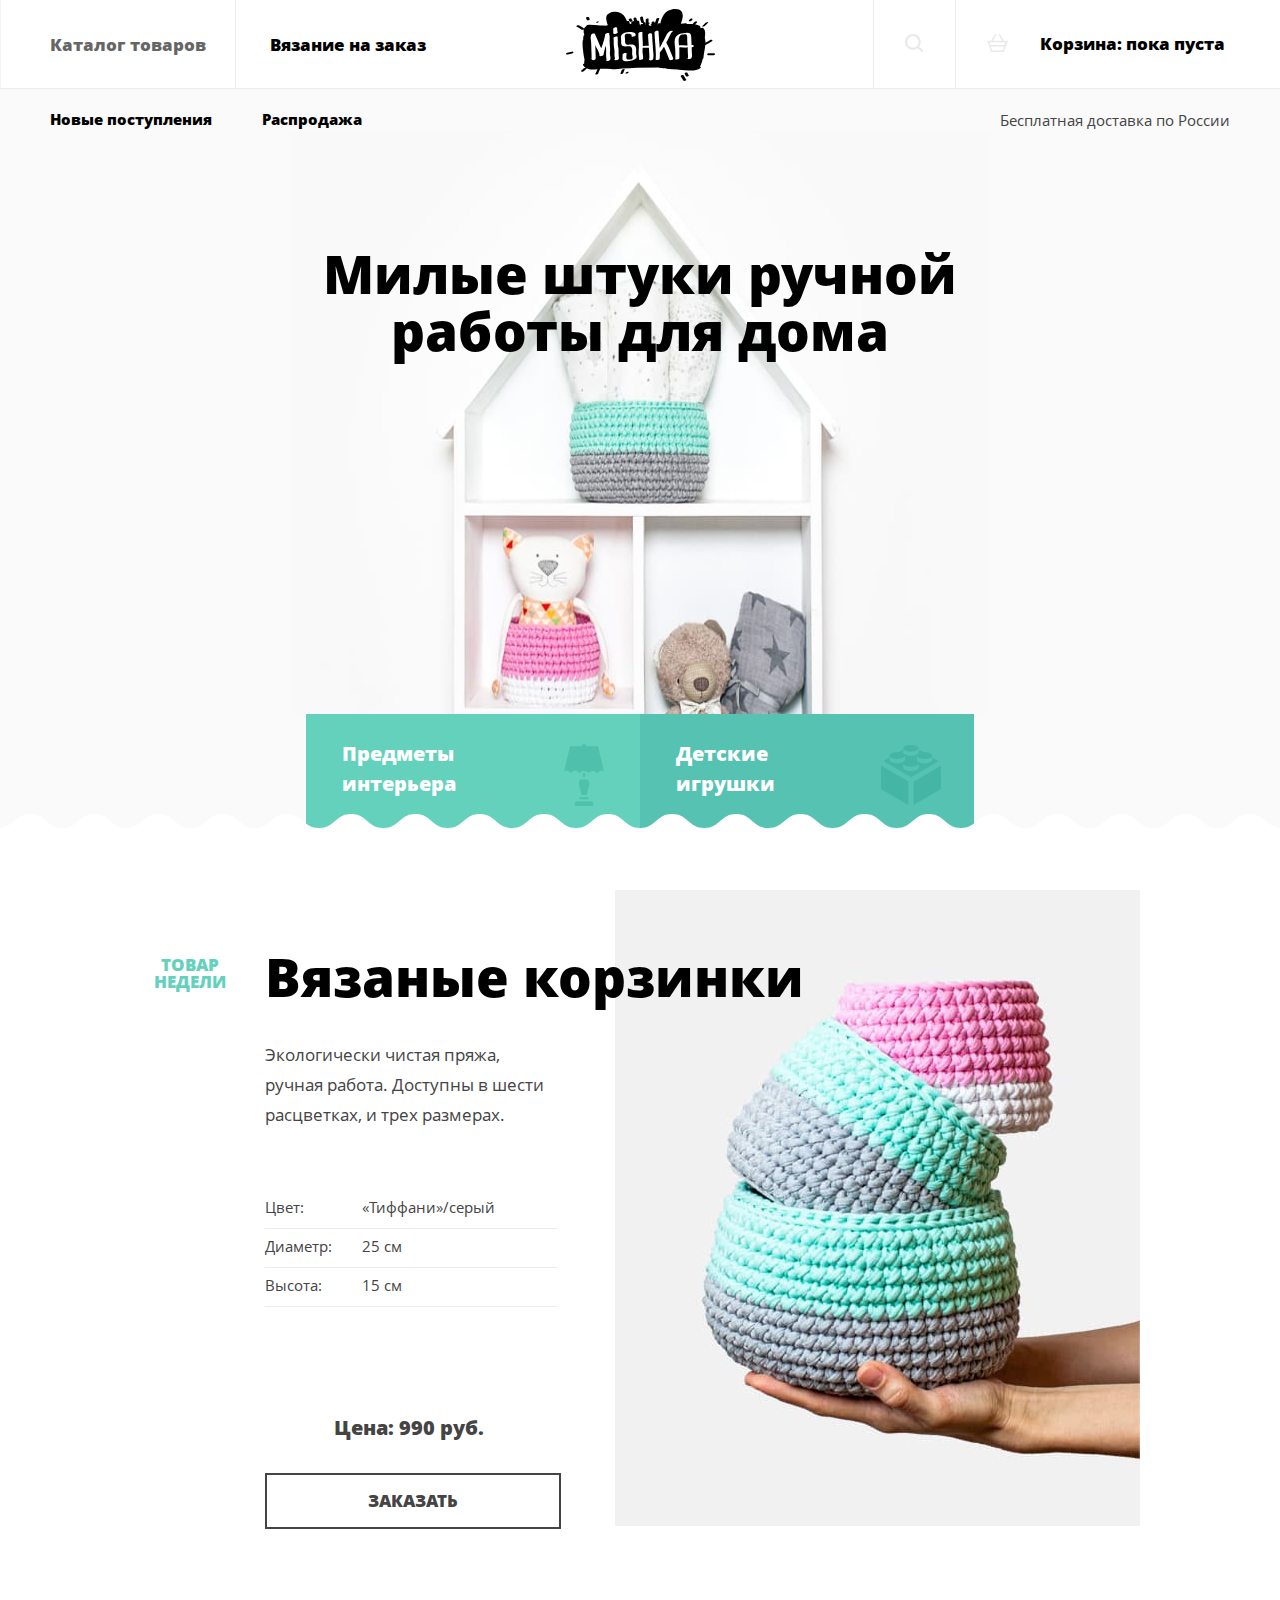
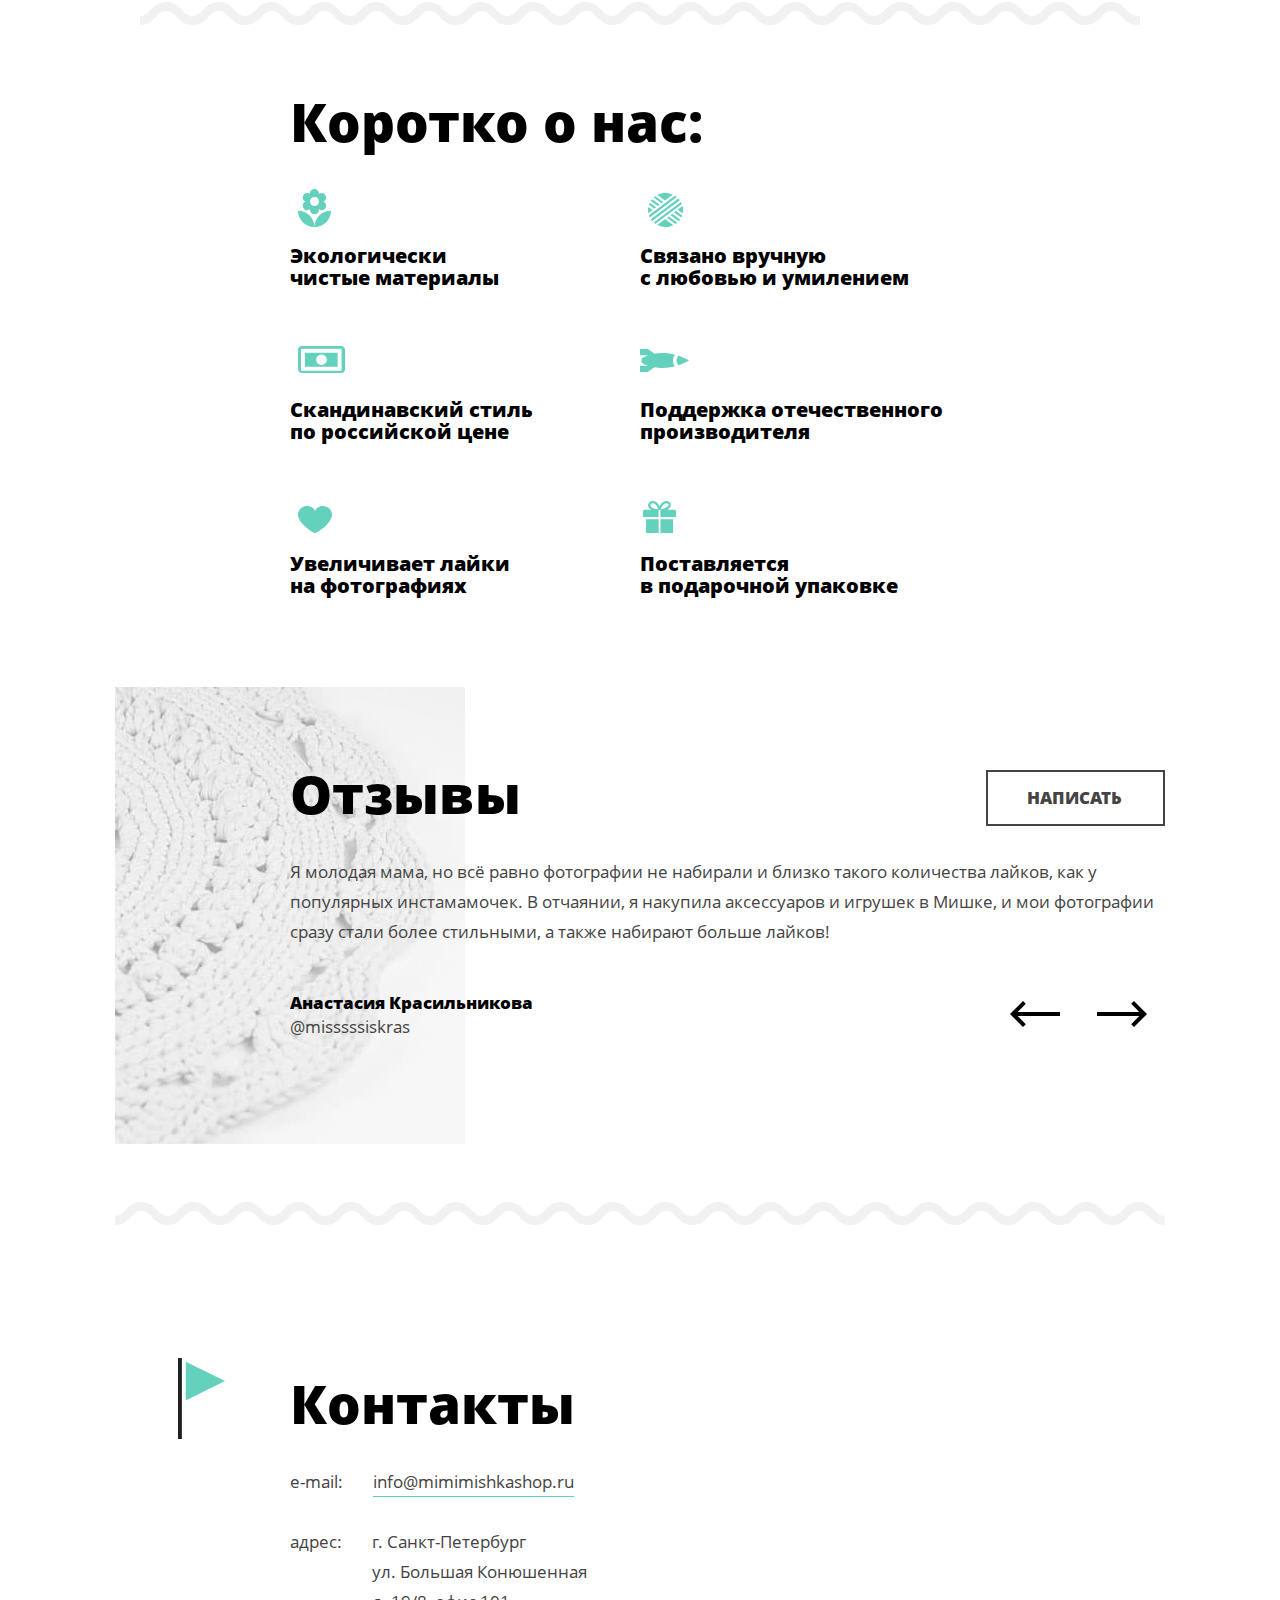
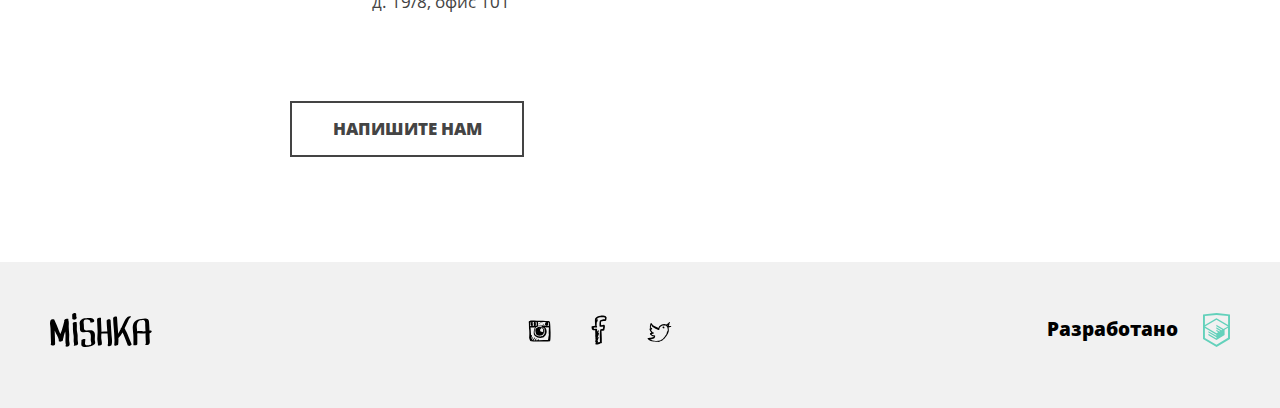
<file: index.html>
<!DOCTYPE html>
<html class="page" lang="ru">
<head>
    <meta charset="UTF-8">
    <title>Mishka</title>
    <link rel="stylesheet" href="header.css" type="text/css">
    <link rel="stylesheet" href="page.css" type="text/css">
    <link rel="stylesheet" href="footer.css" type="text/css">
    <link rel="stylesheet" href="fonts\fonts.css">
    <link rel="stylesheet" href="global.css">
</head>
<body class="page__body">
  <div class="wrapper">
    <header class="page-header">
      <div class="page-header__logo-wrapper">
        <a class="page-header__logo-item" href="index.html">
          <picture>
            <source media="(min-width: 1150px)" srcset="img\header\mishka-logo-desktop.svg">
            <source media="(min-width: 768px)" srcset="img\header\mishka-logo-tablet.svg">
            <img class="page-header__logo-icon" src="img\header\mishka-logo-mobile.svg" alt="Логотип">
          </picture>
        </a>
      </div>
      <nav class="page-header__main-nav page-header__main-nav--opened page-header__main-nav--nojs">
        <button class="main-nav__toggle" type="button"><span class="visually-hidden">Открыть меню</span></button>
        <ul class="main-nav__list">
          <li class="main-nav__list-item">
            <a class="main-nav__list-link" href="catalog.html"><span class="main-nav__list-intro">Каталог товаров</span></a>
          </li>
          <li class="main-nav__list-item">
            <a class="main-nav__list-link" href="form.html"><span class="main-nav__list-intro">Вязание на заказ</span></a>
          </li>
        </ul>
        <ul class="nav__list">
          <li class="nav__list-item">
            <a class="nav__list-link link-search" href="#">
              <div class="list-link__wrapper">
                <span class="nav__list-intro icon-search">Поиск по сайту</span>
                <svg class="nav__list-icon" width="18" height="18" fill="none" xmlns="http://www.w3.org/2000/svg" alt="Поиск"><path opacity=".2" d="m17.6932 16.0568-3.4773-3.4773C15.2386
                11.25 15.75 9.6136 15.75 7.875 15.75 3.4773 12.2727 0 7.875 0S0 3.4773 0 7.875s3.4773 7.875 7.875 7.875c1.7386 0
                3.375-.6136 4.7045-1.5341l3.4773 3.4773c.2046.2045.4091.3068.8182.3068.6136 0 1.125-.5114 1.125-1.125
                0-.2045-.1023-.5114-.3068-.8182ZM2.25 7.875c0-3.0682 2.5568-5.625 5.625-5.625S13.5 4.8068 13.5 7.875 10.9432 13.5
                7.875 13.5 2.25 10.9432 2.25 7.875Z"/></svg>
              </div>
            </a>
          </li>
          <li class="nav__list-item">
            <a class="nav__list-link" href="#">
              <div class="list-link__wrapper">
                <span class="nav__list-intro">Корзина: пока пуста</span>
                <svg class="nav__list-icon" width="21" height="18" fill="none" xmlns="http://www.w3.org/2000/svg" alt="Корзина"><path opacity=".2" d="M20.1884
                  6.8572h-3.5507L13.1884.3809c-.2029-.381-.6087-.4761-1.0145-.2857-.4058.1905-.5072.5715-.3043.9524l3.1449
                  5.8096H5.7826l3.145-5.8096c.2028-.381 0-.7619-.3044-.9524-.4058-.1904-.8116 0-1.0145.2857L4.1594 6.8572H.8116C.4058 6.8572 0
                  7.1429 0 7.619c0 .381.3043.762.8116.762h.2029l.913 2.8571c-.2029.0952-.3043.2857-.3043.5714 0 .381.3043.6667.7101.6667L4.058
                  18h12.884l1.7247-5.5238c.4058 0 .7101-.2857.7101-.6667 0-.1905-.1014-.4762-.3043-.5714l.913-2.8572h.2029c.4058 0
                  .8116-.2857.8116-.7619 0-.4761-.4058-.7618-.8116-.7618Zm-4.5652 9.619H5.0725L3.855 12.381H16.942l-1.3188
                  4.0952Zm1.6232-5.5238H3.3478l-.8116-2.6667H18.058l-.8116 2.6667Z" />
                </svg>
              </div>
            </a>
          </li>
        </ul>
        <ul class="nav-des__list">
          <li class="nav-des__list-item">
            <a class="nav-des__list-link" href="#"><span class="nav-des__list-intro">Новые поступления</span></a>
          </li>
          <li class="nav-des__list-item">
            <a class="nav-des__list-link" href="#"><span class="nav-des__list-intro">Распродажа</span></a>
          </li>
        </ul>
        <div class="page-header__intro">
          Бесплатная доставка по России
        </div>
      </nav>
    </header>
    <script>
      var navMain = document.querySelector('.page-header__main-nav');
      var navToggle = document.querySelector('.main-nav__toggle');

      navMain.classList.remove('page-header__main-nav--nojs');

      navToggle.addEventListener('click', function(){
        if (navMain.classList.contains('page-header__main-nav--closed')){
          navMain.classList.remove('page-header__main-nav--closed');
          navMain.classList.add('page-header__main-nav--opened');
        } else {
          navMain.classList.add('page-header__main-nav--closed');
          navMain.classList.remove('page-header__main-nav--opened');
        }
      });
    </script>
    <main class="page-main">
      <div class="page-main__title-wrapper">
        <h1 class="page-main__title">
          Милые штуки ручной<br> работы для дома
        </h1>
      </div>
      <div class="page-main__product-categories">
        <div class="product-categories__wrapper">
          <a class="product-categories__list-link interior-items" href="#">
            <span class="list-link__intro">Предметы интерьера</span>
            <img class="interior-items__icon" src="img/page/interior.svg" alt="предметы интерьера">
          </a>
          <a class="product-categories__list-link toys" href="#">
            <span class="list-link__intro">Детские игрушки</span>
            <img class="toys__icon" src="img/page/toys.svg" alt="Детские игрушки">
          </a>
        </div>
        <picture>
          <source media="(min-width: 1440px)" srcset="img/page/des/zigzag-desktop.svg">
          <img class="product-categories__icon-item" src="img/page/tab/zigzag.svg" alt="зигзаг">
        </picture>
      </div>
      <section class="page-main__product-card">
        <div class="product-card__wrapper">
          <h2 class="product-card__title">Вязаные корзинки</h3>
          <h3 class="product-card__category-title">Товар недели</h3>
          <p class="product-card__discription-intro">
            Экологически чистая пряжа, ручная работа. Доступны в шести расцветках, и трех размерах.
          </p>
          <dl class="product-card__discription discription">
            <div class="discription__point">
              <dt class="discription__point-name">Цвет:</dt>
              <dr class="discription__point-info">«Тиффани»/серый</dr>
            </div>
            <div class="discription__point">
              <dt class="discription__point-name">Диаметр:</dt>
              <dr class="discription__point-info">25 см</dr>
            </div>
            <div class="discription__point">
              <dt class="discription__point-name">Высота:</dt>
              <dr class="discription__point-info">15 см</dr>
            </div>
          </dl>
          <img class="product-card__picture" src="img/page/triple-set.jpg" srcset="img/page/triple-set@2x.jpg 2x" alt="Вязаные корзинки">
          <p class="product-card__price">
            Цена: 990 руб.
          </p>
          <a class="product-card__button button popup-link" href="#popup">
            <span class="button-intro"> Заказать</span>
          </a>
        </div>

        <div id="popup" class="popup">
          <div class="popup__body">
            <div class="popup__content">
              <a class="popup__close close-popup" href="##">X</a>
              <div class="popup__title">Заголовок модального окна</div>
              <div class="popup__text">Текст модального окна</div>
            </div>
          </div>
        </div>
        <script src="popup.js"></script>


      </section>
      <section class="page-main__about-us">
        <h2 class="about-us__title"> Коротко о нас: </h2>
        <ul class="about-us__discription">
          <li class="about-us__discription-item one">Экологически <br> чистые материалы</li>
          <li class="about-us__discription-item two">Скандинавский стиль <br> по российской цене</li>
          <li class="about-us__discription-item three">Увеличивает лайки <br> на фотографиях</li>
          <li class="about-us__discription-item four">Связано вручную <br> с любовью и умилением</li>
          <li class="about-us__discription-item five">Поддержка отечественного производителя</li>
          <li class="about-us__discription-item six">Поставляется <br> в подарочной упаковке</li>
        </ul>
      </section>
      <section class="page-main__reviews">
        <div class="page-main__reviews-wrapper">
          <h2 class="page-main__reviews-title"> Отзывы </h2>
          <div class="page-main__review">
            Я молодая мама, но всё равно фотографии не набирали и близко такого количества лайков, как
            у популярных инстамамочек. В отчаянии, я накупила аксессуаров и игрушек в Мишке,
            и мои фотографии сразу стали более стильными, а также набирают больше лайков!
          </div>
          <p class="page-main__review-author">
            <span class="review-author__name">Анастасия Красильникова</span>
            <br> @misssssiskras
          </p>
          <div class="reviews-slider__button">
            <button class="reviews-slider__prev" type="button"></button>
            <button class="reviews-slider__next" type="button"></button>
          </div>
          <a class="page-main__review-button button" href="#">
            <span class="button-intro"> Написать</span>
          </a>
        </div>
      </section>
      <section class="page-main__contacts contacts">
        <div class="page-main__contacts-wrapper">
          <h2 class="page-main__contacts-title"> Контакты </h2>
          <dl class="page-main__contacts-items">
            <div class="page-main__contacts-item">
              <dt class="page-main__contacts-mail contacts-item__name">e-mail:</dt>
              <dr class="contacts-mail__intro">
                <a class="contacts-mail__intro-link" href="#">info@mimimishkashop.ru</a>
              </dr>
            </div>
            <div class="page-main__contacts-item">
              <dt class="page-main__contacts-address contacts-item__name">адрес:</dt>
              <dr class="contacts-address__intro">г. Санкт-Петербург <br> ул. Большая Конюшенная <br> д. 19/8, офис 101</dr>
            </div>
          </dl>
        </div>
        <div class="contacts-map__wrapper">
          <div id="map" class="page-main__contacts-map js-map">
            <script src="https://api-maps.yandex.ru/2.1/?lang=ru_RU&amp;apikey=d3330af5-6cea-4dac-9cd5-9641ea25615a" type="text/javascript"></script>
            <script src="map.js"></script>
          </div>
          <a class="page-main__contacts-button button" href="#">
            <span class="button-intro">Напишите нам</span>
          </a>
        </div>
      </section>
    </main>
    <footer class="page-footer">
      <div class="page-footer__wrapper">
        <a class="page-footer__logo-item" href="index.html">
          <svg class="page-footer__logo" role="img" alt="логотип" width="102" height="34" fill="none" xmlns="http://www.w3.org/2000/svg">
            <path d="M19.2204 21.3813c-.1-2.6851-.5-5.2708-.5-7.9558 0-2.1879.4-4.3757-.4-6.4641 0-.199.1-.4973.1-.6962.2-.9945-3.3-.4972-3.8.4973-.3.2983-.5.5966-.4.9944 0 .0995.1.199.1.2984-.7 3.1823-1.6 6.2652-2.6 9.3481-.4 1.1933-.9 2.2873-1.3 3.4806-.6-1.0939-1.2-2.1878-1.6-3.3812-1.4-3.3812-2.6-6.8619-4.3-10.1437.2-1.4917-3.2-1.3922-3.9 0-.8 1.6907-.7 3.3813-.4 5.1713.3 1.989.4 3.9779.4 6.0663 0 3.9779.4 7.8564.4 11.8343-.4.3978-.5.895-.1 1.3923.2.1989.4.3978.6.4972 1 .6962 3.6.0995 3.6-1.2928 0-4.0774-.3-8.1547-.4-12.3315v-1.1934c.1.0995.1.2984.2.3978.6 1.5912 1.3 3.1823 2.2 4.674.9 1.4918 1.3 3.0829 1.8 4.6741-.2.1989-.3.4972-.2.6961 0 .1989.1.2984.3.3978.6.4973 1.8.2984 2.5 0 .3-.0994.6-.2983.8-.3978.3-.1989.9-.6961.7-1.1934 0-.0994-.1-.1988-.1-.2983.5-1.2928.7-2.5856 1-3.8785.3-1.3922.8-2.7845 1.3-4.0773.1.5967.1 1.1934.2 1.8895.2 2.5856 0 5.0718 0 7.558 0 .7956.1 1.5912.2 2.4862.1.2984.4 1.7901.3 1.8895-.8.4973-.6 1.0939.2 1.2928.9.1989 2.1-.0994 2.8-.6961 1.2-1.0939.6-2.7845.4-4.1768-.5-2.3867 0-4.9724-.1-7.3591ZM27.6201 22.0776c-.1-1.9889-.8-3.8784-.8-5.8674 0-2.2873.2-4.5746-.2-6.8619-.1-.6961-4.1.0995-3.9.9945.3 2.0884.2 4.1768.2 6.3647 0 1.9889.5 3.8784.7 5.8674.3 2.0884-.1 4.1768.1 6.1657.1.9945.8 2.6851.1 3.5802-.4.4972 1.5.2983 1.6.2983.8-.0995 1.8-.3978 2.3-.9945.7-.7956.2-2.3867.1-3.3812-.3-1.989-.1-4.1768-.2-6.1658ZM43.9205 18.7956c-2.1-2.7845-5.9-.7955-8.6-1.4917-1.4-.3978-1.4-2.2873-1.4-3.3812 0-1.3923-.1-2.6851-.3-4.0774-.1-1.0939 0-2.0884.7-2.884.1-.0994.9-.2983.8-.2983.4-.0994.7-.0994 1.1-.0994 1.5-.0995 4.6.1989 4 2.4862-.3.9944 3.6.3978 3.9-.5967 1.2-4.5746-7.3-3.6796-9.7-3.0829-2.2.5967-4.6 1.79-4.8 4.3757-.1 1.1934.3 2.3867.3 3.5801.1 1.3923-.2 2.7846.3 4.0774 1.1 2.9834 5.5 1.5911 7.8 1.6906 3.8.2983 2.7 5.4696 2.7 7.8564 0 1.2928 1.2 3.3812.2 4.4751-.6.6961-2 .6961-2.8.7956-.8.0994-2.2.2983-2.7-.4973-1-1.3922.1-3.779-.1-5.3701-.1-.8951-4.1-.0995-3.9.9944.3 2.5857-1.4 6.0664 2.4 6.5636 2.4.2983 5.2-.1989 7.5-.895 1.2-.3978 2.3-.8951 3.2-1.7901 1-.895.7-2.2873.4-3.4807-.5-3.0828.9-6.4641-1-8.9503ZM61.3201 18.5966c-.1-3.779-.7-7.4585-.7-11.2375 0-1.989-4-1.2929-4 .2983 0 3.5801.5 7.1602.7 10.7403v.1989c-1.9 0-3.9.1989-5.9.1989.2-4.5746-.6-9.1492-.4-13.8232 0-.5967-3.9-.0995-3.9.9945-.2 4.4751.6 8.8508.5 13.326-.1 2.0884-.2 4.2762-.3 6.3646 0 1.094.2 2.1879.3 3.2818.1.9945.5 2.2873.2 3.2818-.2.7956 3.6.2983 3.9-.6962.5-1.79-.2-3.9779-.4-5.7679-.2-1.6906 0-3.4807.1-5.1713 2-.0995 4.1-.2983 6.1 0 .1 1.3923.2 2.7845.3 4.0774.1 1.1933.2 2.2872.2 3.4806 0 .9945.1 2.4862-.2 3.4807-.8 2.0884 3.1 1.8895 3.7.3978.7-1.8895.5-4.1768.4-6.1658-.2-2.4862-.6-4.8729-.6-7.2597ZM78.22 22.9729c-.9-2.7845-2.4-5.1713-3.6-7.7569 1-1.8895 2-3.8785 2.9-5.8674.8-1.7901 1.4-3.779 3.1-5.0719.6-.3978.6-.895-.3-.9945-.9-.0994-2.1.199-2.8.6962-1.4 1.2928-2.4 2.685-3.1 4.3757-.9 2.0884-1.9 4.0773-2.9 6.0663-.1.0994-.1.2983-.2.3978-.5.2983-.8.7956-.6 1.2928-.8 1.5912-1.6 3.0829-2.5 4.5746-.3-5.4696-1-11.0387-1.2-16.5083 0-1.2928-4-.4973-3.9.9944.2 6.8619 1.2 13.6244 1.3 20.4863v.0994c-.3.2984-.2.4973.1.5967 0 1.7901-.1 3.4807-.2 5.2707-.5.6962.5 1.094 1.1 1.094h.1c.7 0 2.6-.2984 2.7-1.3923.2-2.0884.3-4.1768.2-6.2652 1.6-1.6906 2.9-3.5801 4.1-5.5691.8 1.4917 1.5 2.9834 2 4.5746.9 2.6851 2.3 5.2707 3.1 7.9558.5 1.7901 4.5.6962 3.9-.9944-1-2.7846-2.4-5.2708-3.3-8.0553ZM101.721 18.3983c-.2-.7956-1.4-.7956-2.3003-.7956v-.9945c-.1-2.6851-.2-5.3702-.4-7.9558-.2-2.4862-1.6-3.2818-4-3.1823-2.4.0994-5.2.4972-7.5 1.3922-2.6.9945-4.1 2.884-4.6 5.6686-.5 2.9834.2 6.1657.4 9.1491.2 3.4807.1 6.9614.1 10.4421 0 .5966 3.9 0 3.9-.9945v-8.2542c0-.7956-.1-1.5911-.1-2.3867 1.4-.5967 3.7 0 5.1.0994 1.1.0995 2.2-.1989 3.2-.2983 0 2.2873.1 4.5746.2 6.8619 0 1.1933.5 3.4806-.4 4.4751-.4.4973 1.5.2984 1.6.2984.8-.0995 1.8-.3978 2.3-.9945.9003-1.0939.5-3.779.4-5.0718-.1-1.8896-.1-3.7791-.1-5.6686 1.1003-.1989 2.4003-.895 2.2003-1.79Zm-14.6003-.0995c-.1-1.1933-.2-2.4862-.3-3.6795-.2-2.2873.1-5.5691 2.3-6.9614.6-.3978 1.7-.2983 2.4-.3978 1-.1989 2-.3978 2.8.199 1.2.7955.9 3.6795.9 4.8729 0 1.9889.2 3.9779.3 5.9668-.6.0995-1.1.0995-1.7.0995-2.3-.1989-4.6-.5967-6.7-.0995ZM24.2204 6.663c.5-.0995 1-.1989 1.5-.4972l.2-.199c.5-.2983 1-.7955.7-1.3922-.5-1.094-.4-2.1879-.4-3.3812
            0-.9945-1-1.1934-1.8-1.1934-.7.0994-2.2.5967-2.2 1.4917 0 .9945-.1 1.989.1 2.9835 0 .0994-.1.1988-.1.3977-.1.199
            0 .3978.1.5967V5.8674c.1.199.2.3978.4.4973.6.2983 1.1.2983 1.5.2983Z"/>
          </svg>
        </a>
        <ul class="page-footer__social-list">
          <li class="social-list__item">
            <a class="social-list__link" href="#" >
              <svg class="social-list__link-icon social__link-instagram" role="img" alt="Мы в Инстаграм" width="23" height="22" id="icon_instagram"
                fill="none" xmlns="http://www.w3.org/2000/svg"><path d="M22.599 12.5999c0-2.4-.3-4.8-.3-7.1
                0-.8-.1-1.5-.2-2.3-.1-.3-.1-.7-.2-1.1-.3-.2-.2-.6-.5-.8-.4-.2-1.2-.1-1.7-.2-.7 0-1.3-.1-1.9-.2-1.9-.1-4-.1-6-.1s-4-.1-5.7-.4h-2.2c-.1
                0-.1.1-.2.1-.6 0-1.1.2-1.6.3-.2.1-.4.2-.7.3-.1.2-.5.1-.6.4-.2.2.2.5 0 .6v.9c.2.1 0 .6.1.8v1c0 1.3.1 2.4.1 3.7.5 2.8.4 6.5.1 9.4.2.6.4
                1.1.5 1.7.3.5.3 1.1.7 1.5.5.2 1.2.2 1.9.2.4.1.7.3 1.1.3 2.8-.2 5.5-.2 8.4-.2 2.7.2 5.8.2 8.3-.2.2-.1.1-.5.2-.8-.1-.4.2-.4.2-.8.2-2.1.2-4.5.2-7Zm-13-6.2c.8-.2 1.5-.3
                2.4-.3.7.1 1.3.3 1.9.5.1.2-.2.5.2.7.1 0 .1 0 .2.1.4 0 .8.2 1.1.4.5.1.5.5 1.1.4-.1.2-.1.5-.1.8.3 1.2.5 2.8.3 4.3-.2.2-.2.4-.3.7-.3.3-.5.8-.8
                1.1-.1.2-.3.4-.5.5-.1.2-.2.5-.5.5-.3.2-.6 0-.8-.1-.4.2-.9.3-1.2.6l-2.4-.3c-.2-.1-.5-.3-.8-.3-.2-.2-.5-.4-.8-.5-.1-.1-.3-.1-.5-.2-.2
                0-.2-.2-.5-.2-.1-.4-.4-.6-.5-1.1-.2-.3-.3-.8-.5-1.2 0-1.4.1-2.7.4-3.8.3-.6.8-1.1 1.1-1.7.2 0 .4-.1.4-.3.3.1.4-.1.7-.1.2 0
                .2-.3.4-.5Zm-1.7-2.7c-.1-.3-.1-.7-.1-1.1 0-.3.3-.3.3-.5 0-.1-.1-.1-.2-.1.1-.1.7-.1.8 0 .1.5-.4.5-.5.7 0 .2.3 0 .5.1 0 .9-.1 1.5 0 2.2h-.5c0
                .2.2.2.5.2-.1.3.1.4.1.6-.2.2-.7 0-1.1.1 0-.6.3-1.4.2-2.2Zm-.7-1.6c.1 0 .1 0 .2.1.2.3 0 .7-.1.9-.2-.2 0-.7-.1-1Zm.2
                1.8c-.1-.1-.2-.2-.2-.5.2.1.2.3.2.5Zm0 1.4c-.1.1-.1 0-.1-.2.1-.1.1.1.1.2Zm-.2.2c.2 0 .1.2.2.2 0 .2-.3.2-.4.1.1-.1.2-.2.2-.3Zm-2.3-1.2c0-.1
                0-.2-.1-.2-.1-.7.1-1.4 0-2 .3-.2.8 0 1.1-.1v1.1c-.1.1-.2.1-.4.1-.1.3.3.1.4.3 0 .9-.1 1.8.2 2.4-.6-.1-.9.1-1.4.1.1-.6 0-1.4.5-1.6 0-.1-.3
                0-.3-.1Zm-.5 0c-.2 0-.2-.5-.1-.6.3 0 .2.5.1.6Zm-.2 1c.1-.3 0-.3.1-.7.2 0 .2.8-.1.7Zm.2-2.1c-.3.1-.3-.3-.2-.4.3 0 .4.3.2.4Zm0-1.1c0
                .2-.1.2-.1.3-.2 0-.1-.2-.2-.2.1-.1.2-.1.3-.1Zm-.2 3.7c.1 0 .1.3-.1.2.1 0 .1-.1.1-.2Zm-.7-3.7c0 .3-.4.3-.4 0h.4Zm-1 .1c0
                .2-.3.2-.4.4-.2-.2.1-.5.4-.4Zm-.4.7c.2-.2.5-.4.7-.6 0-.1.1-.1.1-.2h.2c.1.4-.3.3-.3.5 0 .1-.1.1-.1.2 0 .3.1.6.1 1-.3 0-.3.3-.6.2
                0-.4-.2-.6-.1-1.1Zm.1 3.3V4.6c.2-.2.4-.4.6-.5.3.5.2 1.4.5 1.9-.4.1-.8.1-1.1.2Zm18.2 11.1c-.1 1-.2 2-.4 2.8-2.9.1-6 0-8.9.2-.2 0-.3
                0-.2-.2-.3 0-.3.2-.5.2.2-.3.4-.9.2-1.3-.8 0-.8.8-1.1 1.3-.7-.1-1.1.1-1.8.1.2-.7.7-1 .9-1.7-.4-.5-1 .1-1.2.5-.2.5-.6.8-.8 1.3h-1c.2-.5.5-.9.8-1.4.2-.5.6-.7.7-1.4-.2-.3-.4 0-.7 0-.1.2-.3.3-.4.5-.2.4-.5.7-.7 1.1-.2.2-.3 0-.5.2-.4.3-.6.7-1 1-.2-.1 0-.4.2-.4 0-.2-.1-.5.1-.6.1-.4.2-.6.4-.9.1-.7.5-1.2.7-1.9-.6.1-.7.6-1 1-.2.4-.5.8-.7 1.3-.2-.1 0-.6-.1-.8.1-.6.3-1.1.4-1.7.1-.2.2-.5.2-.8.2-.2 0-.6-.1-.8-.2 0-.4.1-.5.3-.2 0-.2.5-.3.3 0-2.6-.5-4.8-.5-7.4 0-.3-.2-.4-.2-.7 1.6 0 3.1.1 4.8.2-.1.1-.2.3-.3.4-.1.1-.2.2-.4.3-.6 1.7-1 4-.6 6.2.2.6.6 1 1 1.4.9.5 1.6 1.1 2.5 1.7 1.7.4 3.8.4 5.5 0 .2-.1.5-.2.7-.4 1.4-1.2 2.8-2.5 3-4.9v-1.4c-.2-1.6-.7-2.9-1.7-3.6.3-.2 1.1 0 1.7.1h.7c.4 0 .9-.1 1.4 0 .1.2.1.5.2.8-.1 1.7-.2 3.3-.2 5.1.1.5.1 1 .2 1.4-.2.8-.3 1.7-.5 2.6Zm.4-11.2c-.6-.1-1.2-.3-1.9-.4.1-.3.8 0 1-.2.4-.2.3-.9.3-1.5 0-.3.1-.6.1-1.1-.4-1-1.8-.4-2.9-.5-.2.7-.5 1.8-.3 2.7.2.5 1 .3 1.5.5-.1.3-.7.1-1 .1-.3-.1-.7-.1-1-.2-2.3.1-4.3 0-6.5.2.1-1.2.1-2.5-.1-3.6h3.1c-.3.4-.9.5-1.3.8-.4.2-.9.5-1.1.9.2.1.5-.2.8-.4.4-.1.5-.4.8-.5.4-.4 1.1-.6 1.7-.9.4 0 .7 0 1 .1 1.3 0 2.5.1 3.8.1.6.1 1.5.1 2 .3l.3.9c-.1 1-.3 1.8-.3 2.7Zm-5.9-3.7c0-.1.1-.1 0 0Zm0 0c-.5.2-1 .3-1.4.7.5-.2 1.1-.3 1.4-.7Zm1.1.6c0-.1.1-.1 0 0Zm-1.8.9c.7-.2 1.2-.6 1.7-.9-.4 0-.6.3-1 .4-.1.2-.5.2-.7.5Zm-.7-.8c-.1 0 .1.1 0 0Zm-.6.6c0-.1.1-.1 0 0Zm-.1.1c.1-.1.1 0 0 0 0-.1 0-.1 0 0Zm-.1 0c.1 0 .1 0 0 0 0-.1 0 0 0 0Zm-.8.6c.3-.1.6-.3.8-.6-.3.2-.6.4-.8.6Zm2.3 1c.5 0 .7-.4 1.2-.5.3-.3.8-.4 1-.8-.6 0-.8.4-1.2.5-.3.4-.8.5-1 .8Zm-2.3-1c-.3 0 0 .3 0 0Zm-.6.4c.1 0 .2 0 0 0 0 0 .1-.1 0 0Zm2.9.6c-.2.1 0 .1 0 0Zm-1.2 1.8c-.2-.2-.7-.2-1-.4-.7 0-1.2.1-1.7.2-.3.2-.6.3-.9.5-.3.2-.4.4-.8.5-.2.2-.4.5-.7.6 0 .2-.2.3-.3.4-.1.1-.1.3-.2.4 0 .1 0 .3-.1.3.1 1.5.3 2.9.7 4.2.3.6 1 .8 1.4 1.3.6.3 1.3.4 2.1.5.3-.1.6-.1.9-.1 1.2-.2 2.1-.7 2.8-1.4.1-.3.3-.5.5-.7-.3-.7.3-1.1.5-1.6 0-1.3-.2-2.5-.6-3.4-.3-.6-.9-.8-1.4-1.1-.1 0-.2 0-.2-.1-.2-.1-.7-.2-1-.1Zm-3.4 4.4c-.1-.1-.1-.2-.2-.4.3-.1.2.2.2.4Zm.1.3c0-.1.1 0 0 0 0 .1 0 .2 0 0Zm.4-2.1c0-.1.1 0 0 0 0 .1.1.1 0 0Zm1.7-2.1c-.2.3 0 .6.1.8-.3 0-.6-.8-.1-.8Zm.4 3.9c-.1 0 0 0 0 0 0 .1.1 0 0 0Zm.7 2.9c0-.1.1 0 .2 0 0 .1-.2.1-.2 0Zm2.2-2.5c-.2-.1-.1.2-.4.2.1-.2.1-.3.2-.5.2 0 .3.1.2.3Zm-1.1-3.8c.2.1.4.2.6.4.1.2.2.4.4.5.1.8.2 1.5.2 2.4-.3.1-.4.3-.7.4-.8 0-1.4-.2-1.9-.5-.2-.3-.4-.5-.5-.8v-1.1c.2-.2.3-.4.5-.6.2-.1.5-.2.5-.6 0-.1-.1-.1-.1-.2.2
                0 .2.2.4.2s.3-.2.6-.1Z" />
              </svg>
            </a>
          </li>
          <li class="social-list__item">
            <a class="social-list__link" href="#">
              <svg class="social-list__link-icon social__link-facebook" role="img" alt="Мы в Фейсбуке" width="16" height="30" fill="none" xmlns="http://www.w3.org/2000/svg">
                <path d="M12.3025 5.9425c.9989 0 1.9979 0 2.6971-.3125.3996-.8333.5994-1.979.5994-3.1249-.1998 0-.0999-.3125-.1998-.4166 0-.2083-.2997-.2083-.2997-.4167-.2996-.2083-.4994-.4166-.6992-.625C13.701.8386 13.0018.7345 12.2026.526c-.7991 0-1.898-.1041-2.5972.1042-2.5972 0-3.9957 1.1458-5.2944 2.5 0 .104 0 .2082-.0999.2082-.5993 1.6666-.0998 3.7499-.1997 5.8332.0998.4166.0998 1.0416.1997 1.4582-.9989.3125-2.1976.4167-3.3963.5209-.2997.3124-.1998 1.1458-.1998 1.7707.0999.625.2997 1.1458.3996 1.6666.1997.2084.5993.4167.7991.5209.0999 0 .0999.1041.0999.1041.4995.3125 1.4984 0 2.2975.1042-.0998 2.0832.2997 4.0623 0 5.9373 0 .3125.2997.4166.1998.8333 0 1.0416-.0999 2.0832.1998 2.8124-.2997.5208-.4994 1.0416-.3996 1.8749.1 0 .1.2083.1.3125-.1.5208.5993.2083.4994.7291.1998.5208-.3996.2083-.3996.5208v.9375c.4995.3125 1.4984.2083 2.2976.2083.899-.4166 2.1976-.5208 2.797-1.2499.4995.2083.899 0 1.1987-.2083 0-.3125.2997-.3125.1998-.7292 0-.3125-.1998-.5208-.0999-.9375v-3.0207c-.1998-2.3957 0-5.104-.2997-7.4997.8991-.1042 1.898-.1042 2.5973-.4167.3995-.5208.3995-1.2499.4994-1.9791.1998-.2083.1998-.6249.1998-1.0416.1998-.2083.0999-.7291.0999-1.1458-.0999-.625-.1998-1.354-.7991-1.4583-.8991-.2083-1.9979.625-2.9968.3125 0-1.1458-.2997-2.3957 0-3.5415.7991-.2083 1.4984-.4167 2.1976-.625Zm-3.796 4.9998c.1.3125.2997.5208.3996.7292.1 0 .1998 0 .1998.1041 1.1987.1042 2.1977-.1041 3.0967-.3125 0 1.0417-.2997 1.7708-.4994 2.6041-.6993 0-1.4984.3125-1.998.2083-.2996.2084-.3995.5209-.5993.7292 0 .4166.1.5208 0 .8333-.1998.1042-.0999.625-.1998.8333v1.5624c.1.3125-.0999.3125-.0999.5209v3.6457c-.0998.3124.1.3124.1.5208v3.1249c.0998.3124-.1.8333.0998.9374-.0999.4167-.3995 0-.7991.1042-.4995.1041-.899.4166-1.4984.4166.0999-.4166.2997-.6249.2997-1.1458 0-.4166-.3996-.3124-.4995-.5208.1998-.6249.5994-1.1458.6993-1.8749.1997-.5208.6992-1.3541.2996-1.8749-.4994-.1042-.4994.3125-.7991.4166 0 .1042 0 .2083-.1.2083 0 .1042 0 .2084-.0998.2084-.1998.1041 0 .1041 0 0 0-.1042 0-.2084.0999-.2084 0-.1041 0-.2083.0999-.2083v-.3125c.3996-.6249.6992-1.2499.7991-2.0832.1998-.3125.2997-.7292.3996-1.0417.1998-.3124.2997-.9374.0999-1.2499-.4995 0-.7991.3125-.899.7291-.2997-.2083.1997-.4166.0998-.7291.1-.2083.1998-.625.2997-.8333.1998-.4167.5994-1.3541 0-1.6666-.3995 0-.5993.2083-.6992.5208-.1998.2083-.3996.4166-.4995.7291-.3996-.1041-.0999-.7291-.1998-1.1458-.0999-.5208.1-.9374 0-1.2499-.5993-.8333-1.9978-.1042-3.1966-.3125-.0999-.3125-.1998-1.0416-.0999-1.25.999-.1041 2.4974.2084 3.1966-.2083 0-.1041 0-.2083.1-.2083.0998-.7292-.2998-1.0416-.4996-1.4583.1998-.8333 0-2.0832.1-3.1249.1997-.1041.2996-.4166.4994-.625.1-1.0416.6993-1.5624.6993-2.604-.2997 0-.5994-.1042-.5994.2083-.2997-.1042-.3996.5208-.4995.2083-.0998-.5208.1998-.625.2997-1.0416.5994-.4167 1.1987-.8333 1.898-1.25 1.6982-.2083 4.5951-.4166
                6.0935.2084.0999.625-.2997.9374-.1998 1.5624h-1.4984c-1.0988.2083-1.9979.7291-2.9968
                1.0416-.1998.1042-.2997.3125-.4995.4167 0 .4166-.1997.625-.2996 1.0416-.2997 1.4583-.1 2.7082-.1 4.1665Z"/>
              </svg>
            </a>
          </li>
          <li class="social-list__item">
            <a class="social-list__link" href="#">
              <svg class="social-list__link-icon social__link-twitter" role="img" alt="Мы в Твиттер" id="icon_twitter" width="25"
                height="22" fill="none" xmlns="http://www.w3.org/2000/svg"><path d="M24.225 4.3001c-.2-.4-.9-.3-1.4-.4h-1.1c.1-.4.3-.6.5-1 .1-.4.3-.7.2-1.3l.3-.6c.1-.1.2-.5.1-.7-.1-.2-.3-.2-.6-.2-.1 0-.2.1-.2.1-.4.4-.8 1-1.3 1.4h-.1c-.1 0 0 0-.1.1s-.3.2-.4.2c-.3.2-.5.4-.9.5-.5-.2-1.2-.3-1.9-.4-1.2.1-2.3.2-3 .7-.9.3-1.5 1-2.1 1.6 0 .3-.3.4-.4.7 0 0 0 .1-.1.1 0 .2-.1.3-.1.5 0 .1.2.4 0 .5-.8-.1-1.5-.6-2.1-1-.7-.4-1.5-.6-2.1-1.1-.7-.3-1.3-.8-1.8-1.3-.2-.3-.5-.5-.7-.9-.4-.2-.2-.9-.7-.9-.3 0-.3.2-.4.4-.1.2-.4.2-.4.5 0 0 0 .1-.1.1-.2 1.1-.5 2-.5 3.3.1.4.3.7.6 1-.4.1-.7.2-.9.5-.1 1.1.4 1.6.7 2.3.1.4.4.7.6 1 0 .2.2.3.3.4 0 .1.1.1.1.2s.3.2.1.2c-.4.1-1 .1-1.3.4-.1.3-.1.8 0 1.1 0 .2.3.3.3.5.5.4 1.1.7 1.6 1.1.6.2 1.2.3 1.9.4-.1.3-.3.6-.6.7-.8.4-1.8.5-2.7.7-.6 0-1 .2-1.6.2-.3.1-.9.1-1.1.2l-.2.2c-.1.4.1.7.4.9 0 .3.2.3.4.4.1.2.3.3.4.4.5.5 1.3.8 1.9 1.1.8.2 1.6.4 2.5.5.9.1 1.9.1 2.8.2h1c.5.1 1.2.1 1.9.1.1-.1.3-.1.5-.1.5-.3 1.2-.4 1.6-.7.6-.2 1-.6 1.6-.9.9-.8 1.9-1.3 2.5-2.4.2-.2.4-.4.4-.7.3-.2.4-.5.6-.7.4-.4.7-.9 1-1.4.3-.5.6-1.1.9-1.6 0-.4.3-.5.3-.9.2-.2.2-.7.4-.9 0-.3 0-.4.1-.6 0-1.3 0-2.4-.3-3.4.6-.2 1.2-.3 1.6-.6.8.3 1.3-.1 1.1-.7Zm-3.4 4c-.2.9-.6 1.4-1 2 .1.4-.1.5-.1.9-.2.3-.3.7-.4 1-.2.3-.3.6-.5.9-.4.5-.8 1.1-1.2 1.6-.4.6-.9 1-1.3 1.5s-.9.9-1.4 1.3c-.5.2-.9.4-1.3.7-.2.1-.5.2-.7.3-.2.1-.5.1-.7.3-1.1.1-2.3.2-3.6.1-1-.1-2.1-.2-3-.4-.9-.2-1.5-.7-2.3-1 .2-.2.6-.2 1-.2 0-.2.4 0 .4-.1.3.1.3-.1.5-.1.6-.2 1.2-.3 1.7-.6.3-.1.4-.4.7-.6 0-.2.1-.3.2-.4 0-.3.2-.4.1-.8.1-.2.3-.3.3-.7-.1-.1-.1-.3-.3-.4 0-.2-.4-.1-.4-.2-.3 0-.4 0-.6-.1-.2 0-.5.1-.5-.1-.8 0-1.3-.4-1.9-.7.4-.3 1-.4 1.3-.7.5-.1 1.1-.1 1.1-.7 0-.7-.8-.7-1.3-.8-.8-.7-1.2-1.7-1.8-2.5.2-.2.6-.2.7-.4.5.1.5-.3.7-.5 0-.5-.3-.6-.6-.8-.3-.2-.5-.5-.7-.7 0-.8 0-1.7.1-2.4.1 0 .1 0 .1.1.2.4.6.8.8 1.2.5.4.9.9 1.6 1.1.5.4 1.1.6 1.6 1 .6.3 1.2.6 1.7.9.7.2 1.1.7 2 .6l.6-.3c.3-.5-.1-1.1.1-1.6.3-.7.8-1 1.3-1.5.3-.2.6-.3.8-.5.3-.1.7-.2 1-.4.4 0 .7-.1 1-.1h1.3c.2.1.5.1.7.1.2.1.4.3.7.4.8.7 1.3 1.7 1.4 3 0 .3.1.7.1 1.3Zm.3-5.6c-.1.3-.2.7-.6.8 0-.1-.1-.1-.1-.2 0-.2.2-.2.3-.3.1-.1.2-.3.4-.3.1 0 0-.1 0 0Zm-5.5 3c.2.1.3.3.5.4.1.2.3.3.6.4 0-.2.3 0 .4-.2.2 0 .2-.2.3-.3
                0-.5-.1-1-.4-1.3-.7-.5-1.7 0-1.4 1Z"/></svg>
            </a>
          </li>
        </ul>
        <div class="page-footer__copyrigh-wrapper">
          <a class="page-footer__copyright copyright" href="#">
            <span class="copyright__text">Разработано</span>
            <svg class="copyright__logo" role="img" alt="логотип"  width="27" height="34" fill="none" xmlns="http://www.w3.org/2000/svg">
              <path d="M13.6506 0h-.1004L0 1.3959v24.6276L13.5502 34 27 26.0235V1.3959L13.6506 0Zm11.4423 12.0645-11.5427-6.78v-.0998h-.1004l-.1004-.0997v.0998L1.9071 12.0645V3.0909l11.5427-1.1965L25.0929 3.091v8.9736ZM13.4498 6.7801l11.5428 6.6803-4.5168 2.5924-7.1264-4.1877v1.3959l5.922 3.4897-.9034.4986-5.0186-2.9912v1.3959l3.8142 2.2932-.803.4985-3.0112-1.7947v1.3959l1.9071 1.0968-1.8067 1.0968-11.4424-6.6804 11.4424-6.78ZM1.9071 15.0557l11.4423 6.7801v.997l-7.9293-4.6862v1.3959l8.0297 4.7859v1.0968L5.4201 20.739v1.3959l8.0297 4.7859 8.1301-4.8856v-5.1848l3.4127-1.9941v9.9707l-11.5428
              6.8797-11.5427-6.78v-9.871Z"/>
            </svg>
          </a>
        </div>
      </div>
    </footer>
  </div>
</body>
</html>
</file>
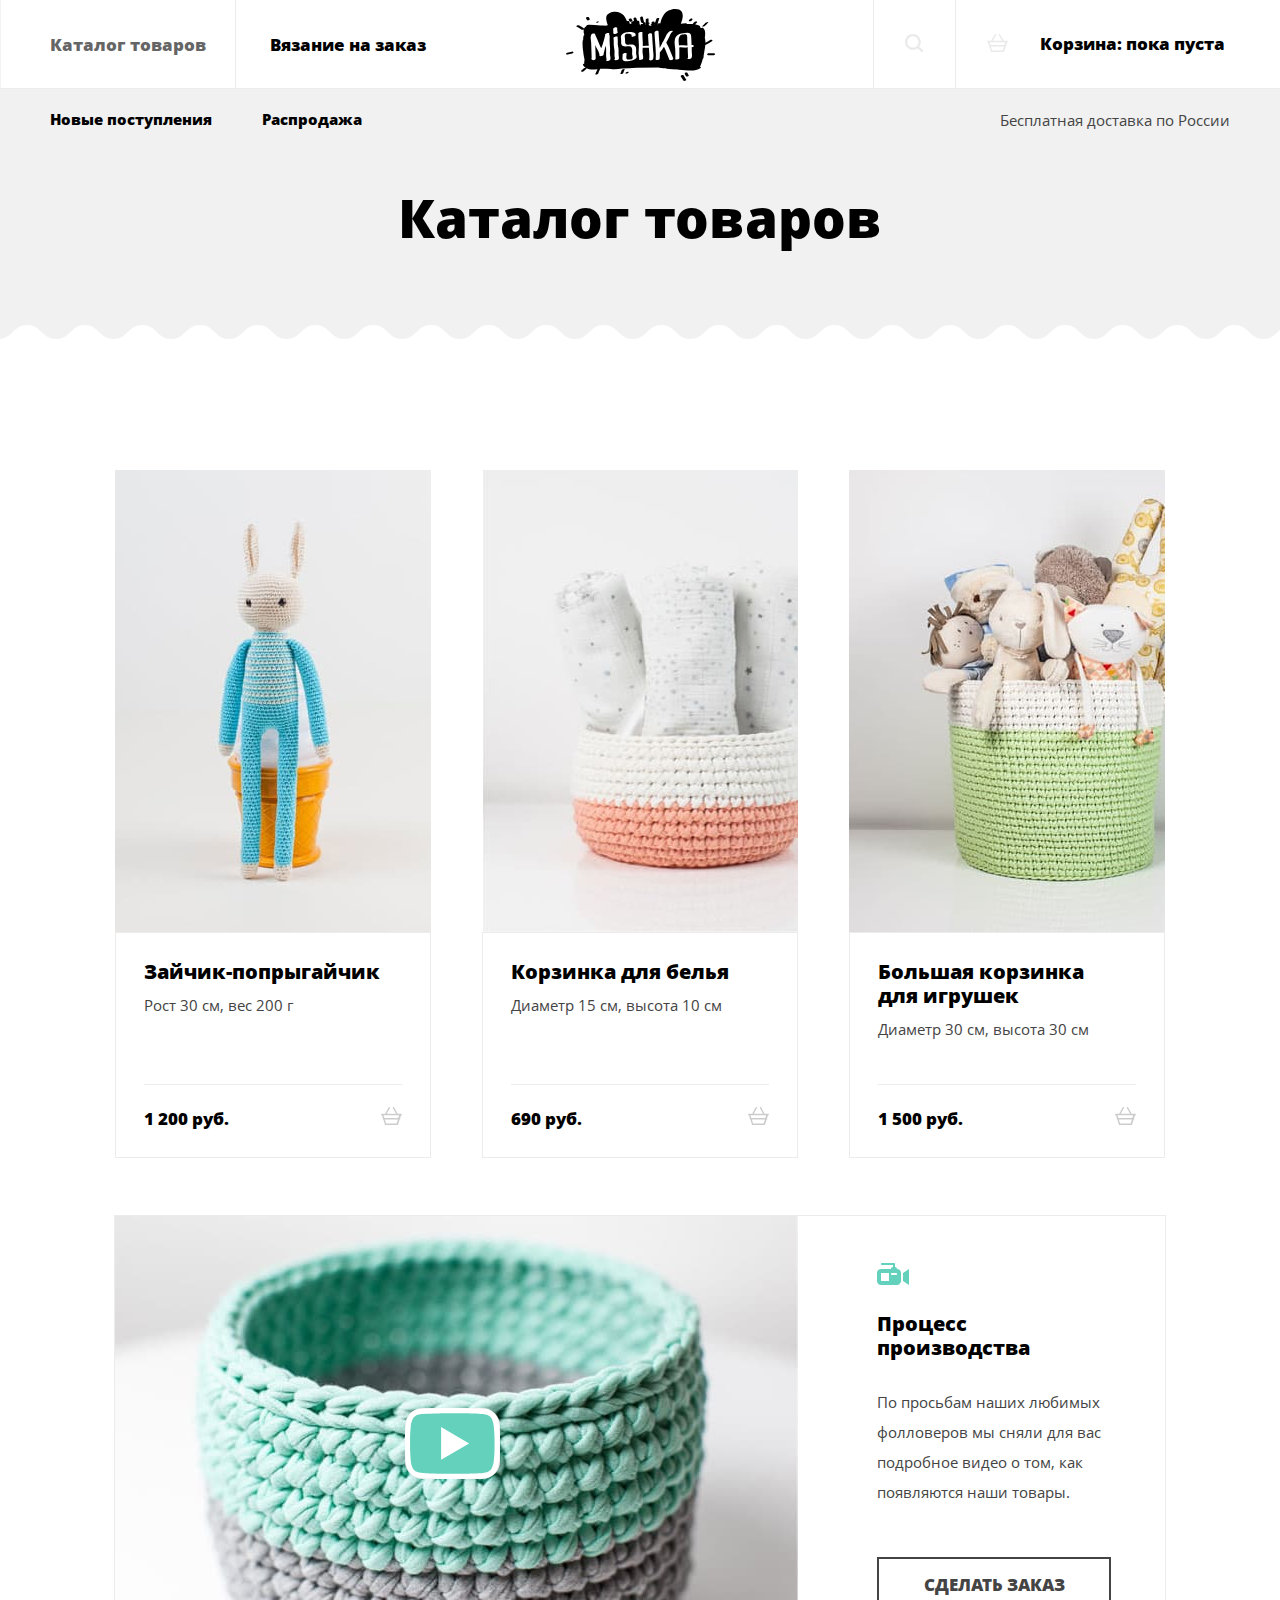
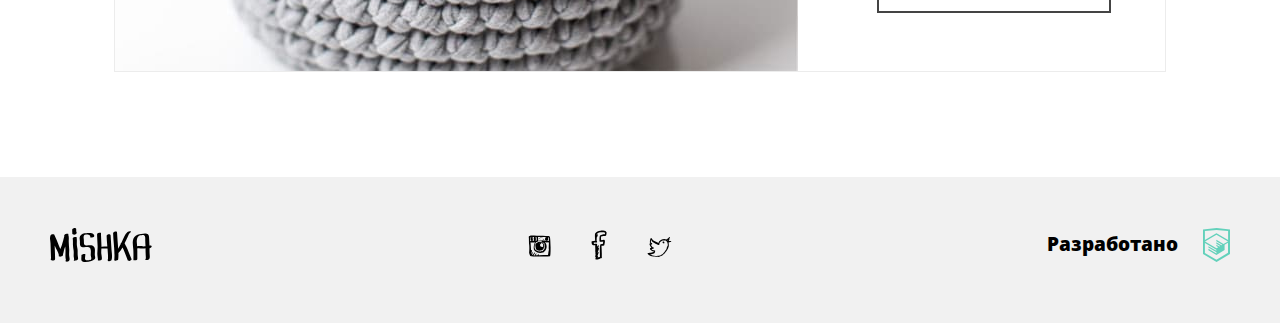
<file: catalog.html>
<!DOCTYPE html>
<html class="catalog-page" lang="ru">
<head>
    <meta charset="UTF-8">
    <title>Каталог</title>
    <link rel="stylesheet" href="header.css" type="text/css">
    <link rel="stylesheet" href="catalog-page.css" type="text/css">
    <link rel="stylesheet" href="footer.css" type="text/css">
    <link rel="stylesheet" href="fonts\fonts.css">
    <link rel="stylesheet" href="global.css">
</head>
<body class="catalog-page__body">
  <div class="wrapper">
    <header class="page-header">
      <div class="page-header__logo-wrapper">
        <a class="page-header__logo-item" href="index.html">
          <picture>
            <source media="(min-width: 1150px)" srcset="img\header\mishka-logo-desktop.svg">
            <source media="(min-width: 768px)" srcset="img\header\mishka-logo-tablet.svg">
            <img class="page-header__logo-icon" src="img\header\mishka-logo-mobile.svg" alt="Логотип">
          </picture>
        </a>
      </div>
      <nav class="page-header__main-nav page-header__main-nav--opened page-header__main-nav--nojs">
        <button class="main-nav__toggle" type="button"><span class="visually-hidden">Открыть меню</span></button>
        <ul class="main-nav__list">
          <li class="main-nav__list-item">
            <a class="main-nav__list-link" href="catalog.html"><span class="main-nav__list-intro">Каталог товаров</span></a>
          </li>
          <li class="main-nav__list-item">
            <a class="main-nav__list-link" href="form.html"><span class="main-nav__list-intro">Вязание на заказ</span></a>
          </li>
        </ul>
        <ul class="nav__list">
          <li class="nav__list-item">
            <a class="nav__list-link link-search" href="#">
              <div class="list-link__wrapper">
                <span class="nav__list-intro icon-search">Поиск по сайту</span>
                <svg class="nav__list-icon" width="18" height="18" fill="none" xmlns="http://www.w3.org/2000/svg" alt="Поиск"><path opacity=".2" d="m17.6932 16.0568-3.4773-3.4773C15.2386
                11.25 15.75 9.6136 15.75 7.875 15.75 3.4773 12.2727 0 7.875 0S0 3.4773 0 7.875s3.4773 7.875 7.875 7.875c1.7386 0
                3.375-.6136 4.7045-1.5341l3.4773 3.4773c.2046.2045.4091.3068.8182.3068.6136 0 1.125-.5114 1.125-1.125
                0-.2045-.1023-.5114-.3068-.8182ZM2.25 7.875c0-3.0682 2.5568-5.625 5.625-5.625S13.5 4.8068 13.5 7.875 10.9432 13.5
                7.875 13.5 2.25 10.9432 2.25 7.875Z"/></svg>
              </div>
            </a>
          </li>
          <li class="nav__list-item">
            <a class="nav__list-link" href="#">
              <div class="list-link__wrapper">
                <span class="nav__list-intro">Корзина: пока пуста</span>
                <svg class="nav__list-icon" width="21" height="18" fill="none" xmlns="http://www.w3.org/2000/svg" alt="Корзина"><path opacity=".2" d="M20.1884
                  6.8572h-3.5507L13.1884.3809c-.2029-.381-.6087-.4761-1.0145-.2857-.4058.1905-.5072.5715-.3043.9524l3.1449
                  5.8096H5.7826l3.145-5.8096c.2028-.381 0-.7619-.3044-.9524-.4058-.1904-.8116 0-1.0145.2857L4.1594 6.8572H.8116C.4058 6.8572 0
                  7.1429 0 7.619c0 .381.3043.762.8116.762h.2029l.913 2.8571c-.2029.0952-.3043.2857-.3043.5714 0 .381.3043.6667.7101.6667L4.058
                  18h12.884l1.7247-5.5238c.4058 0 .7101-.2857.7101-.6667 0-.1905-.1014-.4762-.3043-.5714l.913-2.8572h.2029c.4058 0
                  .8116-.2857.8116-.7619 0-.4761-.4058-.7618-.8116-.7618Zm-4.5652 9.619H5.0725L3.855 12.381H16.942l-1.3188
                  4.0952Zm1.6232-5.5238H3.3478l-.8116-2.6667H18.058l-.8116 2.6667Z" />
                </svg>
              </div>
            </a>
          </li>
        </ul>
        <ul class="nav-des__list">
          <li class="nav-des__list-item">
            <a class="nav-des__list-link" href="#"><span class="nav-des__list-intro">Новые поступления</span></a>
          </li>
          <li class="nav-des__list-item">
            <a class="nav-des__list-link" href="#"><span class="nav-des__list-intro">Распродажа</span></a>
          </li>
        </ul>
        <div class="page-header__intro">
          Бесплатная доставка по России
        </div>
      </nav>
    </header>
    <script>
      var navMain = document.querySelector('.page-header__main-nav');
      var navToggle = document.querySelector('.main-nav__toggle');

      navMain.classList.remove('page-header__main-nav--nojs');

      navToggle.addEventListener('click', function(){
        if (navMain.classList.contains('page-header__main-nav--closed')){
          navMain.classList.remove('page-header__main-nav--closed');
          navMain.classList.add('page-header__main-nav--opened');
        } else {
          navMain.classList.add('page-header__main-nav--closed');
          navMain.classList.remove('page-header__main-nav--opened');
        }
      });
    </script>
    <main class="catalog-page__main">
      <div class="main-title__wrapper">
        <h1 class="catalog-page__main-title"> Каталог товаров </h1>
      </div>
      <section class="catalog-page__cards">
        <div class="catalog-page__card card">
          <a class="card-picture__link" href="#">
            <picture>
              <source media="(min-width: 1150px)" srcset="img/catalog/des/product-1-des.jpg 1x, img/catalog/des/product-1-des@2x.jpg 2x">
              <source media="(min-width: 768px)" srcset="img/catalog/tab/product-1-tab.jpg 1x, img/catalog/tab/product-1-tab@2x.jpg 2x">
              <img class="card-picture" src="img/catalog/mob/product-1-mob.jpg" srcset="img/catalog/mob/product-1-mob@2x.jpg 2x" alt="Зайчик-попрыгайчик">
            </picture>
          </a>
          <div class="card-discription">
            <div class="card-discription__wrapper">
              <a class="card-discription__title-link">
                <h2 class="card-discription__title">Зайчик-попрыгайчик</h2>
              </a>
              <p class="card-discription__intro">Рост 30 см, вес 200 г</p>
            </div>
            <div class="card-discription__price">
              <span class="card-discription__price-intro">1 200 руб. </span>
              <a a class="popup-link" href="#popup">
                <svg class="card-discription__price-icon" width="21" height="18" fill="none" xmlns="http://www.w3.org/2000/svg" alt="Корзина"><path opacity=".2" d="M20.1884
                  6.8572h-3.5507L13.1884.3809c-.2029-.381-.6087-.4761-1.0145-.2857-.4058.1905-.5072.5715-.3043.9524l3.1449
                  5.8096H5.7826l3.145-5.8096c.2028-.381 0-.7619-.3044-.9524-.4058-.1904-.8116 0-1.0145.2857L4.1594 6.8572H.8116C.4058 6.8572 0
                  7.1429 0 7.619c0 .381.3043.762.8116.762h.2029l.913 2.8571c-.2029.0952-.3043.2857-.3043.5714 0 .381.3043.6667.7101.6667L4.058
                  18h12.884l1.7247-5.5238c.4058 0 .7101-.2857.7101-.6667 0-.1905-.1014-.4762-.3043-.5714l.913-2.8572h.2029c.4058 0
                  .8116-.2857.8116-.7619 0-.4761-.4058-.7618-.8116-.7618Zm-4.5652 9.619H5.0725L3.855 12.381H16.942l-1.3188
                  4.0952Zm1.6232-5.5238H3.3478l-.8116-2.6667H18.058l-.8116 2.6667Z" />
                </svg>
              </a>
            </div>
          </div>
        </div>
        <div class="catalog-page__card card">
          <a class="card-picture__link" href="#">
            <picture>
              <source media="(min-width: 1150px)" srcset="img/catalog/des/product-2-des.jpg 1x, img/catalog/des/product-2-des@2x.jpg 2x">
              <source media="(min-width: 768px)" srcset="img/catalog/tab/product-2-tab.jpg 1x, img/catalog/tab/product-2-tab@2x.jpg 2x">
              <img class="card-picture" src="img/catalog/mob/product-2-mob.jpg" srcset="img/catalog/mob/product-2-mob@2x.jpg 2x" alt="Корзинка для белья">
            </picture>
          </a>
          <div class="card-discription">
            <div class="card-discription__wrapper">
              <a class="card-discription__title-link">
                <h2 class="card-discription__title">Корзинка для белья</h2>
              </a>
              <p class="card-discription__intro">Диаметр 15 см, высота 10 см</p>
            </div>
            <div class="card-discription__price">
              <span class="card-discription__price-intro">690 руб.</span>
              <a a class="popup-link" href="#popup">
                <svg class="card-discription__price-icon" width="21" height="18" fill="none" xmlns="http://www.w3.org/2000/svg" alt="Корзина"><path opacity=".2" d="M20.1884
                  6.8572h-3.5507L13.1884.3809c-.2029-.381-.6087-.4761-1.0145-.2857-.4058.1905-.5072.5715-.3043.9524l3.1449
                  5.8096H5.7826l3.145-5.8096c.2028-.381 0-.7619-.3044-.9524-.4058-.1904-.8116 0-1.0145.2857L4.1594 6.8572H.8116C.4058 6.8572 0
                  7.1429 0 7.619c0 .381.3043.762.8116.762h.2029l.913 2.8571c-.2029.0952-.3043.2857-.3043.5714 0 .381.3043.6667.7101.6667L4.058
                  18h12.884l1.7247-5.5238c.4058 0 .7101-.2857.7101-.6667 0-.1905-.1014-.4762-.3043-.5714l.913-2.8572h.2029c.4058 0
                  .8116-.2857.8116-.7619 0-.4761-.4058-.7618-.8116-.7618Zm-4.5652 9.619H5.0725L3.855 12.381H16.942l-1.3188
                  4.0952Zm1.6232-5.5238H3.3478l-.8116-2.6667H18.058l-.8116 2.6667Z" />
                </svg>
              </a>
            </div>
          </div>
        </div>
        <div class="catalog-page__card card">
          <a class="card-picture__link" href="#">
            <picture>
              <source media="(min-width: 1150px)" srcset="img/catalog/des/product-3-des.jpg 1x, img/catalog/des/product-3-des@2x.jpg 2x">
              <source media="(min-width: 768px)" srcset="img/catalog/tab/product-3-tab.jpg 1x, img/catalog/tab/product-3-tab@2x.jpg 2x">
              <img class="card-picture" src="img/catalog/mob/product-3-mob.jpg" srcset="img/catalog/mob/product-3-mob@2x.jpg 2x" alt="Большая корзинка для игрушек">
            </picture>
          </a>
          <div class="card-discription">
            <div class="card-discription__wrapper">
              <a class="card-discription__title-link">
                <h2 class="card-discription__title">Большая корзинка <br> для игрушек</h2>
              </a>
              <p class="card-discription__intro">Диаметр 30 см, высота 30 см</p>
            </div>
            <div class="card-discription__price">
              <span class="card-discription__price-intro">1 500 руб.</span>
              <a a class="popup-link" href="#popup">
                <svg class="card-discription__price-icon" width="21" height="18" fill="none" xmlns="http://www.w3.org/2000/svg" alt="Корзина"><path opacity=".2" d="M20.1884
                  6.8572h-3.5507L13.1884.3809c-.2029-.381-.6087-.4761-1.0145-.2857-.4058.1905-.5072.5715-.3043.9524l3.1449
                  5.8096H5.7826l3.145-5.8096c.2028-.381 0-.7619-.3044-.9524-.4058-.1904-.8116 0-1.0145.2857L4.1594 6.8572H.8116C.4058 6.8572 0
                  7.1429 0 7.619c0 .381.3043.762.8116.762h.2029l.913 2.8571c-.2029.0952-.3043.2857-.3043.5714 0 .381.3043.6667.7101.6667L4.058
                  18h12.884l1.7247-5.5238c.4058 0 .7101-.2857.7101-.6667 0-.1905-.1014-.4762-.3043-.5714l.913-2.8572h.2029c.4058 0
                  .8116-.2857.8116-.7619 0-.4761-.4058-.7618-.8116-.7618Zm-4.5652 9.619H5.0725L3.855 12.381H16.942l-1.3188
                  4.0952Zm1.6232-5.5238H3.3478l-.8116-2.6667H18.058l-.8116 2.6667Z" />
                </svg>
              </a>
            </div>
          </div>
        </div>

        <div id="popup" class="popup">
          <div class="popup__body">
            <div class="popup__content">
              <a class="popup__close close-popup" href="#page-main__product-card">X</a>
              <div class="popup__title">Заголовок модального окна</div>
              <div class="popup__text">Текст модального окна</div>
            </div>
          </div>
        </div>
        <script src="popup.js"></script>

      </section>
      <div class="catalog-page__production">
        <h2 class="catalog-page__production-title">Процесс производства</h2>
        <div class="catalog-page__production-video">
          <picture>
            <source media="(min-width: 1150px)" srcset="img/catalog/des/video-desktop.jpg 1x, img/catalog/des/video-desktop@2x.jpg 2x">
            <source media="(min-width: 768px)" srcset="img/catalog/tab/video-tablet.jpg 1x, img/catalog/tab/video-tablet@2x.jpg 2x">
            <img class="catalog-page__production-picture" src="img/catalog/mob/video-mobile.jpg" srcset="img/catalog/mob/video-mobile@2x.jpg 2x" alt="Видео">
          </picture>
          <button class="production-video__button" type="button">
            <img class="production-video__button-icon" src="img/catalog/play.svg" alt="play">
          </button>
        </div>
        <p class="catalog-page__production-intro">
          По просьбам наших любимых фолловеров мы сняли для вас подробное видео о том, как появляются наши товары.
        </p>
        <a class="catalog-page__production-button button" href="#">
          <span class="button-intro">Сделать заказ</span>
        </a>
      </div>
    </main>
    <footer class="page-footer">
      <div class="page-footer__wrapper">
        <a class="page-footer__logo-item" href="index.html">
          <svg class="page-footer__logo" role="img" alt="логотип" width="102" height="34" fill="none" xmlns="http://www.w3.org/2000/svg">
            <path d="M19.2204 21.3813c-.1-2.6851-.5-5.2708-.5-7.9558 0-2.1879.4-4.3757-.4-6.4641 0-.199.1-.4973.1-.6962.2-.9945-3.3-.4972-3.8.4973-.3.2983-.5.5966-.4.9944 0 .0995.1.199.1.2984-.7 3.1823-1.6 6.2652-2.6 9.3481-.4 1.1933-.9 2.2873-1.3 3.4806-.6-1.0939-1.2-2.1878-1.6-3.3812-1.4-3.3812-2.6-6.8619-4.3-10.1437.2-1.4917-3.2-1.3922-3.9 0-.8 1.6907-.7 3.3813-.4 5.1713.3 1.989.4 3.9779.4 6.0663 0 3.9779.4 7.8564.4 11.8343-.4.3978-.5.895-.1 1.3923.2.1989.4.3978.6.4972 1 .6962 3.6.0995 3.6-1.2928 0-4.0774-.3-8.1547-.4-12.3315v-1.1934c.1.0995.1.2984.2.3978.6 1.5912 1.3 3.1823 2.2 4.674.9 1.4918 1.3 3.0829 1.8 4.6741-.2.1989-.3.4972-.2.6961 0 .1989.1.2984.3.3978.6.4973 1.8.2984 2.5 0 .3-.0994.6-.2983.8-.3978.3-.1989.9-.6961.7-1.1934 0-.0994-.1-.1988-.1-.2983.5-1.2928.7-2.5856 1-3.8785.3-1.3922.8-2.7845 1.3-4.0773.1.5967.1 1.1934.2 1.8895.2 2.5856 0 5.0718 0 7.558 0 .7956.1 1.5912.2 2.4862.1.2984.4 1.7901.3 1.8895-.8.4973-.6 1.0939.2 1.2928.9.1989 2.1-.0994 2.8-.6961 1.2-1.0939.6-2.7845.4-4.1768-.5-2.3867 0-4.9724-.1-7.3591ZM27.6201 22.0776c-.1-1.9889-.8-3.8784-.8-5.8674 0-2.2873.2-4.5746-.2-6.8619-.1-.6961-4.1.0995-3.9.9945.3 2.0884.2 4.1768.2 6.3647 0 1.9889.5 3.8784.7 5.8674.3 2.0884-.1 4.1768.1 6.1657.1.9945.8 2.6851.1 3.5802-.4.4972 1.5.2983 1.6.2983.8-.0995 1.8-.3978 2.3-.9945.7-.7956.2-2.3867.1-3.3812-.3-1.989-.1-4.1768-.2-6.1658ZM43.9205 18.7956c-2.1-2.7845-5.9-.7955-8.6-1.4917-1.4-.3978-1.4-2.2873-1.4-3.3812 0-1.3923-.1-2.6851-.3-4.0774-.1-1.0939 0-2.0884.7-2.884.1-.0994.9-.2983.8-.2983.4-.0994.7-.0994 1.1-.0994 1.5-.0995 4.6.1989 4 2.4862-.3.9944 3.6.3978 3.9-.5967 1.2-4.5746-7.3-3.6796-9.7-3.0829-2.2.5967-4.6 1.79-4.8 4.3757-.1 1.1934.3 2.3867.3 3.5801.1 1.3923-.2 2.7846.3 4.0774 1.1 2.9834 5.5 1.5911 7.8 1.6906 3.8.2983 2.7 5.4696 2.7 7.8564 0 1.2928 1.2 3.3812.2 4.4751-.6.6961-2 .6961-2.8.7956-.8.0994-2.2.2983-2.7-.4973-1-1.3922.1-3.779-.1-5.3701-.1-.8951-4.1-.0995-3.9.9944.3 2.5857-1.4 6.0664 2.4 6.5636 2.4.2983 5.2-.1989 7.5-.895 1.2-.3978 2.3-.8951 3.2-1.7901 1-.895.7-2.2873.4-3.4807-.5-3.0828.9-6.4641-1-8.9503ZM61.3201 18.5966c-.1-3.779-.7-7.4585-.7-11.2375 0-1.989-4-1.2929-4 .2983 0 3.5801.5 7.1602.7 10.7403v.1989c-1.9 0-3.9.1989-5.9.1989.2-4.5746-.6-9.1492-.4-13.8232 0-.5967-3.9-.0995-3.9.9945-.2 4.4751.6 8.8508.5 13.326-.1 2.0884-.2 4.2762-.3 6.3646 0 1.094.2 2.1879.3 3.2818.1.9945.5 2.2873.2 3.2818-.2.7956 3.6.2983 3.9-.6962.5-1.79-.2-3.9779-.4-5.7679-.2-1.6906 0-3.4807.1-5.1713 2-.0995 4.1-.2983 6.1 0 .1 1.3923.2 2.7845.3 4.0774.1 1.1933.2 2.2872.2 3.4806 0 .9945.1 2.4862-.2 3.4807-.8 2.0884 3.1 1.8895 3.7.3978.7-1.8895.5-4.1768.4-6.1658-.2-2.4862-.6-4.8729-.6-7.2597ZM78.22 22.9729c-.9-2.7845-2.4-5.1713-3.6-7.7569 1-1.8895 2-3.8785 2.9-5.8674.8-1.7901 1.4-3.779 3.1-5.0719.6-.3978.6-.895-.3-.9945-.9-.0994-2.1.199-2.8.6962-1.4 1.2928-2.4 2.685-3.1 4.3757-.9 2.0884-1.9 4.0773-2.9 6.0663-.1.0994-.1.2983-.2.3978-.5.2983-.8.7956-.6 1.2928-.8 1.5912-1.6 3.0829-2.5 4.5746-.3-5.4696-1-11.0387-1.2-16.5083 0-1.2928-4-.4973-3.9.9944.2 6.8619 1.2 13.6244 1.3 20.4863v.0994c-.3.2984-.2.4973.1.5967 0 1.7901-.1 3.4807-.2 5.2707-.5.6962.5 1.094 1.1 1.094h.1c.7 0 2.6-.2984 2.7-1.3923.2-2.0884.3-4.1768.2-6.2652 1.6-1.6906 2.9-3.5801 4.1-5.5691.8 1.4917 1.5 2.9834 2 4.5746.9 2.6851 2.3 5.2707 3.1 7.9558.5 1.7901 4.5.6962 3.9-.9944-1-2.7846-2.4-5.2708-3.3-8.0553ZM101.721 18.3983c-.2-.7956-1.4-.7956-2.3003-.7956v-.9945c-.1-2.6851-.2-5.3702-.4-7.9558-.2-2.4862-1.6-3.2818-4-3.1823-2.4.0994-5.2.4972-7.5 1.3922-2.6.9945-4.1 2.884-4.6 5.6686-.5 2.9834.2 6.1657.4 9.1491.2 3.4807.1 6.9614.1 10.4421 0 .5966 3.9 0 3.9-.9945v-8.2542c0-.7956-.1-1.5911-.1-2.3867 1.4-.5967 3.7 0 5.1.0994 1.1.0995 2.2-.1989 3.2-.2983 0 2.2873.1 4.5746.2 6.8619 0 1.1933.5 3.4806-.4 4.4751-.4.4973 1.5.2984 1.6.2984.8-.0995 1.8-.3978 2.3-.9945.9003-1.0939.5-3.779.4-5.0718-.1-1.8896-.1-3.7791-.1-5.6686 1.1003-.1989 2.4003-.895 2.2003-1.79Zm-14.6003-.0995c-.1-1.1933-.2-2.4862-.3-3.6795-.2-2.2873.1-5.5691 2.3-6.9614.6-.3978 1.7-.2983 2.4-.3978 1-.1989 2-.3978 2.8.199 1.2.7955.9 3.6795.9 4.8729 0 1.9889.2 3.9779.3 5.9668-.6.0995-1.1.0995-1.7.0995-2.3-.1989-4.6-.5967-6.7-.0995ZM24.2204 6.663c.5-.0995 1-.1989 1.5-.4972l.2-.199c.5-.2983 1-.7955.7-1.3922-.5-1.094-.4-2.1879-.4-3.3812
            0-.9945-1-1.1934-1.8-1.1934-.7.0994-2.2.5967-2.2 1.4917 0 .9945-.1 1.989.1 2.9835 0 .0994-.1.1988-.1.3977-.1.199
            0 .3978.1.5967V5.8674c.1.199.2.3978.4.4973.6.2983 1.1.2983 1.5.2983Z"/>
          </svg>
        </a>
        <ul class="page-footer__social-list">
          <li class="social-list__item">
            <a class="social-list__link" href="#" >
              <svg class="social-list__link-icon social__link-instagram" role="img" alt="Мы в Инстаграм" width="23" height="22" id="icon_instagram"
                fill="none" xmlns="http://www.w3.org/2000/svg"><path d="M22.599 12.5999c0-2.4-.3-4.8-.3-7.1
                0-.8-.1-1.5-.2-2.3-.1-.3-.1-.7-.2-1.1-.3-.2-.2-.6-.5-.8-.4-.2-1.2-.1-1.7-.2-.7 0-1.3-.1-1.9-.2-1.9-.1-4-.1-6-.1s-4-.1-5.7-.4h-2.2c-.1
                0-.1.1-.2.1-.6 0-1.1.2-1.6.3-.2.1-.4.2-.7.3-.1.2-.5.1-.6.4-.2.2.2.5 0 .6v.9c.2.1 0 .6.1.8v1c0 1.3.1 2.4.1 3.7.5 2.8.4 6.5.1 9.4.2.6.4
                1.1.5 1.7.3.5.3 1.1.7 1.5.5.2 1.2.2 1.9.2.4.1.7.3 1.1.3 2.8-.2 5.5-.2 8.4-.2 2.7.2 5.8.2 8.3-.2.2-.1.1-.5.2-.8-.1-.4.2-.4.2-.8.2-2.1.2-4.5.2-7Zm-13-6.2c.8-.2 1.5-.3
                2.4-.3.7.1 1.3.3 1.9.5.1.2-.2.5.2.7.1 0 .1 0 .2.1.4 0 .8.2 1.1.4.5.1.5.5 1.1.4-.1.2-.1.5-.1.8.3 1.2.5 2.8.3 4.3-.2.2-.2.4-.3.7-.3.3-.5.8-.8
                1.1-.1.2-.3.4-.5.5-.1.2-.2.5-.5.5-.3.2-.6 0-.8-.1-.4.2-.9.3-1.2.6l-2.4-.3c-.2-.1-.5-.3-.8-.3-.2-.2-.5-.4-.8-.5-.1-.1-.3-.1-.5-.2-.2
                0-.2-.2-.5-.2-.1-.4-.4-.6-.5-1.1-.2-.3-.3-.8-.5-1.2 0-1.4.1-2.7.4-3.8.3-.6.8-1.1 1.1-1.7.2 0 .4-.1.4-.3.3.1.4-.1.7-.1.2 0
                .2-.3.4-.5Zm-1.7-2.7c-.1-.3-.1-.7-.1-1.1 0-.3.3-.3.3-.5 0-.1-.1-.1-.2-.1.1-.1.7-.1.8 0 .1.5-.4.5-.5.7 0 .2.3 0 .5.1 0 .9-.1 1.5 0 2.2h-.5c0
                .2.2.2.5.2-.1.3.1.4.1.6-.2.2-.7 0-1.1.1 0-.6.3-1.4.2-2.2Zm-.7-1.6c.1 0 .1 0 .2.1.2.3 0 .7-.1.9-.2-.2 0-.7-.1-1Zm.2
                1.8c-.1-.1-.2-.2-.2-.5.2.1.2.3.2.5Zm0 1.4c-.1.1-.1 0-.1-.2.1-.1.1.1.1.2Zm-.2.2c.2 0 .1.2.2.2 0 .2-.3.2-.4.1.1-.1.2-.2.2-.3Zm-2.3-1.2c0-.1
                0-.2-.1-.2-.1-.7.1-1.4 0-2 .3-.2.8 0 1.1-.1v1.1c-.1.1-.2.1-.4.1-.1.3.3.1.4.3 0 .9-.1 1.8.2 2.4-.6-.1-.9.1-1.4.1.1-.6 0-1.4.5-1.6 0-.1-.3
                0-.3-.1Zm-.5 0c-.2 0-.2-.5-.1-.6.3 0 .2.5.1.6Zm-.2 1c.1-.3 0-.3.1-.7.2 0 .2.8-.1.7Zm.2-2.1c-.3.1-.3-.3-.2-.4.3 0 .4.3.2.4Zm0-1.1c0
                .2-.1.2-.1.3-.2 0-.1-.2-.2-.2.1-.1.2-.1.3-.1Zm-.2 3.7c.1 0 .1.3-.1.2.1 0 .1-.1.1-.2Zm-.7-3.7c0 .3-.4.3-.4 0h.4Zm-1 .1c0
                .2-.3.2-.4.4-.2-.2.1-.5.4-.4Zm-.4.7c.2-.2.5-.4.7-.6 0-.1.1-.1.1-.2h.2c.1.4-.3.3-.3.5 0 .1-.1.1-.1.2 0 .3.1.6.1 1-.3 0-.3.3-.6.2
                0-.4-.2-.6-.1-1.1Zm.1 3.3V4.6c.2-.2.4-.4.6-.5.3.5.2 1.4.5 1.9-.4.1-.8.1-1.1.2Zm18.2 11.1c-.1 1-.2 2-.4 2.8-2.9.1-6 0-8.9.2-.2 0-.3
                0-.2-.2-.3 0-.3.2-.5.2.2-.3.4-.9.2-1.3-.8 0-.8.8-1.1 1.3-.7-.1-1.1.1-1.8.1.2-.7.7-1 .9-1.7-.4-.5-1 .1-1.2.5-.2.5-.6.8-.8 1.3h-1c.2-.5.5-.9.8-1.4.2-.5.6-.7.7-1.4-.2-.3-.4 0-.7 0-.1.2-.3.3-.4.5-.2.4-.5.7-.7 1.1-.2.2-.3 0-.5.2-.4.3-.6.7-1 1-.2-.1 0-.4.2-.4 0-.2-.1-.5.1-.6.1-.4.2-.6.4-.9.1-.7.5-1.2.7-1.9-.6.1-.7.6-1 1-.2.4-.5.8-.7 1.3-.2-.1 0-.6-.1-.8.1-.6.3-1.1.4-1.7.1-.2.2-.5.2-.8.2-.2 0-.6-.1-.8-.2 0-.4.1-.5.3-.2 0-.2.5-.3.3 0-2.6-.5-4.8-.5-7.4 0-.3-.2-.4-.2-.7 1.6 0 3.1.1 4.8.2-.1.1-.2.3-.3.4-.1.1-.2.2-.4.3-.6 1.7-1 4-.6 6.2.2.6.6 1 1 1.4.9.5 1.6 1.1 2.5 1.7 1.7.4 3.8.4 5.5 0 .2-.1.5-.2.7-.4 1.4-1.2 2.8-2.5 3-4.9v-1.4c-.2-1.6-.7-2.9-1.7-3.6.3-.2 1.1 0 1.7.1h.7c.4 0 .9-.1 1.4 0 .1.2.1.5.2.8-.1 1.7-.2 3.3-.2 5.1.1.5.1 1 .2 1.4-.2.8-.3 1.7-.5 2.6Zm.4-11.2c-.6-.1-1.2-.3-1.9-.4.1-.3.8 0 1-.2.4-.2.3-.9.3-1.5 0-.3.1-.6.1-1.1-.4-1-1.8-.4-2.9-.5-.2.7-.5 1.8-.3 2.7.2.5 1 .3 1.5.5-.1.3-.7.1-1 .1-.3-.1-.7-.1-1-.2-2.3.1-4.3 0-6.5.2.1-1.2.1-2.5-.1-3.6h3.1c-.3.4-.9.5-1.3.8-.4.2-.9.5-1.1.9.2.1.5-.2.8-.4.4-.1.5-.4.8-.5.4-.4 1.1-.6 1.7-.9.4 0 .7 0 1 .1 1.3 0 2.5.1 3.8.1.6.1 1.5.1 2 .3l.3.9c-.1 1-.3 1.8-.3 2.7Zm-5.9-3.7c0-.1.1-.1 0 0Zm0 0c-.5.2-1 .3-1.4.7.5-.2 1.1-.3 1.4-.7Zm1.1.6c0-.1.1-.1 0 0Zm-1.8.9c.7-.2 1.2-.6 1.7-.9-.4 0-.6.3-1 .4-.1.2-.5.2-.7.5Zm-.7-.8c-.1 0 .1.1 0 0Zm-.6.6c0-.1.1-.1 0 0Zm-.1.1c.1-.1.1 0 0 0 0-.1 0-.1 0 0Zm-.1 0c.1 0 .1 0 0 0 0-.1 0 0 0 0Zm-.8.6c.3-.1.6-.3.8-.6-.3.2-.6.4-.8.6Zm2.3 1c.5 0 .7-.4 1.2-.5.3-.3.8-.4 1-.8-.6 0-.8.4-1.2.5-.3.4-.8.5-1 .8Zm-2.3-1c-.3 0 0 .3 0 0Zm-.6.4c.1 0 .2 0 0 0 0 0 .1-.1 0 0Zm2.9.6c-.2.1 0 .1 0 0Zm-1.2 1.8c-.2-.2-.7-.2-1-.4-.7 0-1.2.1-1.7.2-.3.2-.6.3-.9.5-.3.2-.4.4-.8.5-.2.2-.4.5-.7.6 0 .2-.2.3-.3.4-.1.1-.1.3-.2.4 0 .1 0 .3-.1.3.1 1.5.3 2.9.7 4.2.3.6 1 .8 1.4 1.3.6.3 1.3.4 2.1.5.3-.1.6-.1.9-.1 1.2-.2 2.1-.7 2.8-1.4.1-.3.3-.5.5-.7-.3-.7.3-1.1.5-1.6 0-1.3-.2-2.5-.6-3.4-.3-.6-.9-.8-1.4-1.1-.1 0-.2 0-.2-.1-.2-.1-.7-.2-1-.1Zm-3.4 4.4c-.1-.1-.1-.2-.2-.4.3-.1.2.2.2.4Zm.1.3c0-.1.1 0 0 0 0 .1 0 .2 0 0Zm.4-2.1c0-.1.1 0 0 0 0 .1.1.1 0 0Zm1.7-2.1c-.2.3 0 .6.1.8-.3 0-.6-.8-.1-.8Zm.4 3.9c-.1 0 0 0 0 0 0 .1.1 0 0 0Zm.7 2.9c0-.1.1 0 .2 0 0 .1-.2.1-.2 0Zm2.2-2.5c-.2-.1-.1.2-.4.2.1-.2.1-.3.2-.5.2 0 .3.1.2.3Zm-1.1-3.8c.2.1.4.2.6.4.1.2.2.4.4.5.1.8.2 1.5.2 2.4-.3.1-.4.3-.7.4-.8 0-1.4-.2-1.9-.5-.2-.3-.4-.5-.5-.8v-1.1c.2-.2.3-.4.5-.6.2-.1.5-.2.5-.6 0-.1-.1-.1-.1-.2.2
                0 .2.2.4.2s.3-.2.6-.1Z" />
              </svg>
            </a>
          </li>
          <li class="social-list__item">
            <a class="social-list__link" href="#">
              <svg class="social-list__link-icon social__link-facebook" role="img" alt="Мы в Фейсбуке" width="16" height="30" fill="none" xmlns="http://www.w3.org/2000/svg">
                <path d="M12.3025 5.9425c.9989 0 1.9979 0 2.6971-.3125.3996-.8333.5994-1.979.5994-3.1249-.1998 0-.0999-.3125-.1998-.4166 0-.2083-.2997-.2083-.2997-.4167-.2996-.2083-.4994-.4166-.6992-.625C13.701.8386 13.0018.7345 12.2026.526c-.7991 0-1.898-.1041-2.5972.1042-2.5972 0-3.9957 1.1458-5.2944 2.5 0 .104 0 .2082-.0999.2082-.5993 1.6666-.0998 3.7499-.1997 5.8332.0998.4166.0998 1.0416.1997 1.4582-.9989.3125-2.1976.4167-3.3963.5209-.2997.3124-.1998 1.1458-.1998 1.7707.0999.625.2997 1.1458.3996 1.6666.1997.2084.5993.4167.7991.5209.0999 0 .0999.1041.0999.1041.4995.3125 1.4984 0 2.2975.1042-.0998 2.0832.2997 4.0623 0 5.9373 0 .3125.2997.4166.1998.8333 0 1.0416-.0999 2.0832.1998 2.8124-.2997.5208-.4994 1.0416-.3996 1.8749.1 0 .1.2083.1.3125-.1.5208.5993.2083.4994.7291.1998.5208-.3996.2083-.3996.5208v.9375c.4995.3125 1.4984.2083 2.2976.2083.899-.4166 2.1976-.5208 2.797-1.2499.4995.2083.899 0 1.1987-.2083 0-.3125.2997-.3125.1998-.7292 0-.3125-.1998-.5208-.0999-.9375v-3.0207c-.1998-2.3957 0-5.104-.2997-7.4997.8991-.1042 1.898-.1042 2.5973-.4167.3995-.5208.3995-1.2499.4994-1.9791.1998-.2083.1998-.6249.1998-1.0416.1998-.2083.0999-.7291.0999-1.1458-.0999-.625-.1998-1.354-.7991-1.4583-.8991-.2083-1.9979.625-2.9968.3125 0-1.1458-.2997-2.3957 0-3.5415.7991-.2083 1.4984-.4167 2.1976-.625Zm-3.796 4.9998c.1.3125.2997.5208.3996.7292.1 0 .1998 0 .1998.1041 1.1987.1042 2.1977-.1041 3.0967-.3125 0 1.0417-.2997 1.7708-.4994 2.6041-.6993 0-1.4984.3125-1.998.2083-.2996.2084-.3995.5209-.5993.7292 0 .4166.1.5208 0 .8333-.1998.1042-.0999.625-.1998.8333v1.5624c.1.3125-.0999.3125-.0999.5209v3.6457c-.0998.3124.1.3124.1.5208v3.1249c.0998.3124-.1.8333.0998.9374-.0999.4167-.3995 0-.7991.1042-.4995.1041-.899.4166-1.4984.4166.0999-.4166.2997-.6249.2997-1.1458 0-.4166-.3996-.3124-.4995-.5208.1998-.6249.5994-1.1458.6993-1.8749.1997-.5208.6992-1.3541.2996-1.8749-.4994-.1042-.4994.3125-.7991.4166 0 .1042 0 .2083-.1.2083 0 .1042 0 .2084-.0998.2084-.1998.1041 0 .1041 0 0 0-.1042 0-.2084.0999-.2084 0-.1041 0-.2083.0999-.2083v-.3125c.3996-.6249.6992-1.2499.7991-2.0832.1998-.3125.2997-.7292.3996-1.0417.1998-.3124.2997-.9374.0999-1.2499-.4995 0-.7991.3125-.899.7291-.2997-.2083.1997-.4166.0998-.7291.1-.2083.1998-.625.2997-.8333.1998-.4167.5994-1.3541 0-1.6666-.3995 0-.5993.2083-.6992.5208-.1998.2083-.3996.4166-.4995.7291-.3996-.1041-.0999-.7291-.1998-1.1458-.0999-.5208.1-.9374 0-1.2499-.5993-.8333-1.9978-.1042-3.1966-.3125-.0999-.3125-.1998-1.0416-.0999-1.25.999-.1041 2.4974.2084 3.1966-.2083 0-.1041 0-.2083.1-.2083.0998-.7292-.2998-1.0416-.4996-1.4583.1998-.8333 0-2.0832.1-3.1249.1997-.1041.2996-.4166.4994-.625.1-1.0416.6993-1.5624.6993-2.604-.2997 0-.5994-.1042-.5994.2083-.2997-.1042-.3996.5208-.4995.2083-.0998-.5208.1998-.625.2997-1.0416.5994-.4167 1.1987-.8333 1.898-1.25 1.6982-.2083 4.5951-.4166
                6.0935.2084.0999.625-.2997.9374-.1998 1.5624h-1.4984c-1.0988.2083-1.9979.7291-2.9968
                1.0416-.1998.1042-.2997.3125-.4995.4167 0 .4166-.1997.625-.2996 1.0416-.2997 1.4583-.1 2.7082-.1 4.1665Z"/>
              </svg>
            </a>
          </li>
          <li class="social-list__item">
            <a class="social-list__link" href="#">
              <svg class="social-list__link-icon social__link-twitter" role="img" alt="Мы в Твиттер" id="icon_twitter" width="25"
                height="22" fill="none" xmlns="http://www.w3.org/2000/svg"><path d="M24.225 4.3001c-.2-.4-.9-.3-1.4-.4h-1.1c.1-.4.3-.6.5-1 .1-.4.3-.7.2-1.3l.3-.6c.1-.1.2-.5.1-.7-.1-.2-.3-.2-.6-.2-.1 0-.2.1-.2.1-.4.4-.8 1-1.3 1.4h-.1c-.1 0 0 0-.1.1s-.3.2-.4.2c-.3.2-.5.4-.9.5-.5-.2-1.2-.3-1.9-.4-1.2.1-2.3.2-3 .7-.9.3-1.5 1-2.1 1.6 0 .3-.3.4-.4.7 0 0 0 .1-.1.1 0 .2-.1.3-.1.5 0 .1.2.4 0 .5-.8-.1-1.5-.6-2.1-1-.7-.4-1.5-.6-2.1-1.1-.7-.3-1.3-.8-1.8-1.3-.2-.3-.5-.5-.7-.9-.4-.2-.2-.9-.7-.9-.3 0-.3.2-.4.4-.1.2-.4.2-.4.5 0 0 0 .1-.1.1-.2 1.1-.5 2-.5 3.3.1.4.3.7.6 1-.4.1-.7.2-.9.5-.1 1.1.4 1.6.7 2.3.1.4.4.7.6 1 0 .2.2.3.3.4 0 .1.1.1.1.2s.3.2.1.2c-.4.1-1 .1-1.3.4-.1.3-.1.8 0 1.1 0 .2.3.3.3.5.5.4 1.1.7 1.6 1.1.6.2 1.2.3 1.9.4-.1.3-.3.6-.6.7-.8.4-1.8.5-2.7.7-.6 0-1 .2-1.6.2-.3.1-.9.1-1.1.2l-.2.2c-.1.4.1.7.4.9 0 .3.2.3.4.4.1.2.3.3.4.4.5.5 1.3.8 1.9 1.1.8.2 1.6.4 2.5.5.9.1 1.9.1 2.8.2h1c.5.1 1.2.1 1.9.1.1-.1.3-.1.5-.1.5-.3 1.2-.4 1.6-.7.6-.2 1-.6 1.6-.9.9-.8 1.9-1.3 2.5-2.4.2-.2.4-.4.4-.7.3-.2.4-.5.6-.7.4-.4.7-.9 1-1.4.3-.5.6-1.1.9-1.6 0-.4.3-.5.3-.9.2-.2.2-.7.4-.9 0-.3 0-.4.1-.6 0-1.3 0-2.4-.3-3.4.6-.2 1.2-.3 1.6-.6.8.3 1.3-.1 1.1-.7Zm-3.4 4c-.2.9-.6 1.4-1 2 .1.4-.1.5-.1.9-.2.3-.3.7-.4 1-.2.3-.3.6-.5.9-.4.5-.8 1.1-1.2 1.6-.4.6-.9 1-1.3 1.5s-.9.9-1.4 1.3c-.5.2-.9.4-1.3.7-.2.1-.5.2-.7.3-.2.1-.5.1-.7.3-1.1.1-2.3.2-3.6.1-1-.1-2.1-.2-3-.4-.9-.2-1.5-.7-2.3-1 .2-.2.6-.2 1-.2 0-.2.4 0 .4-.1.3.1.3-.1.5-.1.6-.2 1.2-.3 1.7-.6.3-.1.4-.4.7-.6 0-.2.1-.3.2-.4 0-.3.2-.4.1-.8.1-.2.3-.3.3-.7-.1-.1-.1-.3-.3-.4 0-.2-.4-.1-.4-.2-.3 0-.4 0-.6-.1-.2 0-.5.1-.5-.1-.8 0-1.3-.4-1.9-.7.4-.3 1-.4 1.3-.7.5-.1 1.1-.1 1.1-.7 0-.7-.8-.7-1.3-.8-.8-.7-1.2-1.7-1.8-2.5.2-.2.6-.2.7-.4.5.1.5-.3.7-.5 0-.5-.3-.6-.6-.8-.3-.2-.5-.5-.7-.7 0-.8 0-1.7.1-2.4.1 0 .1 0 .1.1.2.4.6.8.8 1.2.5.4.9.9 1.6 1.1.5.4 1.1.6 1.6 1 .6.3 1.2.6 1.7.9.7.2 1.1.7 2 .6l.6-.3c.3-.5-.1-1.1.1-1.6.3-.7.8-1 1.3-1.5.3-.2.6-.3.8-.5.3-.1.7-.2 1-.4.4 0 .7-.1 1-.1h1.3c.2.1.5.1.7.1.2.1.4.3.7.4.8.7 1.3 1.7 1.4 3 0 .3.1.7.1 1.3Zm.3-5.6c-.1.3-.2.7-.6.8 0-.1-.1-.1-.1-.2 0-.2.2-.2.3-.3.1-.1.2-.3.4-.3.1 0 0-.1 0 0Zm-5.5 3c.2.1.3.3.5.4.1.2.3.3.6.4 0-.2.3 0 .4-.2.2 0 .2-.2.3-.3
                0-.5-.1-1-.4-1.3-.7-.5-1.7 0-1.4 1Z"/></svg>
            </a>
          </li>
        </ul>
        <div class="page-footer__copyrigh-wrapper">
          <a class="page-footer__copyright copyright" href="#">
            <span class="copyright__text">Разработано</span>
            <svg class="copyright__logo" role="img" alt="логотип"  width="27" height="34" fill="none" xmlns="http://www.w3.org/2000/svg">
              <path d="M13.6506 0h-.1004L0 1.3959v24.6276L13.5502 34 27 26.0235V1.3959L13.6506 0Zm11.4423 12.0645-11.5427-6.78v-.0998h-.1004l-.1004-.0997v.0998L1.9071 12.0645V3.0909l11.5427-1.1965L25.0929 3.091v8.9736ZM13.4498 6.7801l11.5428 6.6803-4.5168 2.5924-7.1264-4.1877v1.3959l5.922 3.4897-.9034.4986-5.0186-2.9912v1.3959l3.8142 2.2932-.803.4985-3.0112-1.7947v1.3959l1.9071 1.0968-1.8067 1.0968-11.4424-6.6804 11.4424-6.78ZM1.9071 15.0557l11.4423 6.7801v.997l-7.9293-4.6862v1.3959l8.0297 4.7859v1.0968L5.4201 20.739v1.3959l8.0297 4.7859 8.1301-4.8856v-5.1848l3.4127-1.9941v9.9707l-11.5428
              6.8797-11.5427-6.78v-9.871Z"/>
            </svg>
          </a>
        </div>
      </div>
    </footer>
  </div>
</body>
</html>
</file>
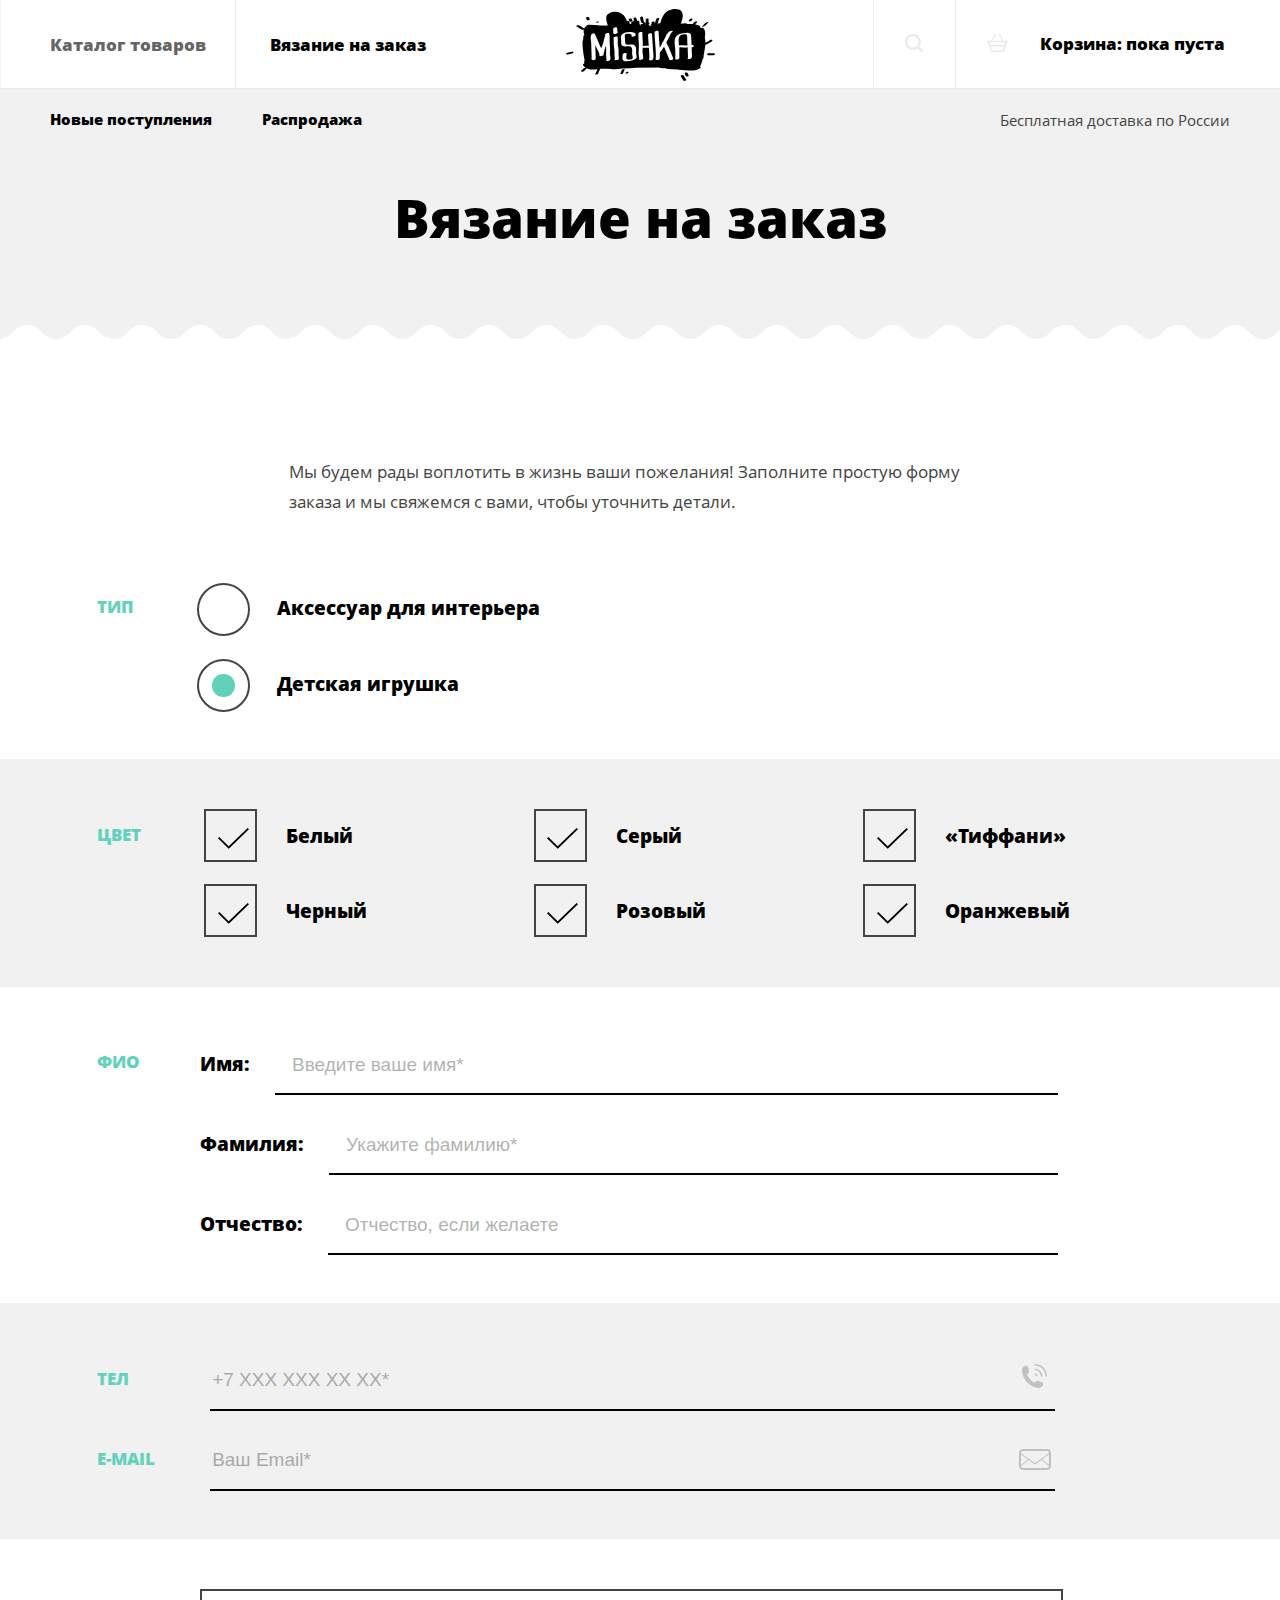
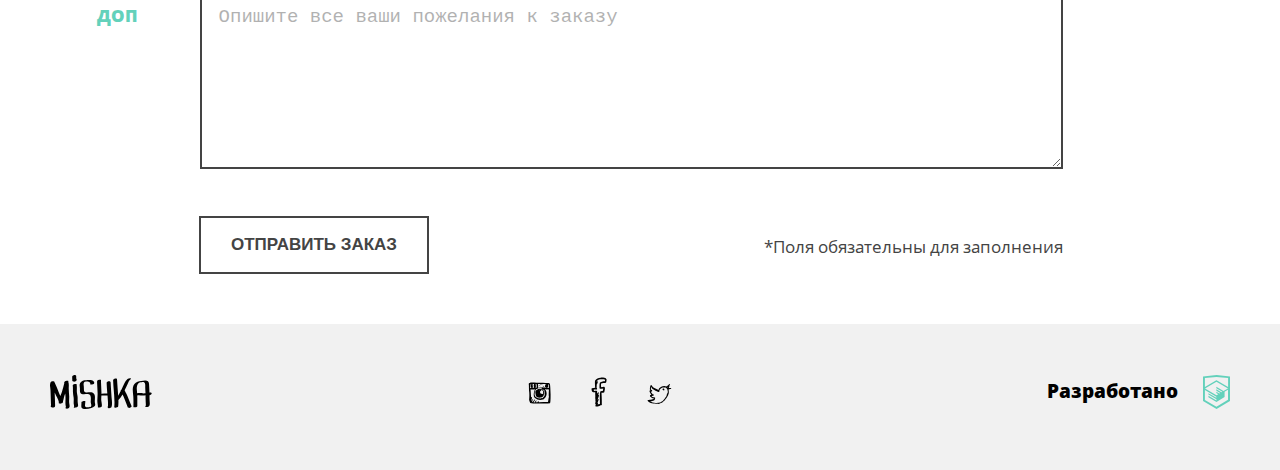
<file: form.html>
<!DOCTYPE html>
<html class="form-page" lang="ru">
<head>
    <meta charset="UTF-8">
    <title>Форма</title>
    <link rel="stylesheet" href="header.css" type="text/css">
    <link rel="stylesheet" href="form-page.css" type="text/css">
    <link rel="stylesheet" href="footer.css" type="text/css">
    <link rel="stylesheet" href="fonts\fonts.css">
    <link rel="stylesheet" href="global.css">
</head>
<body class="form-page__body">
  <header class="page-header">
    <div class="page-header__logo-wrapper">
      <a class="page-header__logo-item" href="index.html">
        <picture>
          <source media="(min-width: 1150px)" srcset="img\header\mishka-logo-desktop.svg">
          <source media="(min-width: 768px)" srcset="img\header\mishka-logo-tablet.svg">
          <img class="page-header__logo-icon" src="img\header\mishka-logo-mobile.svg" alt="Логотип">
        </picture>
       </a>
    </div>
    <nav class="page-header__main-nav page-header__main-nav--opened page-header__main-nav--nojs">
      <button class="main-nav__toggle" type="button"><span class="visually-hidden">Открыть меню</span></button>
      <ul class="main-nav__list">
        <li class="main-nav__list-item">
          <a class="main-nav__list-link" href="catalog.html"><span class="main-nav__list-intro">Каталог товаров</span></a>
        </li>
        <li class="main-nav__list-item">
          <a class="main-nav__list-link" href="form.html"><span class="main-nav__list-intro">Вязание на заказ</span></a>
        </li>
      </ul>
      <ul class="nav__list">
        <li class="nav__list-item">
          <a class="nav__list-link link-search" href="#">
            <div class="list-link__wrapper">
              <span class="nav__list-intro icon-search">Поиск по сайту</span>
              <svg class="nav__list-icon" width="18" height="18" fill="none" xmlns="http://www.w3.org/2000/svg" alt="Поиск"><path opacity=".2" d="m17.6932 16.0568-3.4773-3.4773C15.2386
              11.25 15.75 9.6136 15.75 7.875 15.75 3.4773 12.2727 0 7.875 0S0 3.4773 0 7.875s3.4773 7.875 7.875 7.875c1.7386 0
              3.375-.6136 4.7045-1.5341l3.4773 3.4773c.2046.2045.4091.3068.8182.3068.6136 0 1.125-.5114 1.125-1.125
              0-.2045-.1023-.5114-.3068-.8182ZM2.25 7.875c0-3.0682 2.5568-5.625 5.625-5.625S13.5 4.8068 13.5 7.875 10.9432 13.5
              7.875 13.5 2.25 10.9432 2.25 7.875Z"/></svg>
            </div>
          </a>
        </li>
        <li class="nav__list-item">
          <a class="nav__list-link" href="#">
            <div class="list-link__wrapper">
              <span class="nav__list-intro">Корзина: пока пуста</span>
              <svg class="nav__list-icon" width="21" height="18" fill="none" xmlns="http://www.w3.org/2000/svg" alt="Корзина"><path opacity=".2" d="M20.1884
                6.8572h-3.5507L13.1884.3809c-.2029-.381-.6087-.4761-1.0145-.2857-.4058.1905-.5072.5715-.3043.9524l3.1449
                5.8096H5.7826l3.145-5.8096c.2028-.381 0-.7619-.3044-.9524-.4058-.1904-.8116 0-1.0145.2857L4.1594 6.8572H.8116C.4058 6.8572 0
                7.1429 0 7.619c0 .381.3043.762.8116.762h.2029l.913 2.8571c-.2029.0952-.3043.2857-.3043.5714 0 .381.3043.6667.7101.6667L4.058
                18h12.884l1.7247-5.5238c.4058 0 .7101-.2857.7101-.6667 0-.1905-.1014-.4762-.3043-.5714l.913-2.8572h.2029c.4058 0
                .8116-.2857.8116-.7619 0-.4761-.4058-.7618-.8116-.7618Zm-4.5652 9.619H5.0725L3.855 12.381H16.942l-1.3188
                4.0952Zm1.6232-5.5238H3.3478l-.8116-2.6667H18.058l-.8116 2.6667Z" />
              </svg>
            </div>
          </a>
        </li>
      </ul>
      <ul class="nav-des__list">
        <li class="nav-des__list-item">
          <a class="nav-des__list-link" href="#"><span class="nav-des__list-intro">Новые поступления</span></a>
        </li>
        <li class="nav-des__list-item">
          <a class="nav-des__list-link" href="#"><span class="nav-des__list-intro">Распродажа</span></a>
        </li>
      </ul>
      <div class="page-header__intro">
        Бесплатная доставка по России
      </div>
    </nav>
  </header>
  <script>
    var navMain = document.querySelector('.page-header__main-nav');
    var navToggle = document.querySelector('.main-nav__toggle');

    navMain.classList.remove('page-header__main-nav--nojs');

    navToggle.addEventListener('click', function(){
      if (navMain.classList.contains('page-header__main-nav--closed')){
        navMain.classList.remove('page-header__main-nav--closed');
        navMain.classList.add('page-header__main-nav--opened');
      } else {
        navMain.classList.add('page-header__main-nav--closed');
        navMain.classList.remove('page-header__main-nav--opened');
      }
    });
  </script>
  <main class="form-page__main">
    <form class="form-page__form" action="#" method="post">
      <div class="main-title__wrapper">
        <h1 class="form-page__main-title"> Вязание на заказ </h1>
      </div>
      <div class="form-page__main-intro">
        Мы будем рады воплотить в жизнь ваши пожелания! Заполните простую форму заказа и мы свяжемся с вами, чтобы уточнить детали.
      </div>
      <div class="form-page__type">
        <div class="form-page__type-wrapper">
          <h2 class="form-page__type-title"> Тип </h2>
          <ul class="form-page__type-list">
            <li class="form-page__type-item">
              <label class="type-item__control" for="accessory">
                <input class="visually-hidden type-item__control-input" type="radio" name="type" value="accessory" id="accessory" checked>
                <span class="control-mark"></span>
                <span class="type-item__label">Аксессуар для интерьера</span>
              </label>
            </li>
            <li class="form-page__type-item">
              <label class="type-item__control" for="toy">
                <input class="visually-hidden type-item__control-input" type="radio" name="type" value="toy" id="toy" checked>
                <span class="control-mark"></span>
                <span class="type-item__label">Детская игрушка</span>
              </label>
            </li>
          </ul>
        </div>
      </div>
      <div class="form-page__color">
        <div class="form-page__color-wrapper">
          <h2 class="form-page__color-title"> Цвет </h2>
            <ul class="form-page__color-list">
              <li class="form-page__color-item">
                <label class="color-item__control" for="white">
                  <input class="visually-hidden color-item__control-inpyt" type="checkbox" name="white" id="white" checked>
                  <span class="color-item__control-mark"></span>
                  <span class="color-item__control-label">Белый</span>
                </label>
              </li>
              <li class="form-page__color-item">
                <label class="color-item__control" for="grey">
                  <input class="visually-hidden color-item__control-inpyt" type="checkbox" name="grey" id="grey" checked>
                  <span class="color-item__control-mark"></span>
                  <span class="color-item__control-label">Серый</span>
                </label>
              </li>
              <li class="form-page__color-item">
                <label class="color-item__control" for="tiffany">
                  <input class="visually-hidden color-item__control-inpyt" type="checkbox" name="tiffany" id="tiffany" checked>
                  <span class="color-item__control-mark"></span>
                  <span class="color-item__control-label">«Тиффани»</span>
                </label>
              </li>
              <li class="form-page__color-item">
                <label class="color-item__control" for="black">
                  <input class="visually-hidden color-item__control-inpyt" type="checkbox" name="black" id="black" checked>
                  <span class="color-item__control-mark"></span>
                  <span class="color-item__control-label">Черный</span>
                </label>
              </li>
              <li class="form-page__color-item">
                <label class="color-item__control" for="pink">
                  <input class="visually-hidden color-item__control-inpyt" type="checkbox" name="pink" id="pink" checked>
                  <span class="color-item__control-mark"></span>
                  <span class="color-item__control-label">Розовый</span>
                </label>
              </li>
              <li class="form-page__color-item">
                <label class="color-item__control" for="orange">
                  <input class="visually-hidden color-item__control-inpyt" type="checkbox" name="orange" id="orange" checked>
                  <span class="color-item__control-mark"></span>
                  <span class="color-item__control-label">Оранжевый</span>
                </label>
              </li>
            </ul>
        </div>
      </div>
      <div class="form-page__personal-data">
        <div class="personal-data__wrapper">
          <h2 class="personal-data__title"> ФИО </h2>
          <div class="personal-data__items">
            <p class="personal-data__item">
              <label class="personal-data__item-title" for="name">Имя:</label>
              <input class="personal-data__item-intro" id="name" type="text" name="name" placeholder="Введите ваше имя*" required aria-required/>
            </p>
            <p class="personal-data__item">
              <label class="personal-data__item-title" for="surname">Фамилия:</label>
              <input class="personal-data__item-intro" id="surname" type="text" name="surname" placeholder="Укажите фамилию*" required aria-required/>
            </p>
            <p class="personal-data__item">
              <label class="personal-data__item-title" for="patronymic">Отчество:</label>
              <input class="personal-data__item-intro" id="patronymic" type="text" name="patronymic" placeholder="Отчество, если желаете">
            </p>
          </div>
        </div>
      </div>
      <div class="form-page__data-contacts data-contacts">
        <div class="data-contacts__wrapper">
          <p class="data-contacts__item">
            <label class="data-contacts__item-title number" for="number">Тел</label>
            <input class="data-contacts__item-intro" id="number" type="tel" inputmode="tel" pattern="[0-9]{7,11}" name="number" placeholder="+7 ХХХ ХХХ ХХ ХХ*" required aria-required/>
            <svg class="data-contacts__item-icon icon-phone" role="img" alt="phone иконка" width="25" height="24" fill="none" xmlns="http://www.w3.org/2000/svg">
              <g opacity=".2"><path d="M17.4395 24h-1.1089c-4.9395-.5926-8.5685-2.8642-11.1895-5.7283C2.5201 15.4075.4032 11.7532 0
                6.7162V5.3335c.1008-.8889.504-1.4815 1.1089-2.074.6048-.6914 1.6129-1.4815 2.5201-1.5803.7057 0 1.8146.4938 2.2178 1.0864.4032.4938.6048 1.5802.8064
                2.3704.2016.8888.6049 1.9752.504 2.7654-.2015 1.1852-1.8145 1.679-2.2177 2.5679 1.613 3.6542 4.133 6.4197 7.5605 8.1974.8065-.4938 1.6129-1.8765
                2.8226-1.8765.4032 0 1.008.1975 1.4113.2963.504.0987.9072.2963 1.3105.4938.7056.2963 2.0161.5926 2.4193 1.1852s.7057 1.5802.6048 2.1728c-.3024
                1.2839-2.4193 2.6666-3.629 3.0617ZM12.6008 1.4815c5.9476 0 10.8871 4.7407 10.8871 10.6666H25C25 5.4321 19.4556 0 12.6008 0v1.4815Z"/>
                <path d="M12.6008 9.185v1.5803c.8065 0 1.4113.5926 1.4113 1.3827h1.6129c0-1.5802-1.3105-2.963-3.0242-2.963ZM12.6008 6.1236c3.3266 0 6.1492 2.6666 6.1492
                6.0246h1.6129c0-4.1481-3.4274-7.5061-7.6613-7.5061v1.4815h-.1008Z"/></g>
            </svg>
          </p>
          <p class="data-contacts__item">
            <label class="data-contacts__item-title email" for="email">E-mail</label>
            <input class="data-contacts__item-intro" id="email" type="email" inputmode="email" name="email" placeholder="Ваш Email*" required aria-required/>
            <svg class="data-contacts__item-icon emai-icon" role="img" alt="email иконка" width="32" height="21" fill="none" xmlns="http://www.w3.org/2000/svg">
              <path opacity=".2" d="M28 0H4C1.8 0 0 1.8 0 4v13c0 2.2 1.8 4 4 4h24c2.2 0 4-1.8 4-4V4c0-2.2-1.8-4-4-4ZM2 5.3l7 5.3-7 5.3V5.3ZM30 17c0 1.1-.9 2-2 2H4c-1.1
              0-2-.9-2-2l7.8-5.9 4.4 3.3c.5.4 1.2.6 1.8.6.6 0 1.3-.2 1.8-.6l4.4-3.3L30 17Zm0-1.2-7-5.3 7-5.3v10.6Zm-12.8-2.2c-.4.3-.8.4-1.2.4-.4
              0-.9-.1-1.2-.4l-4.1-3.1-.8-.6L2 4c0-1.1.9-2 2-2h24c1.1 0 2 .9 2 2l-12.8 9.6Z"/>
            </svg>
          </p>
        </div>
      </div>
      <div class="form-page__additionally">
        <div class="form-page__additionally-wrapper">
          <h2 class="form-page__additionally-title">Доп</h2>
          <textarea class="form-page__additionally-comment" name="comment"  placeholder="Опишите все ваши пожелания к заказу"></textarea>
          <small class="form-page__additionally-intro">
            *Поля обязательны для заполнения
          </small>
          <button class="form-page__button" type="submit">
          <span class="form-page__button-intro">ОТПРАВИТЬ ЗАКАЗ</span>
          </button>
        </div>
      </div>
    </form>
  </main>
  <footer class="page-footer">
    <div class="page-footer__wrapper">
      <a class="page-footer__logo-item" href="index.html">
        <svg class="page-footer__logo" role="img" alt="логотип" width="102" height="34" fill="none" xmlns="http://www.w3.org/2000/svg">
          <path d="M19.2204 21.3813c-.1-2.6851-.5-5.2708-.5-7.9558 0-2.1879.4-4.3757-.4-6.4641 0-.199.1-.4973.1-.6962.2-.9945-3.3-.4972-3.8.4973-.3.2983-.5.5966-.4.9944 0 .0995.1.199.1.2984-.7 3.1823-1.6 6.2652-2.6 9.3481-.4 1.1933-.9 2.2873-1.3 3.4806-.6-1.0939-1.2-2.1878-1.6-3.3812-1.4-3.3812-2.6-6.8619-4.3-10.1437.2-1.4917-3.2-1.3922-3.9 0-.8 1.6907-.7 3.3813-.4 5.1713.3 1.989.4 3.9779.4 6.0663 0 3.9779.4 7.8564.4 11.8343-.4.3978-.5.895-.1 1.3923.2.1989.4.3978.6.4972 1 .6962 3.6.0995 3.6-1.2928 0-4.0774-.3-8.1547-.4-12.3315v-1.1934c.1.0995.1.2984.2.3978.6 1.5912 1.3 3.1823 2.2 4.674.9 1.4918 1.3 3.0829 1.8 4.6741-.2.1989-.3.4972-.2.6961 0 .1989.1.2984.3.3978.6.4973 1.8.2984 2.5 0 .3-.0994.6-.2983.8-.3978.3-.1989.9-.6961.7-1.1934 0-.0994-.1-.1988-.1-.2983.5-1.2928.7-2.5856 1-3.8785.3-1.3922.8-2.7845 1.3-4.0773.1.5967.1 1.1934.2 1.8895.2 2.5856 0 5.0718 0 7.558 0 .7956.1 1.5912.2 2.4862.1.2984.4 1.7901.3 1.8895-.8.4973-.6 1.0939.2 1.2928.9.1989 2.1-.0994 2.8-.6961 1.2-1.0939.6-2.7845.4-4.1768-.5-2.3867 0-4.9724-.1-7.3591ZM27.6201 22.0776c-.1-1.9889-.8-3.8784-.8-5.8674 0-2.2873.2-4.5746-.2-6.8619-.1-.6961-4.1.0995-3.9.9945.3 2.0884.2 4.1768.2 6.3647 0 1.9889.5 3.8784.7 5.8674.3 2.0884-.1 4.1768.1 6.1657.1.9945.8 2.6851.1 3.5802-.4.4972 1.5.2983 1.6.2983.8-.0995 1.8-.3978 2.3-.9945.7-.7956.2-2.3867.1-3.3812-.3-1.989-.1-4.1768-.2-6.1658ZM43.9205 18.7956c-2.1-2.7845-5.9-.7955-8.6-1.4917-1.4-.3978-1.4-2.2873-1.4-3.3812 0-1.3923-.1-2.6851-.3-4.0774-.1-1.0939 0-2.0884.7-2.884.1-.0994.9-.2983.8-.2983.4-.0994.7-.0994 1.1-.0994 1.5-.0995 4.6.1989 4 2.4862-.3.9944 3.6.3978 3.9-.5967 1.2-4.5746-7.3-3.6796-9.7-3.0829-2.2.5967-4.6 1.79-4.8 4.3757-.1 1.1934.3 2.3867.3 3.5801.1 1.3923-.2 2.7846.3 4.0774 1.1 2.9834 5.5 1.5911 7.8 1.6906 3.8.2983 2.7 5.4696 2.7 7.8564 0 1.2928 1.2 3.3812.2 4.4751-.6.6961-2 .6961-2.8.7956-.8.0994-2.2.2983-2.7-.4973-1-1.3922.1-3.779-.1-5.3701-.1-.8951-4.1-.0995-3.9.9944.3 2.5857-1.4 6.0664 2.4 6.5636 2.4.2983 5.2-.1989 7.5-.895 1.2-.3978 2.3-.8951 3.2-1.7901 1-.895.7-2.2873.4-3.4807-.5-3.0828.9-6.4641-1-8.9503ZM61.3201 18.5966c-.1-3.779-.7-7.4585-.7-11.2375 0-1.989-4-1.2929-4 .2983 0 3.5801.5 7.1602.7 10.7403v.1989c-1.9 0-3.9.1989-5.9.1989.2-4.5746-.6-9.1492-.4-13.8232 0-.5967-3.9-.0995-3.9.9945-.2 4.4751.6 8.8508.5 13.326-.1 2.0884-.2 4.2762-.3 6.3646 0 1.094.2 2.1879.3 3.2818.1.9945.5 2.2873.2 3.2818-.2.7956 3.6.2983 3.9-.6962.5-1.79-.2-3.9779-.4-5.7679-.2-1.6906 0-3.4807.1-5.1713 2-.0995 4.1-.2983 6.1 0 .1 1.3923.2 2.7845.3 4.0774.1 1.1933.2 2.2872.2 3.4806 0 .9945.1 2.4862-.2 3.4807-.8 2.0884 3.1 1.8895 3.7.3978.7-1.8895.5-4.1768.4-6.1658-.2-2.4862-.6-4.8729-.6-7.2597ZM78.22 22.9729c-.9-2.7845-2.4-5.1713-3.6-7.7569 1-1.8895 2-3.8785 2.9-5.8674.8-1.7901 1.4-3.779 3.1-5.0719.6-.3978.6-.895-.3-.9945-.9-.0994-2.1.199-2.8.6962-1.4 1.2928-2.4 2.685-3.1 4.3757-.9 2.0884-1.9 4.0773-2.9 6.0663-.1.0994-.1.2983-.2.3978-.5.2983-.8.7956-.6 1.2928-.8 1.5912-1.6 3.0829-2.5 4.5746-.3-5.4696-1-11.0387-1.2-16.5083 0-1.2928-4-.4973-3.9.9944.2 6.8619 1.2 13.6244 1.3 20.4863v.0994c-.3.2984-.2.4973.1.5967 0 1.7901-.1 3.4807-.2 5.2707-.5.6962.5 1.094 1.1 1.094h.1c.7 0 2.6-.2984 2.7-1.3923.2-2.0884.3-4.1768.2-6.2652 1.6-1.6906 2.9-3.5801 4.1-5.5691.8 1.4917 1.5 2.9834 2 4.5746.9 2.6851 2.3 5.2707 3.1 7.9558.5 1.7901 4.5.6962 3.9-.9944-1-2.7846-2.4-5.2708-3.3-8.0553ZM101.721 18.3983c-.2-.7956-1.4-.7956-2.3003-.7956v-.9945c-.1-2.6851-.2-5.3702-.4-7.9558-.2-2.4862-1.6-3.2818-4-3.1823-2.4.0994-5.2.4972-7.5 1.3922-2.6.9945-4.1 2.884-4.6 5.6686-.5 2.9834.2 6.1657.4 9.1491.2 3.4807.1 6.9614.1 10.4421 0 .5966 3.9 0 3.9-.9945v-8.2542c0-.7956-.1-1.5911-.1-2.3867 1.4-.5967 3.7 0 5.1.0994 1.1.0995 2.2-.1989 3.2-.2983 0 2.2873.1 4.5746.2 6.8619 0 1.1933.5 3.4806-.4 4.4751-.4.4973 1.5.2984 1.6.2984.8-.0995 1.8-.3978 2.3-.9945.9003-1.0939.5-3.779.4-5.0718-.1-1.8896-.1-3.7791-.1-5.6686 1.1003-.1989 2.4003-.895 2.2003-1.79Zm-14.6003-.0995c-.1-1.1933-.2-2.4862-.3-3.6795-.2-2.2873.1-5.5691 2.3-6.9614.6-.3978 1.7-.2983 2.4-.3978 1-.1989 2-.3978 2.8.199 1.2.7955.9 3.6795.9 4.8729 0 1.9889.2 3.9779.3 5.9668-.6.0995-1.1.0995-1.7.0995-2.3-.1989-4.6-.5967-6.7-.0995ZM24.2204 6.663c.5-.0995 1-.1989 1.5-.4972l.2-.199c.5-.2983 1-.7955.7-1.3922-.5-1.094-.4-2.1879-.4-3.3812
          0-.9945-1-1.1934-1.8-1.1934-.7.0994-2.2.5967-2.2 1.4917 0 .9945-.1 1.989.1 2.9835 0 .0994-.1.1988-.1.3977-.1.199
          0 .3978.1.5967V5.8674c.1.199.2.3978.4.4973.6.2983 1.1.2983 1.5.2983Z"/>
        </svg>
      </a>
      <ul class="page-footer__social-list">
        <li class="social-list__item">
          <a class="social-list__link" href="#" >
            <svg class="social-list__link-icon social__link-instagram" role="img" alt="Мы в Инстаграм" width="23" height="22" id="icon_instagram"
              fill="none" xmlns="http://www.w3.org/2000/svg"><path d="M22.599 12.5999c0-2.4-.3-4.8-.3-7.1
              0-.8-.1-1.5-.2-2.3-.1-.3-.1-.7-.2-1.1-.3-.2-.2-.6-.5-.8-.4-.2-1.2-.1-1.7-.2-.7 0-1.3-.1-1.9-.2-1.9-.1-4-.1-6-.1s-4-.1-5.7-.4h-2.2c-.1
              0-.1.1-.2.1-.6 0-1.1.2-1.6.3-.2.1-.4.2-.7.3-.1.2-.5.1-.6.4-.2.2.2.5 0 .6v.9c.2.1 0 .6.1.8v1c0 1.3.1 2.4.1 3.7.5 2.8.4 6.5.1 9.4.2.6.4
              1.1.5 1.7.3.5.3 1.1.7 1.5.5.2 1.2.2 1.9.2.4.1.7.3 1.1.3 2.8-.2 5.5-.2 8.4-.2 2.7.2 5.8.2 8.3-.2.2-.1.1-.5.2-.8-.1-.4.2-.4.2-.8.2-2.1.2-4.5.2-7Zm-13-6.2c.8-.2 1.5-.3
              2.4-.3.7.1 1.3.3 1.9.5.1.2-.2.5.2.7.1 0 .1 0 .2.1.4 0 .8.2 1.1.4.5.1.5.5 1.1.4-.1.2-.1.5-.1.8.3 1.2.5 2.8.3 4.3-.2.2-.2.4-.3.7-.3.3-.5.8-.8
              1.1-.1.2-.3.4-.5.5-.1.2-.2.5-.5.5-.3.2-.6 0-.8-.1-.4.2-.9.3-1.2.6l-2.4-.3c-.2-.1-.5-.3-.8-.3-.2-.2-.5-.4-.8-.5-.1-.1-.3-.1-.5-.2-.2
              0-.2-.2-.5-.2-.1-.4-.4-.6-.5-1.1-.2-.3-.3-.8-.5-1.2 0-1.4.1-2.7.4-3.8.3-.6.8-1.1 1.1-1.7.2 0 .4-.1.4-.3.3.1.4-.1.7-.1.2 0
              .2-.3.4-.5Zm-1.7-2.7c-.1-.3-.1-.7-.1-1.1 0-.3.3-.3.3-.5 0-.1-.1-.1-.2-.1.1-.1.7-.1.8 0 .1.5-.4.5-.5.7 0 .2.3 0 .5.1 0 .9-.1 1.5 0 2.2h-.5c0
              .2.2.2.5.2-.1.3.1.4.1.6-.2.2-.7 0-1.1.1 0-.6.3-1.4.2-2.2Zm-.7-1.6c.1 0 .1 0 .2.1.2.3 0 .7-.1.9-.2-.2 0-.7-.1-1Zm.2
              1.8c-.1-.1-.2-.2-.2-.5.2.1.2.3.2.5Zm0 1.4c-.1.1-.1 0-.1-.2.1-.1.1.1.1.2Zm-.2.2c.2 0 .1.2.2.2 0 .2-.3.2-.4.1.1-.1.2-.2.2-.3Zm-2.3-1.2c0-.1
              0-.2-.1-.2-.1-.7.1-1.4 0-2 .3-.2.8 0 1.1-.1v1.1c-.1.1-.2.1-.4.1-.1.3.3.1.4.3 0 .9-.1 1.8.2 2.4-.6-.1-.9.1-1.4.1.1-.6 0-1.4.5-1.6 0-.1-.3
              0-.3-.1Zm-.5 0c-.2 0-.2-.5-.1-.6.3 0 .2.5.1.6Zm-.2 1c.1-.3 0-.3.1-.7.2 0 .2.8-.1.7Zm.2-2.1c-.3.1-.3-.3-.2-.4.3 0 .4.3.2.4Zm0-1.1c0
              .2-.1.2-.1.3-.2 0-.1-.2-.2-.2.1-.1.2-.1.3-.1Zm-.2 3.7c.1 0 .1.3-.1.2.1 0 .1-.1.1-.2Zm-.7-3.7c0 .3-.4.3-.4 0h.4Zm-1 .1c0
              .2-.3.2-.4.4-.2-.2.1-.5.4-.4Zm-.4.7c.2-.2.5-.4.7-.6 0-.1.1-.1.1-.2h.2c.1.4-.3.3-.3.5 0 .1-.1.1-.1.2 0 .3.1.6.1 1-.3 0-.3.3-.6.2
              0-.4-.2-.6-.1-1.1Zm.1 3.3V4.6c.2-.2.4-.4.6-.5.3.5.2 1.4.5 1.9-.4.1-.8.1-1.1.2Zm18.2 11.1c-.1 1-.2 2-.4 2.8-2.9.1-6 0-8.9.2-.2 0-.3
              0-.2-.2-.3 0-.3.2-.5.2.2-.3.4-.9.2-1.3-.8 0-.8.8-1.1 1.3-.7-.1-1.1.1-1.8.1.2-.7.7-1 .9-1.7-.4-.5-1 .1-1.2.5-.2.5-.6.8-.8 1.3h-1c.2-.5.5-.9.8-1.4.2-.5.6-.7.7-1.4-.2-.3-.4 0-.7 0-.1.2-.3.3-.4.5-.2.4-.5.7-.7 1.1-.2.2-.3 0-.5.2-.4.3-.6.7-1 1-.2-.1 0-.4.2-.4 0-.2-.1-.5.1-.6.1-.4.2-.6.4-.9.1-.7.5-1.2.7-1.9-.6.1-.7.6-1 1-.2.4-.5.8-.7 1.3-.2-.1 0-.6-.1-.8.1-.6.3-1.1.4-1.7.1-.2.2-.5.2-.8.2-.2 0-.6-.1-.8-.2 0-.4.1-.5.3-.2 0-.2.5-.3.3 0-2.6-.5-4.8-.5-7.4 0-.3-.2-.4-.2-.7 1.6 0 3.1.1 4.8.2-.1.1-.2.3-.3.4-.1.1-.2.2-.4.3-.6 1.7-1 4-.6 6.2.2.6.6 1 1 1.4.9.5 1.6 1.1 2.5 1.7 1.7.4 3.8.4 5.5 0 .2-.1.5-.2.7-.4 1.4-1.2 2.8-2.5 3-4.9v-1.4c-.2-1.6-.7-2.9-1.7-3.6.3-.2 1.1 0 1.7.1h.7c.4 0 .9-.1 1.4 0 .1.2.1.5.2.8-.1 1.7-.2 3.3-.2 5.1.1.5.1 1 .2 1.4-.2.8-.3 1.7-.5 2.6Zm.4-11.2c-.6-.1-1.2-.3-1.9-.4.1-.3.8 0 1-.2.4-.2.3-.9.3-1.5 0-.3.1-.6.1-1.1-.4-1-1.8-.4-2.9-.5-.2.7-.5 1.8-.3 2.7.2.5 1 .3 1.5.5-.1.3-.7.1-1 .1-.3-.1-.7-.1-1-.2-2.3.1-4.3 0-6.5.2.1-1.2.1-2.5-.1-3.6h3.1c-.3.4-.9.5-1.3.8-.4.2-.9.5-1.1.9.2.1.5-.2.8-.4.4-.1.5-.4.8-.5.4-.4 1.1-.6 1.7-.9.4 0 .7 0 1 .1 1.3 0 2.5.1 3.8.1.6.1 1.5.1 2 .3l.3.9c-.1 1-.3 1.8-.3 2.7Zm-5.9-3.7c0-.1.1-.1 0 0Zm0 0c-.5.2-1 .3-1.4.7.5-.2 1.1-.3 1.4-.7Zm1.1.6c0-.1.1-.1 0 0Zm-1.8.9c.7-.2 1.2-.6 1.7-.9-.4 0-.6.3-1 .4-.1.2-.5.2-.7.5Zm-.7-.8c-.1 0 .1.1 0 0Zm-.6.6c0-.1.1-.1 0 0Zm-.1.1c.1-.1.1 0 0 0 0-.1 0-.1 0 0Zm-.1 0c.1 0 .1 0 0 0 0-.1 0 0 0 0Zm-.8.6c.3-.1.6-.3.8-.6-.3.2-.6.4-.8.6Zm2.3 1c.5 0 .7-.4 1.2-.5.3-.3.8-.4 1-.8-.6 0-.8.4-1.2.5-.3.4-.8.5-1 .8Zm-2.3-1c-.3 0 0 .3 0 0Zm-.6.4c.1 0 .2 0 0 0 0 0 .1-.1 0 0Zm2.9.6c-.2.1 0 .1 0 0Zm-1.2 1.8c-.2-.2-.7-.2-1-.4-.7 0-1.2.1-1.7.2-.3.2-.6.3-.9.5-.3.2-.4.4-.8.5-.2.2-.4.5-.7.6 0 .2-.2.3-.3.4-.1.1-.1.3-.2.4 0 .1 0 .3-.1.3.1 1.5.3 2.9.7 4.2.3.6 1 .8 1.4 1.3.6.3 1.3.4 2.1.5.3-.1.6-.1.9-.1 1.2-.2 2.1-.7 2.8-1.4.1-.3.3-.5.5-.7-.3-.7.3-1.1.5-1.6 0-1.3-.2-2.5-.6-3.4-.3-.6-.9-.8-1.4-1.1-.1 0-.2 0-.2-.1-.2-.1-.7-.2-1-.1Zm-3.4 4.4c-.1-.1-.1-.2-.2-.4.3-.1.2.2.2.4Zm.1.3c0-.1.1 0 0 0 0 .1 0 .2 0 0Zm.4-2.1c0-.1.1 0 0 0 0 .1.1.1 0 0Zm1.7-2.1c-.2.3 0 .6.1.8-.3 0-.6-.8-.1-.8Zm.4 3.9c-.1 0 0 0 0 0 0 .1.1 0 0 0Zm.7 2.9c0-.1.1 0 .2 0 0 .1-.2.1-.2 0Zm2.2-2.5c-.2-.1-.1.2-.4.2.1-.2.1-.3.2-.5.2 0 .3.1.2.3Zm-1.1-3.8c.2.1.4.2.6.4.1.2.2.4.4.5.1.8.2 1.5.2 2.4-.3.1-.4.3-.7.4-.8 0-1.4-.2-1.9-.5-.2-.3-.4-.5-.5-.8v-1.1c.2-.2.3-.4.5-.6.2-.1.5-.2.5-.6 0-.1-.1-.1-.1-.2.2
              0 .2.2.4.2s.3-.2.6-.1Z" />
            </svg>
          </a>
        </li>
        <li class="social-list__item">
          <a class="social-list__link" href="#">
            <svg class="social-list__link-icon social__link-facebook" role="img" alt="Мы в Фейсбуке" width="16" height="30" fill="none" xmlns="http://www.w3.org/2000/svg">
              <path d="M12.3025 5.9425c.9989 0 1.9979 0 2.6971-.3125.3996-.8333.5994-1.979.5994-3.1249-.1998 0-.0999-.3125-.1998-.4166 0-.2083-.2997-.2083-.2997-.4167-.2996-.2083-.4994-.4166-.6992-.625C13.701.8386 13.0018.7345 12.2026.526c-.7991 0-1.898-.1041-2.5972.1042-2.5972 0-3.9957 1.1458-5.2944 2.5 0 .104 0 .2082-.0999.2082-.5993 1.6666-.0998 3.7499-.1997 5.8332.0998.4166.0998 1.0416.1997 1.4582-.9989.3125-2.1976.4167-3.3963.5209-.2997.3124-.1998 1.1458-.1998 1.7707.0999.625.2997 1.1458.3996 1.6666.1997.2084.5993.4167.7991.5209.0999 0 .0999.1041.0999.1041.4995.3125 1.4984 0 2.2975.1042-.0998 2.0832.2997 4.0623 0 5.9373 0 .3125.2997.4166.1998.8333 0 1.0416-.0999 2.0832.1998 2.8124-.2997.5208-.4994 1.0416-.3996 1.8749.1 0 .1.2083.1.3125-.1.5208.5993.2083.4994.7291.1998.5208-.3996.2083-.3996.5208v.9375c.4995.3125 1.4984.2083 2.2976.2083.899-.4166 2.1976-.5208 2.797-1.2499.4995.2083.899 0 1.1987-.2083 0-.3125.2997-.3125.1998-.7292 0-.3125-.1998-.5208-.0999-.9375v-3.0207c-.1998-2.3957 0-5.104-.2997-7.4997.8991-.1042 1.898-.1042 2.5973-.4167.3995-.5208.3995-1.2499.4994-1.9791.1998-.2083.1998-.6249.1998-1.0416.1998-.2083.0999-.7291.0999-1.1458-.0999-.625-.1998-1.354-.7991-1.4583-.8991-.2083-1.9979.625-2.9968.3125 0-1.1458-.2997-2.3957 0-3.5415.7991-.2083 1.4984-.4167 2.1976-.625Zm-3.796 4.9998c.1.3125.2997.5208.3996.7292.1 0 .1998 0 .1998.1041 1.1987.1042 2.1977-.1041 3.0967-.3125 0 1.0417-.2997 1.7708-.4994 2.6041-.6993 0-1.4984.3125-1.998.2083-.2996.2084-.3995.5209-.5993.7292 0 .4166.1.5208 0 .8333-.1998.1042-.0999.625-.1998.8333v1.5624c.1.3125-.0999.3125-.0999.5209v3.6457c-.0998.3124.1.3124.1.5208v3.1249c.0998.3124-.1.8333.0998.9374-.0999.4167-.3995 0-.7991.1042-.4995.1041-.899.4166-1.4984.4166.0999-.4166.2997-.6249.2997-1.1458 0-.4166-.3996-.3124-.4995-.5208.1998-.6249.5994-1.1458.6993-1.8749.1997-.5208.6992-1.3541.2996-1.8749-.4994-.1042-.4994.3125-.7991.4166 0 .1042 0 .2083-.1.2083 0 .1042 0 .2084-.0998.2084-.1998.1041 0 .1041 0 0 0-.1042 0-.2084.0999-.2084 0-.1041 0-.2083.0999-.2083v-.3125c.3996-.6249.6992-1.2499.7991-2.0832.1998-.3125.2997-.7292.3996-1.0417.1998-.3124.2997-.9374.0999-1.2499-.4995 0-.7991.3125-.899.7291-.2997-.2083.1997-.4166.0998-.7291.1-.2083.1998-.625.2997-.8333.1998-.4167.5994-1.3541 0-1.6666-.3995 0-.5993.2083-.6992.5208-.1998.2083-.3996.4166-.4995.7291-.3996-.1041-.0999-.7291-.1998-1.1458-.0999-.5208.1-.9374 0-1.2499-.5993-.8333-1.9978-.1042-3.1966-.3125-.0999-.3125-.1998-1.0416-.0999-1.25.999-.1041 2.4974.2084 3.1966-.2083 0-.1041 0-.2083.1-.2083.0998-.7292-.2998-1.0416-.4996-1.4583.1998-.8333 0-2.0832.1-3.1249.1997-.1041.2996-.4166.4994-.625.1-1.0416.6993-1.5624.6993-2.604-.2997 0-.5994-.1042-.5994.2083-.2997-.1042-.3996.5208-.4995.2083-.0998-.5208.1998-.625.2997-1.0416.5994-.4167 1.1987-.8333 1.898-1.25 1.6982-.2083 4.5951-.4166
              6.0935.2084.0999.625-.2997.9374-.1998 1.5624h-1.4984c-1.0988.2083-1.9979.7291-2.9968
              1.0416-.1998.1042-.2997.3125-.4995.4167 0 .4166-.1997.625-.2996 1.0416-.2997 1.4583-.1 2.7082-.1 4.1665Z"/>
            </svg>
          </a>
        </li>
        <li class="social-list__item">
          <a class="social-list__link" href="#">
            <svg class="social-list__link-icon social__link-twitter" role="img" alt="Мы в Твиттер" id="icon_twitter" width="25"
              height="22" fill="none" xmlns="http://www.w3.org/2000/svg"><path d="M24.225 4.3001c-.2-.4-.9-.3-1.4-.4h-1.1c.1-.4.3-.6.5-1 .1-.4.3-.7.2-1.3l.3-.6c.1-.1.2-.5.1-.7-.1-.2-.3-.2-.6-.2-.1 0-.2.1-.2.1-.4.4-.8 1-1.3 1.4h-.1c-.1 0 0 0-.1.1s-.3.2-.4.2c-.3.2-.5.4-.9.5-.5-.2-1.2-.3-1.9-.4-1.2.1-2.3.2-3 .7-.9.3-1.5 1-2.1 1.6 0 .3-.3.4-.4.7 0 0 0 .1-.1.1 0 .2-.1.3-.1.5 0 .1.2.4 0 .5-.8-.1-1.5-.6-2.1-1-.7-.4-1.5-.6-2.1-1.1-.7-.3-1.3-.8-1.8-1.3-.2-.3-.5-.5-.7-.9-.4-.2-.2-.9-.7-.9-.3 0-.3.2-.4.4-.1.2-.4.2-.4.5 0 0 0 .1-.1.1-.2 1.1-.5 2-.5 3.3.1.4.3.7.6 1-.4.1-.7.2-.9.5-.1 1.1.4 1.6.7 2.3.1.4.4.7.6 1 0 .2.2.3.3.4 0 .1.1.1.1.2s.3.2.1.2c-.4.1-1 .1-1.3.4-.1.3-.1.8 0 1.1 0 .2.3.3.3.5.5.4 1.1.7 1.6 1.1.6.2 1.2.3 1.9.4-.1.3-.3.6-.6.7-.8.4-1.8.5-2.7.7-.6 0-1 .2-1.6.2-.3.1-.9.1-1.1.2l-.2.2c-.1.4.1.7.4.9 0 .3.2.3.4.4.1.2.3.3.4.4.5.5 1.3.8 1.9 1.1.8.2 1.6.4 2.5.5.9.1 1.9.1 2.8.2h1c.5.1 1.2.1 1.9.1.1-.1.3-.1.5-.1.5-.3 1.2-.4 1.6-.7.6-.2 1-.6 1.6-.9.9-.8 1.9-1.3 2.5-2.4.2-.2.4-.4.4-.7.3-.2.4-.5.6-.7.4-.4.7-.9 1-1.4.3-.5.6-1.1.9-1.6 0-.4.3-.5.3-.9.2-.2.2-.7.4-.9 0-.3 0-.4.1-.6 0-1.3 0-2.4-.3-3.4.6-.2 1.2-.3 1.6-.6.8.3 1.3-.1 1.1-.7Zm-3.4 4c-.2.9-.6 1.4-1 2 .1.4-.1.5-.1.9-.2.3-.3.7-.4 1-.2.3-.3.6-.5.9-.4.5-.8 1.1-1.2 1.6-.4.6-.9 1-1.3 1.5s-.9.9-1.4 1.3c-.5.2-.9.4-1.3.7-.2.1-.5.2-.7.3-.2.1-.5.1-.7.3-1.1.1-2.3.2-3.6.1-1-.1-2.1-.2-3-.4-.9-.2-1.5-.7-2.3-1 .2-.2.6-.2 1-.2 0-.2.4 0 .4-.1.3.1.3-.1.5-.1.6-.2 1.2-.3 1.7-.6.3-.1.4-.4.7-.6 0-.2.1-.3.2-.4 0-.3.2-.4.1-.8.1-.2.3-.3.3-.7-.1-.1-.1-.3-.3-.4 0-.2-.4-.1-.4-.2-.3 0-.4 0-.6-.1-.2 0-.5.1-.5-.1-.8 0-1.3-.4-1.9-.7.4-.3 1-.4 1.3-.7.5-.1 1.1-.1 1.1-.7 0-.7-.8-.7-1.3-.8-.8-.7-1.2-1.7-1.8-2.5.2-.2.6-.2.7-.4.5.1.5-.3.7-.5 0-.5-.3-.6-.6-.8-.3-.2-.5-.5-.7-.7 0-.8 0-1.7.1-2.4.1 0 .1 0 .1.1.2.4.6.8.8 1.2.5.4.9.9 1.6 1.1.5.4 1.1.6 1.6 1 .6.3 1.2.6 1.7.9.7.2 1.1.7 2 .6l.6-.3c.3-.5-.1-1.1.1-1.6.3-.7.8-1 1.3-1.5.3-.2.6-.3.8-.5.3-.1.7-.2 1-.4.4 0 .7-.1 1-.1h1.3c.2.1.5.1.7.1.2.1.4.3.7.4.8.7 1.3 1.7 1.4 3 0 .3.1.7.1 1.3Zm.3-5.6c-.1.3-.2.7-.6.8 0-.1-.1-.1-.1-.2 0-.2.2-.2.3-.3.1-.1.2-.3.4-.3.1 0 0-.1 0 0Zm-5.5 3c.2.1.3.3.5.4.1.2.3.3.6.4 0-.2.3 0 .4-.2.2 0 .2-.2.3-.3
              0-.5-.1-1-.4-1.3-.7-.5-1.7 0-1.4 1Z"/></svg>
          </a>
        </li>
      </ul>
      <div class="page-footer__copyrigh-wrapper">
        <a class="page-footer__copyright copyright" href="#">
          <span class="copyright__text">Разработано</span>
          <svg class="copyright__logo" role="img" alt="логотип"  width="27" height="34" fill="none" xmlns="http://www.w3.org/2000/svg">
            <path d="M13.6506 0h-.1004L0 1.3959v24.6276L13.5502 34 27 26.0235V1.3959L13.6506 0Zm11.4423 12.0645-11.5427-6.78v-.0998h-.1004l-.1004-.0997v.0998L1.9071 12.0645V3.0909l11.5427-1.1965L25.0929 3.091v8.9736ZM13.4498 6.7801l11.5428 6.6803-4.5168 2.5924-7.1264-4.1877v1.3959l5.922 3.4897-.9034.4986-5.0186-2.9912v1.3959l3.8142 2.2932-.803.4985-3.0112-1.7947v1.3959l1.9071 1.0968-1.8067 1.0968-11.4424-6.6804 11.4424-6.78ZM1.9071 15.0557l11.4423 6.7801v.997l-7.9293-4.6862v1.3959l8.0297 4.7859v1.0968L5.4201 20.739v1.3959l8.0297 4.7859 8.1301-4.8856v-5.1848l3.4127-1.9941v9.9707l-11.5428
            6.8797-11.5427-6.78v-9.871Z"/>
          </svg>
        </a>
      </div>
    </div>
  </footer>
</body>
</html>
</file>
<file: header.css>
.page-header{
  position: relative;
}

.page-header__logo-item{
  position: relative;
  display: block;
  height: 35px;
  width: 86px;
  margin:22px auto ;
}

.page-header__logo-item:hover{
  opacity: 60%;
}

.page-header__logo-item:active{
  opacity: 30%;
}

.page-header__logo-wrapper{
  position: relative;
}

.page-header__logo-wrapper::after{
  content: "";
  position: absolute;
  left: 0px;
  bottom: -22px;
  width: 100%;
  height: 1px;
  background-color: #ECECEC;
}

.main-nav__list {
  list-style: none;
  margin: 0;
  padding: 0;
}

.main-nav__list-item{
  position: relative;
}

.main-nav__list-intro{
  display: block;
  padding-top: 28.5px;
  padding-bottom: 26.5px;
}

.main-nav__list-item:hover{
  opacity: 60%;
}

.main-nav__list-item:active{
  opacity: 30%;
}

.main-nav__list-item::after{
  content: "";
  position: absolute;
  left: 0px;
  bottom: 0px;
  width: 100%;
  height: 1px;
  background-color: #ECECEC;
}

.main-nav__list-link{
  display: block;
  text-decoration: none;
  font-size: 17px;
  line-height: 24px;
  color: #000000;
  font-weight: 700;
  width: 190px;
  margin: 0 auto;
}

.nav__list-item{
  position: relative;
  padding: 0;
}

.nav__list-item::after{
  content: "";
  position: absolute;
  left: 0px;
  bottom: 0px;
  width: 100%;
  height: 1px;
  background-color: #ECECEC;
}

.nav__list{
  list-style: none;
  margin: 0;
  padding: 0;
}

.nav__list-link{
  display: block;
  text-decoration: none;
  font-size: 17px;
  line-height: 24px;
  color: #000000;
  font-weight: 700;
  width: 100%;
  padding-top: 28.5px;
  padding-bottom: 26.5px;
}

.nav__list-link:hover .nav__list-intro{
  opacity: 60%;
}

.nav__list-link:active .nav__list-intro{
  opacity: 30%;
}

.nav__list-intro{
  display: block;
  width: 190px;
  margin: 0 auto;
}

.list-link__wrapper{
  width: 190px;
  margin: 0 auto;
  position: relative;
}

.nav__list-icon{
  position: absolute;
  top: 2px;
  left:-40px;
  fill: #000;
  opacity: 40%;
}

.nav__list-link:hover svg{
  fill:  #63D1BB;
  opacity: 100%;
}

.nav__list-link:active svg{
  fill:  #63D1BB;
  opacity: 30%;
}

.main-nav__toggle{
  position: absolute;
  right: 31px;
  top: 7px;
  width: 21px;
  height: 20px;
  border: none;
  background-color:  #fff;
  cursor: pointer;
}

.page-header__main-nav--closed .main-nav__toggle::before{
  content: " ";
  position: absolute;
  top: 0px;
  right: 0px;
  width: 21px;
  height: 2px;
  background-color: #000000;
  box-shadow: 0 7px 0 0 #000000, 0 14px 0 0 #000000;
}

.page-header__main-nav--closed .main-nav__list{
  display: none;
}

.page-header__main-nav--closed .nav__list{
  display: none;
}

.page-header__main-nav--opened .main-nav__toggle::before,
.page-header__main-nav--opened .main-nav__toggle::after{
  content: " ";
  position: absolute;
  right: -2px;
  top: 8px;
  width: 25px;
  height: 2px;
  background-color: #000000;
}

.page-header__main-nav--opened .main-nav__toggle::before{
  transform: rotate(45deg);
}

.page-header__main-nav--opened .main-nav__toggle::after{
  transform: rotate(-45deg);
}

.page-header__main-nav--nojs .main-nav__toggle{
  display: none;
}

.page-header__main-nav--nojs .page-header__main-nav{
  position: static;
  min-height: 0;
}

.page-header__main-nav--nojs .main-nav__list-item{
  display: block;
}

.page-header__intro{
  display: none;
}

.nav-des__list{
  display: none;
}


@media (min-width: 768px){

  .page-header__main-nav--closed .main-nav__list{
    display: block;
  }

  .page-header__main-nav--closed .nav__list{
    display: block;
  }

  .page-header__main-nav{
    position: relative;
  }

  .main-nav__toggle{
    display: none;
  }

  .page-header__logo-item{
    height: 46px;
    width: 113px;
    margin-top: 22px;
    margin-bottom: 20px;
    margin-left: 50px;
  }

  .main-nav__list,
  .page-header__main-nav--closed .main-nav__list{
    display: flex;
    background-color: #FAFAFA;
  }

  .catalog-page .main-nav__list,
  .page-header__main-nav--closed .catalog-page .main-nav__list{
    background-color: #F1F1F1;
  }

  .form-page .main-nav__list,
  .page-header__main-nav--closed .form-page .main-nav__list{
    background-color: #F1F1F1;
  }

  .main-nav__list-item::after{
    display: none;
  }

  .nav__list-item::after{
    display: none;
  }

  .main-nav__list-intro{
    display: block;
    padding-top: 21px;
    padding-bottom: 0px;
  }

  .main-nav__list-item:first-child .main-nav__list-link{
    padding-left: 50px;
  }

  .main-nav__list-link{
    font-size: 15px;
    width: 167px;
    margin: 0 auto;
  }

  .icon-search{
    display: none;
  }

  .nav__list,
  .page-header__main-nav--closed .nav__list{
    position: absolute;
    top: -88px;
    right: 0px;
    display: flex;
  }

  .nav__list-link{
    padding-top: 32px;
    padding-bottom: 31.5px;
  }

  .list-link__wrapper{
    padding-right: 50px;
    padding-left: 85px;
  }

  .nav__list-icon{
    position: absolute;
    top: 2px;
    left: 32px;
    fill: #000;
    opacity: 40%;
  }

  .nav__list-item::before{
    content: "";
    position: absolute;
    left: 0px;
    top: 0px;
    width: 1px;
    height: 100%;
    background-color: #ECECEC;
  }

  .link-search{
    width: 82px;
    height: 24px;
    padding: 0 auto;
  }

  .page-header__intro{
    position: absolute;
    top: 0;
    right: 0;
    display: block;
    font-size: 15px;
    line-height: 24px;
    color: #444444;
    padding-top: 19.5px;
    padding-right: 50px;
  }

  .page-header__logo-wrapper::after{
    z-index: 1;
  }
}


@media (min-width: 1150px){

  .page-header__logo-item{
    height: 72px;
    width: 149px;
    margin: 0 auto;
    margin-top: 9px;
    margin-bottom: 7px;
  }

  .main-nav__list,
  .page-header__main-nav--closed .main-nav__list{
    display: flex;
    background-color: #fff;
    position: absolute;
    top: -88px;
    left: 0;
  }

  .catalog-page .main-nav__list,
  .page-header__main-nav--closed .catalog-page .main-nav__list{
    background-color: #fff;
  }

  .form-page .main-nav__list,
  .page-header__main-nav--closed .form-page .main-nav__list{
    background-color: #fff;
  }

  .main-nav__list-intro{
    padding-top: 32.5px;
    padding-bottom: 31.5px;
  }

  .main-nav__list-link{
    font-size: 17px;
    width: 180px;
    padding-left: 35px;
    padding-right: 5px;
  }

  .page-header__logo-wrapper::after{
    bottom: -8px;
  }

  .main-nav__list-item{
    position: relative;
  }

  .main-nav__list-item::before{
    content: "";
    position: absolute;
    left: 0px;
    top: 0px;
    width: 1px;
    height: 100%;
    background-color: #ECECEC;
  }

  .nav-des__list{
    display: block;
    display: flex;
    background-color: #FAFAFA;
    list-style: none;
    margin: 0;
    padding: 0;
  }

  .catalog-page .nav-des__list{
    background-color: #F1F1F1;
  }

  .form-page .nav-des__list{
    background-color: #F1F1F1;
  }

  .nav-des__list-item:first-child .nav-des__list-link{
    padding-left: 50px;
  }

  .nav-des__list-item:hover{
    opacity: 60%;
  }

  .nav-des__list-item:active{
    opacity: 30%;
  }

  .nav-des__list-link{
    display: block;
    text-decoration: none;
    padding-top: 19px;
    padding-left: 45px;
    padding-right: 5px;
  }

  .nav-des__list-intro{
    font-size: 15px;
    line-height: 24px;
    color: #000000;
    font-weight: 700;
  }
}
</file>
<file: page.css>
.page{
  font-family: 'Open Sans';
  font-weight: 400;
}

.page__body{
  margin: 0;
}

.page-main__title{
  font-size: 27px;
  line-height: 30px;
  margin: 0 auto;
  max-width: 300px;
  text-align: center;
  padding-top: 73px;
  padding-bottom: 120px;
  background: url(../img/page/mob/hero-mobile.jpg) top center/ 124% 124% no-repeat;
}

@media (min-resolution: 2dppx){
  .page-main__title{
    background: url(../img/page/mob/hero-mobile@2x.jpg) top center/ 124% 124% no-repeat;
  }
}

.page-main__title-wrapper{
  background-color: #FAFAFA;
}

.product-categories__wrapper{
  display: flex;
  flex-direction: column;
  position: relative;
}

.product-categories__icon-item{
display: none;
}

.product-categories__list-link{
  display: block;
  text-decoration: none;
  font-size: 19px;
  line-height: 24px;
  font-weight: 700;
  padding-top: 24px;
  padding-bottom: 31px;
  color: #FFFFFF;
  position: relative;
}

.product-categories__list-link:nth-child(2n+1){
  background-color: #63D1BB;
}

.product-categories__list-link:nth-child(2n+1):hover{
  background-color: #59D5BC;
}

.product-categories__list-link:nth-child(2n){
  background-color: #56C3B2;
}

.product-categories__list-link:nth-child(2n):hover{
  background-color: #46C1AE;
}

.product-categories__list-link:hover .list-link__intro{
  margin-bottom: 5px;
}

.list-link__intro{
  display: block;
  max-width: 130px;
  min-height: 48px;
  padding-left: 30px;
}

.interior-items__icon{
  position: absolute;
  top: 23px;
  right: 36px;
  width: 40px;
  height: 62px;
  opacity: 50%;
}

.toys__icon{
  position: absolute;
  top: 21px;
  right: 27px;
  width: 60px;
  height: 60px;
  opacity: 50%;
}

.product-categories__list-link:hover .interior-items__icon,
.product-categories__list-link:hover .toys__icon{
  opacity: 70%;
}

.product-categories__list-link:active .interior-items__icon,
.product-categories__list-link:active .toys__icon{
  opacity: 30%;
}

/* товар недели *//*  *//*  *//*  */

.page-main__product-card{
  background: url(../img/page/mob/zigzag-line.svg) bottom left/ 320px 6px repeat-x;
}

.product-card__wrapper{
  width: 260px;
  margin: 0 auto;
  padding-bottom: 42px;
  padding-top: 31px;
}

.product-card__title{
  margin-top: 0;
  margin-bottom: 3.5px;
  width: 260px;
  Font-size: 25px;
  Line-height: 30px;
}

.product-card__category-title{
  margin-top: 0;
  margin-bottom: 17.5px;
  width: 163px;
  color: #63D1BB;
  text-transform: uppercase;
  Font-size: 17px;
  Line-height: 20px;
}

.product-card__discription-intro{
  margin-top: 0;
  margin-bottom: 21px;
  width: 265px;
  color: #444444;
  Font-size: 15px;
  Line-height: 24px;
}

.product-card__discription{
  margin-top: 0;
  margin-bottom: 28px;
  color: #444444;
}

.discription__point{
  display: flex;
  padding-top: 7px;
  padding-bottom: 12px;
  position: relative;
}

.discription__point::after{
  content: "";
  position: absolute;
  left: 0;
  bottom: 0;
  width: 100%;
  height: 1px;
  background-color: #ECECEC;
}

.discription__point-name{
  width: 97px;
  Font-size: 15px;
  Line-height: 20px;
}

.discription__point-info{
  Font-size: 15px;
  Line-height: 20px;
}

.product-card__picture{
  height: 315px;
  width: 260px;
  margin: 0 auto;
  padding: 0;
}

.product-card__price{
  Font-size: 17px;
  Line-height: 24px;
  font-weight: 700;
  width: 154px;
  margin: 0 auto;
  margin-top: 25px;
  margin-bottom: 24.5px;
  color: #444444;
}

.product-card__button{
  text-decoration: none;
  display: block;
  padding: 16px 70px;
  border: 2px solid #444444;
}

.button-intro{
  display: block;
  Font-size: 18px;
  Line-height: 20px;
  font-weight: 700;
  text-align: center;
  width: 120px;
  color: #444444;
  text-transform: uppercase;
}

.product-card__button:hover{
  background-color: #444444;
}

.product-card__button:hover .button-intro{
  color: #FFFFFF;
}

.product-card__button:active .button-intro{
  opacity: 30%;
}

/*  popup */

.wrapper{
  overflow: hidden;
  min-height: 100%;
}

.popup{
  position: fixed;
  width: 100%;
  height: 100%;
  background-color: rgba(0, 0, 0, 0.8);
  top: 0;
  left: 0;
  z-index: 100;
  opacity: 0;
  visibility: hidden;
  overflow-y: auto;
  overflow-x: hidden;
  transition: all 0.2s ease 0s;
}

.popup.open{
  opacity: 1;
  visibility: visible;
}

.popup__area{
  position: absolute;
  width: 100%;
  height: 100%;
  top: 0;
  left: 0;
}

.popup__body{
  min-height: 100%;
  display: flex;
  align-items: center;
  justify-content: center;
  padding: 30px 10px;

}

.popup__content{
  background-color: #FFFFFF;
  color: #000;
  max-width: 800px;
  padding: 30px;
  position: relative;
}

.popup__close{
  position: absolute;
  top: 10px;
  right: 10px;
  font-size: 20px;
  color: #000;
  text-decoration: none;
}

.popup__title{
  font-size: 40px;
  margin: 0px 0px 1em 0px;
}

.popup__text{
  Font-size: 17px;
  Line-height: 18px;
}

.body.lock{
  overflow: hidden;
}


/*  */

/* коротко о нас *//*  *//*  *//*  *//*  *//*  *//*  *//*  *//*  *//*  *//*  *//*  *//*  *//*  */

.page-main__about-us{
  width: 260px;
  margin: 0 auto;
  padding-top: 31px;
  padding-bottom: 38px;
}

.about-us__title{
  margin: 0;
  Font-size: 25px;
  Line-height: 30px;
}

.about-us__discription{
  list-style: none;
  margin: 0;
  padding: 0;
}

.about-us__discription-item{
  Font-size: 17px;
  Line-height: 20px;
  font-weight: 700;
  padding-top: 83px;
}

.one{
  background: url(../img/page/icon-1.svg) top 27px left 8px/ 33px 38px no-repeat;
}

.two{
  background: url(../img/page/icon-2.svg) top 30px left 0px/ 47px 27px no-repeat;
}

.three{
  background: url(../img/page/icon-3.svg) top 35px left 7px/ 34px 27px no-repeat;
}

.four{
  background: url(../img/page/icon-4.svg) top 32px left 3px/ 35px 34px no-repeat;
}

.five{
  background: url(../img/page/icon-5.svg) top 33px left -6px/ 55px 23px no-repeat;
}

.six{
  background: url(../img/page/icon-6.svg) top 32px left 3px/ 33px 32px no-repeat;
}

/* Отзывы *//*  *//*  *//*  *//*  *//*  *//*  *//*  *//*  *//*  *//*  *//*  *//*  *//*  */

.page-main__reviews{
  background: url(../img/page/mob/zigzag-line.svg) bottom left/ 320px 6px repeat-x;
}

.page-main__reviews-wrapper{
  width: 260px;
  margin: 0 auto;
  padding-top: 20px;
  padding-bottom: 51px;
}

.page-main__reviews-title{
  margin: 0;
  margin-bottom: 14px;
  Font-size: 25px;
  Line-height: 30px;
}

.page-main__review{
  margin-bottom: 33px;
  Font-size: 15px;
  Line-height: 30px;
  color: #444444;
}

.page-main__review-author{
  margin: 0;
  margin-bottom: 30px;
  Font-size: 17px;
  Line-height: 24px;
  color: #444444;
}

.review-author__name{
  color: #000;
  font-weight: 700;
}

.reviews-slider__button{
  display: flex;
  width: 260px;
  margin: 0 auto;
  margin-bottom: 38px;
}

.reviews-slider__prev,
.reviews-slider__next{
  width: 130px;
  height: 52px;
  border: 1px solid #ECECEC;
  padding: 0;
  margin: 0;
  background-color: #FFFFFF;
  cursor: pointer;
}

.reviews-slider__prev{
  background: url(../img/page/slider-prev.svg) top 13px left 38px/ 50px 26px no-repeat;
}

.reviews-slider__next{
  background: url(../img/page/slider-next.svg) top 13px left 37px/ 50px 26px no-repeat;
}

.reviews-slider__prev:hover,
.reviews-slider__next:hover{
  opacity: 60%;
}

.reviews-slider__prev:active,
.reviews-slider__next:active{
  opacity: 30%;
}

.page-main__review-button{
  text-decoration: none;
  display: block;
  padding: 16px 65px;
  border: 2px solid #444444;
}

.page-main__review-button:hover{
  background-color: #444444;
}

.page-main__review-button:hover .button-intro{
  color: #FFFFFF;
}

.page-main__review-button:active .button-intro{
  opacity: 30%;
}

/* контакты *//*  *//*  *//*  *//*  *//*  *//*  *//*  *//*  *//*  *//*  *//*  *//*  */

.page-main__contacts{
  padding-bottom: 39px;
}

.page-main__contacts-wrapper{
  width: 260px;
  padding-top: 38px;
  margin: 0 auto;
}

.page-main__contacts-title{
  margin: 0;
  margin-bottom: 28px;
  Font-size: 18px;
  Line-height: 30px;
}

.page-main__contacts-items{
  margin: 0;
  margin-bottom: 62px;
}

.page-main__contacts-item{
  display: flex;
  justify-content: space-between;
  color: #444444;
  Font-size: 14px;
  Line-height: 30px;
  margin-top: 30px;
}

.page-main__contacts-item:first-child{
  margin-top: 0;
}

.contacts-address__intro{
  display: block;
  width: 183px;
}

.contacts-mail__intro-link{
  display: block;
  text-decoration: none;
  width: 183px;
  color: inherit;
  line-height: inherit;
  font-size: inherit;
  cursor: pointer;
  position: relative;
}

.contacts-mail__intro-link::after{
  content: "";
  position: absolute;
  left: 0;
  bottom: 0;
  width: 100%;
  height: 1px;
  background-color: #62D1BA;
}

.contacts-mail__intro-link:hover{
  color: #46C1AE;
}

.contacts-mail__intro-link:hover::after{
  background-color: #46C1AE;
}
.contacts-mail__intro-link:active::after{
  opacity: 10%;
}

.page-main__contacts-map{
  width: 100%;
  height: 454px;
  margin-bottom: 42px;
}

.page-main__contacts-button{
  display: block;
  text-decoration: none;
  padding: 16px 37px;
  width: 186px;
  border: 2px solid #444444;
  margin: 0 auto;
}

.page-main__contacts-button .button-intro{
  width: 186px;
}

.page-main__contacts-button:hover{
  background-color: #444444;
}

.page-main__contacts-button:hover .button-intro{
  color: #FFFFFF;
}

.page-main__contacts-button:active .button-intro{
  opacity: 30%;
}


@media (min-width: 768px){

  .page-main__title{
    font-size: 43px;
    line-height: 50px;
    max-width: 668px;
    padding-top: 110px;
    padding-bottom: 372px;
    background: url(../img/page/tab/hero-desktop.jpg) top -55px center/ 132% 132% no-repeat;
  }

  @media (min-resolution: 2dppx){
    .page-main__title{
      background: url(../img/page/tab/hero-desktop@2x.jpg) top -55px center/ 132% 132% no-repeat;
    }
  }

  .product-categories__wrapper{
    display: grid;
    grid-template-columns: 334px 334px;
    grid-template-rows: 119px;
    align-items: end;
    text-align: bottom;
    width: 668px;
    margin: 0 auto;
    background-color: #FAFAFA;
    position: relative;
  }

  .page-main__product-categories{
    background-color: #FAFAFA;
    position: relative;
  }

  .product-categories__icon-item{
    display: block;
    position: absolute;
    bottom: -9px;
    left: 0;
    width: 100%;
    height: 24px;
  }

  .product-categories__list-link{
    font-size: 20px;
    line-height: 30px;
    padding-top: 25px;
    padding-bottom: 34px;
    height: 60px;
  }

  .product-categories__list-link:hover{
    margin-bottom: 5px;
  }

  .list-link__intro{
    display: block;
    max-width: 131px;
    padding-left: 36px;
  }

  .interior-items__icon{
    top: 30px;
  }

  .toys__icon{
    top: 31px;
    right: 33px;
  }

  /* товар недели *//*  *//*  *//*  *//*  *//*  *//*  *//*  *//*  *//*  *//*  *//*  *//*  *//*  *//*  */

  .page-main__product-card{
    background: url(../img/page/mob/zigzag-line.svg) bottom left/ 772px 17px repeat-x;
  }

  .product-card__wrapper{
    width: 668px;
    padding-bottom: 69px;
    position: relative;
    padding-top: 39.5px;
  }

  .product-card__title{
    margin-bottom: 37.5px;
    width: 450px;
    Font-size: 43px;
    Line-height: 50px;
  }

  .product-card__category-title{
    margin-bottom: 0;
    width: 100px;
    Line-height: 17px;
    position: absolute;
    text-align: center;
    top: 39.5px;
    right: 0px;
  }

  .product-card__discription-intro{
    margin-bottom: 48px;
    width: 292px;
    Font-size: 17px;
    Line-height: 30px;
  }

  .product-card__discription{
    margin-bottom: 57px;
    width: 292px;
  }

  .product-card__picture{
    height: 410px;
    width: 334px;
    position: absolute;
    top: 100px;
    right: 0px;
  }

  .product-card__price{
    Font-size: 20px;
    width: 174px;
    margin-left: 57px;
    margin-top: 0;
    margin-bottom: 33px;
    text-align: center;
  }

  .product-card__button{
    padding: 16px 86px;
    border: 2px solid #444444;
    width: 120px;
  }

  .button-intro{
    Font-size: 17px;
  }

  /* коротко о нас*//*  *//*  *//*  *//*  *//*  *//*  *//*  *//*  *//*  *//*  *//*  *//*  *//*  */

  .page-main__about-us{
    width: 668px;
    padding-top: 55.5px;
    padding-bottom: 83px;
  }

  .about-us__title{
    Font-size: 43px;
    Line-height: 50px;
  }

  .about-us__discription{
    display: grid;
    grid-template-columns: repeat(2, 50%);
    row-gap: 12px;
  }

  .about-us__discription-item{
    Font-size: 20px;
    Line-height: 22px;
    padding-top: 97.5px;
  }

  .one{
    background: url(../img/page/icon-1.svg) top 41.5px left 8px/ 33px 38px no-repeat;
    grid-column: 1;
  }

  .two{
    background: url(../img/page/icon-2.svg) top 45px left 8px/ 47px 27px no-repeat;
    grid-column: 1;
  }

  .three{
    background: url(../img/page/icon-3.svg) top 51px left 8px/ 34px 27px no-repeat;
    grid-column: 1;
  }

  .four{
    background: url(../img/page/icon-4.svg) top 45.5px left 8px/ 35px 34px no-repeat;
    grid-column: 2;
    grid-row: 1;
  }

  .five{
    background: url(../img/page/icon-5.svg) top 47px left -6px/ 55px 23px no-repeat;
    grid-column: 2;
    grid-row: 2;
  }

  .six{
    background: url(../img/page/icon-6.svg) top 46px left 3px/ 33px 32px no-repeat;
    grid-column: 2;
  }

  /* отзывы *//*  *//*  *//*  *//*  *//*  *//*  *//*  *//*  *//*  *//*  */

  .page-main__reviews{
    background: url(../img/page/review.jpg) top left/ 350px 457px no-repeat,
                 url(../img/page/mob/zigzag-line.svg) bottom left/ 772px 17px repeat-x;
  }

  .page-main__reviews-wrapper{
    width: 668px;
    padding-top: 82.5px;
    padding-bottom: 132px;
    position: relative;
  }

  .page-main__reviews-title{
    margin-bottom: 38.5px;
    Font-size: 43px;
    Line-height: 50px;
  }

  .page-main__review{
    margin-bottom: 61px;
    Font-size: 17px;
  }

  .page-main__review-author{
    margin-bottom: 0px;
    Font-size: 18px;
  }

  .reviews-slider__button{
    position: absolute;
    right: 0;
    top: 357.5px;
    width: 174px;
    margin-bottom: 0px;
  }

  .reviews-slider__prev,
  .reviews-slider__next{
    width: 87px;
    height: 36px;
    border: none;
  }

  .reviews-slider__prev{
    background: url(../img/page/slider-prev.svg) top 5px left 18.5px/ 50px 26px no-repeat;
  }

  .reviews-slider__next{
    background: url(../img/page/slider-next.svg) top 5px left 18.5px/ 50px 26px no-repeat;
  }

  .page-main__review-button{
    width: 123px;
    padding: 16px 26px;
    border: 2px solid #444444;
    position: absolute;
    top: 82.5px;
    right: 0;
  }

  /* контакты *//*  *//*  *//*  *//*  *//*  *//*  *//*  *//*  *//*  *//*  *//*  *//*  *//*  *//*  *//*  *//*  *//*  *//*  *//*  */

  .page-main__contacts{
    padding-bottom: 57px;
  }

  .page-main__contacts-wrapper{
    width: 668px;
    padding-top: 68px;
    background: url(../img/page/flag.svg) top 46px right 0px/ 47px 81px no-repeat;
  }

  .page-main__contacts-title{
    margin-bottom: 49px;
    Font-size: 43px;
    Line-height: 50px;
  }

  .page-main__contacts-items{
    margin-bottom: 49px;
    display: grid;
    grid-template-columns: repeat(2, calc(50% - 12.5px));
    column-gap: 25px;
  }

  .page-main__contacts-item{
    justify-content: left;
    width: 321.5px;
    Font-size: 17px;
    margin-top: 0px;
  }

  .contacts-mail__intro-link{
    width: 100%;
  }

  .contacts-item__name{
    padding-right: 30px;
  }

  .contacts-address__intro{
    width: 257px;
  }

  .page-main__contacts-map{
    height: 457px;
    margin-bottom: 55px;
  }

  .page-main__contacts-button{
    padding: 16px 26px;
    width: 178px;
  }

  .page-main__contacts-button .button-intro{
    width: 178px;
  }
}

@media (min-width: 1150px){

  .page-main__title{
    font-size: 53px;
    line-height: 57px;
    max-width: 700px;
    padding-top: 114px;
    padding-bottom: 355px;
    background: url(../img/page/des/hero-desktop.jpg) top -55px center/ 130% 130% no-repeat;
  }

  @media (min-resolution: 2dppx){
    .page-main__title{
      background: url(../img/page/des/hero-desktop@2x.jpg) top -55px center/ 130% 130% no-repeat;
    }
  }

  .product-categories__icon-item{
    height: 34px;
    bottom: -15px;
  }
  /*  товар недели *//*  *//*  *//*  *//*  *//*  *//*  *//*  *//*  *//*  *//*  *//*  *//*  *//*  *//*  */

  .page-main__product-card{
    background: none;
  }

  .product-card__wrapper{
    width: 875px;
    padding-bottom: 96px;
    padding-left: 125px;
    padding-top: 207px;
    background: url(../img/page/mob/zigzag-line.svg) bottom left/ 1050px 23px no-repeat;
  }

  .product-card__title{
    position: absolute;
    top: 0;
    left: 125px;
    margin-top: 115px;
    margin-bottom: 33px;
    width: 545px;
    Font-size: 53px;
    Line-height: 57px;
    z-index: 14;
  }

  .product-card__category-title{
    top: 123px;
    left: 0px;
  }

  .product-card__discription-intro{
    margin-bottom: 60px;
  }

  .product-card__discription{
    margin-bottom: 109px;
  }

  .product-card__picture{
    height: 636px;
    width: 525px;
    top: 57px;
    z-index: 2;
  }

  /* коротко о нас *//*  *//*  *//*  *//*  *//*  *//*  *//*  *//*  *//*  *//*  *//*  *//*  *//*  */

  .page-main__about-us{
    width: 700px;
    padding-top: 68px;
    padding-bottom: 90px;
  }

  .about-us__title{
    Font-size: 53px;
    Line-height: 57px;
  }

  .about-us__discription{
    row-gap: 15px;
  }

  .about-us__discription-item{
    padding-top: 95px;
  }

  .one{
    background: url(../img/page/icon-1.svg) top 39px left 8px/ 33px 38px no-repeat;
  }

  .two{
    background: url(../img/page/icon-2.svg) top 42px left 8px/ 47px 27px no-repeat;
  }

  .three{
    background: url(../img/page/icon-3.svg) top 48px left 8px/ 34px 27px no-repeat;
  }

  .four{
    background: url(../img/page/icon-4.svg) top 43px left 8px/ 35px 34px no-repeat;
  }

  .five{
    background: url(../img/page/icon-5.svg) top 45px left -6px/ 55px 23px no-repeat;
  }

  .six{
    background: url(../img/page/icon-6.svg) top 43px left 3px/ 33px 32px no-repeat;
  }

  /* отзывы *//*  *//*  *//*  *//*  *//*  *//*  *//*  *//*  *//*  *//*  *//*  *//*  *//*  *//*  *//*  *//*  *//*  *//*  *//*  *//*  *//*  */


  .page-main__reviews{
    background: none;
  }

  .page-main__reviews-wrapper{
    width: 875px;
    padding-top: 78px;
    padding-bottom: 186px;
    padding-left: 175px;
    background: url(../img/page/review.jpg) top left/ 350px 457px no-repeat,
                 url(../img/page/mob/zigzag-line.svg) bottom left/ 1050px 23px no-repeat;
  }

  .page-main__reviews-title{
    margin-bottom: 35px;
    Font-size: 53px;
    Line-height: 57px;
  }

  .page-main__review{
    margin-bottom: 44px;
  }

  .page-main__review-author{
    Font-size: 17px;
  }

  .reviews-slider__button{
    top: 308.5px;
  }

  /* контакты *//*  *//*  *//*  *//*  *//*  *//*  *//*  *//*  *//*  *//*  *//*  *//*  *//*  *//*  *//*  *//*  *//*  *//*  *//*  */

  .page-main__contacts{
    padding-bottom: 105px;

  }

  .page-main__contacts-wrapper{
    width: 875px;
    padding-top: 71px;
    padding-left: 175px;
    background: url(../img/page/flag.svg) top 133px left 63px/ 47px 81px no-repeat;
  }

  .page-main__contacts-title{
    margin-top: 79px;
    margin-bottom: 34.5px;
    Font-size: 53px;
    Line-height: 57px;
  }

  .page-main__contacts-items{
    margin-bottom: 84.5px;
    display: flex;
    flex-direction: column;
  }

  .page-main__contacts-item{
    justify-content: left;
    width: 321.5px;
    Font-size: 17px;
    margin-top: 30px;
  }

  .page-main__contacts-item:first-child{
    margin-top: 0;
  }

  .contacts-address__intro{
    width: 250px;
  }

  .contacts-map__wrapper{
    display: block;
    width: 1050px;
    margin: 0 auto;
    position: relative;
  }

  .page-main__contacts-map{
    width: 527px;
    margin-bottom: 0;
    position: absolute;
    top: -402px;
    right: 0px;
  }

  .page-main__contacts-button{
    padding: 16px 27px;
    width: 176px;
    margin-left: 175px;
  }

  .page-main__contacts-button .button-intro{
    width: 176px;
  }
}
</file>
<file: footer.css>
.page-footer{
  background-color: #F1F1F1;
}

.page-footer__wrapper{
  margin: 0 30px;
}

.page-footer__logo-item{
  display: none;
}

.page-footer__social-list{
  list-style: none;
  margin: 0 69px;
  padding: 0;
  padding-top: 25px;
  padding-bottom: 27px;
  display: flex;
  justify-content: space-between;
  position: relative;
}

.page-footer__social-list::after{
  content: "";
  position: absolute;
  left: -69px;
  bottom: 0;
  width: calc(100% + 69px + 69px) ;
  height: 1px;
  background-color: #E5E5E5;
}

.social__link-instagram{
  padding-top: 7px;
}

.social__link-facebook{
  padding-top: 2px;
}

.social__link-twitter{
  padding-top: 9px;
}

.social-list__link-icon{
  fill: #000000;
}

.social-list__link-icon:hover{
  fill: #46C1AE;
}

.social-list__link-icon:active{
  opacity: 30%;
}

.page-footer__copyrigh-wrapper{
  padding-top: 22px;
  padding-bottom: 23px;
  text-align: center;
  margin: 0 39px;
}

.page-footer__copyright{
  text-decoration: none;
  Font-size: 19px;
  Line-height: 18px;
  font-weight: 700;
  color: #000;
  display: flex;
  justify-content: space-between;
  vertical-align: middle;
}

.copyright__text{
  padding-top: 7px;
}

.copyright__logo{
  fill:  #63D1BB;
}

.page-footer__copyright:hover .copyright__logo{
  fill: #46C1AE;
}

.page-footer__copyright:active .copyright__logo{
  opacity: 30%;
}

@media (min-width: 768px){

  .page-footer__wrapper{
    margin: 0 50px;
    display: flex;
    justify-content: space-between;
    padding-top: 51px;
    padding-bottom: 58px;
  }

  .page-footer__logo-item{
    display: block;
    height: 34px;
  }

  .page-footer__logo{
    fill: #000000;
  }

  .page-footer__logo-item:hover .page-footer__logo{
    fill: #46C1AE;
  }

  .page-footer__logo-item:active .page-footer__logo{
    opacity: 30%;
  }

  .page-footer__social-list{
    list-style: none;
    margin: 0px;
    padding: 0px;
  }

  .page-footer__social-list::after{
    display: none;
  }

  .page-footer__copyrigh-wrapper{
    padding: 0px;
    margin: 0px;
  }

  .social-list__item{
    margin-right: 40px;
  }

  .social-list__item:last-child{
    margin-right: 0px;
  }

  .copyright__text{
    padding-top: 7px;
    margin-right: 25px;
  }
}
</file>
<file: global.css>
img {
    max-width: 100%;
    height: auto;
}

.visually-hidden {
    position: absolute;
    width: 1px;
    height: 1px;
    margin: -1px;
    border: 0;
    padding: 0;
    white-space: nowrap;
    clip-path: inset(100%);
    clip: rect(0 0 0 0);
    overflow: hidden;
}
</file>
<file: catalog-page.css>
.catalog-page{
  font-family: 'Open Sans';
  font-weight: 400;
}

.catalog-page__body{
  margin: 0;
}

.main-title__wrapper{
  background-color:  #F1F1F1;
}

.catalog-page__main-title{
  width: 247px;
  Font-size: 27px;
  Line-height: 30px;
  margin: 0 auto;
  padding: 73.5px 0;
  text-align: center;
}

/* Карточки товаров *//*  *//*  *//*  *//*  *//*  *//*  *//*  *//*  *//*  *//*  *//*  *//*  *//*  *//*  */

.catalog-page__cards{
  margin-bottom: 30px;
}

.catalog-page__card:first-child{
  padding-top: 30px;
}

.catalog-page__card{
  width: 260px;
  margin: 0 auto;
  margin-bottom: 30px;
}
.card-picture__link{
  display: block;
  height: 195px;
}

.card-discription{
  padding-top: 28px;
  width: 260px;
  margin: 0 auto;
  border: 1px solid#ECECEC;
}

.card-discription__title-link{
  cursor: pointer;
}

.card-discription__title-link:hover .card-discription__title{
  Opacity: 60%;
}

.card-discription__title{
  Font-size: 17px;
  Line-height: 24px;
  margin: 0 28px;
  margin-bottom: 6px;
}

.card-discription__intro{
  Font-size: 13px;
  Line-height: 30px;
  margin: 0 28px;
  margin-bottom: 17.5px;
  color: #444444;
}

.card-discription__price{
  padding-top: 22.5px;
  padding-bottom: 26.5px;
  margin: 0 28px;
  display: flex;
  justify-content: space-between;
  position: relative;
}

.card-discription__price::before{
  content: "";
  position: absolute;
  left: 0;
  top: 0;
  width: 100%;
  height: 1px;
  background-color:#ECECEC;
}

.card-discription__price-intro{
  Font-size: 15px;
  Line-height: 24px;
  font-weight: 700;
}

.card-discription__price-icon{
  fill: #000;
  cursor: pointer;
}

.card-discription__price-icon:hover{
  fill: #63D1BB;
}

.card-discription__price-icon:active{
  opacity: 30%;
}

.catalog-page__card:hover .card-discription{
  box-shadow: 0px 6px 10px 0px #ECECEC;
}

.catalog-page__card:active .card-discription{
  box-shadow: 0px 3px 5px 0px #ECECEC;
}

/* видео *//*  *//*  *//*  *//*  *//*  *//*  *//*  *//*  *//*  *//*  *//*  *//*  *//*  *//*  */

.catalog-page__production{
  width: 260px;
  margin: 0 auto;
  margin-bottom: 58px;
  padding-top: 21.5px;
  padding-bottom: 33px;
  border: 1px solid #ECECEC;
}

.catalog-page__production-title{
  margin: 0;
  margin-bottom: 26.5px;
  Font-size: 17px;
  Line-height: 24px;
  padding-left: 91px;
  background: url(../img/catalog/video.svg) top 13.5px left 34px/ 32px 22px no-repeat;
}

.catalog-page__production-video{
  width: 100%;
  height: 150px;
  margin-bottom: 35px;
  position: relative;
}

.production-video__button{
  position: absolute;
  top: calc(50% - 35.5px);
  left: calc(50% - 47.5px);
  border: none;
  padding: 0;
  margin: 0;
  width: 95px;
  height: 71px;
  border-radius: 18px;
  cursor: pointer;
}

.production-video__button-icon{
  width: 95px;
  height: 71px;
}

.production-video__button:hover{
  top: calc(50% - 42.6px);
  left: calc(50% - 57px);
  width: 114px;
  height: 85.2px;
}

.production-video__button:hover .production-video__button-icon{
  width: 114px;
  height: 85.2px;
}

.production-video__button:active{
  top: calc(50% - 28.4px);
  left: calc(50% - 38px);
  width: 76px;
  height: 56.8px;
}

.production-video__button:active .production-video__button-icon{
  width: 76px;
  height: 56.8px;
  opacity: 30%;
}

.catalog-page__production-intro{
  Font-size: 13px;
  Line-height: 24px;
  margin: 0;
  margin-left: 34px;
  margin-bottom: 41px;
  color: #444444;
}

.catalog-page__production-button{
  text-decoration: none;
  display: block;
  padding: 18px 11px;
  border: 2px solid #444444;
  width: 170px;
  margin: 0 auto;
}

.button-intro{
  display: block;
  Font-size: 18px;
  Line-height: 16px;
  font-weight: 700;
  text-align: center;
  width: 170px;
  color: #444444;
  text-transform: uppercase;
}

.catalog-page__production-button:hover{
  background-color: #444444;
}

.catalog-page__production-button:hover .button-intro{
  color: #FFFFFF;
}

.catalog-page__production-button:active .button-intro{
  opacity: 30%;
}

.catalog-page__production:hover {
  box-shadow: 0px 6px 10px 0px #ECECEC;
}

/*  popup */

.wrapper{
  overflow: hidden;
  min-height: 100%;
}

.popup{
  position: fixed;
  width: 100%;
  height: 100%;
  background-color: rgba(0, 0, 0, 0.8);
  top: 0;
  left: 0;
  z-index: 100;
  opacity: 0;
  visibility: hidden;
  overflow-y: auto;
  overflow-x: hidden;
  transition: all 0.2s ease 0s;
}

.popup.open{
  opacity: 1;
  visibility: visible;
}

.popup__area{
  position: absolute;
  width: 100%;
  height: 100%;
  top: 0;
  left: 0;
}

.popup__body{
  min-height: 100%;
  display: flex;
  align-items: center;
  justify-content: center;
  padding: 30px 10px;

}

.popup__content{
  background-color: #FFFFFF;
  color: #000;
  max-width: 800px;
  padding: 30px;
  position: relative;
}

.popup__close{
  position: absolute;
  top: 10px;
  right: 10px;
  font-size: 20px;
  color: #000;
  text-decoration: none;
}

.popup__title{
  font-size: 40px;
  margin: 0px 0px 1em 0px;
}

.popup__text{
  Font-size: 17px;
  Line-height: 18px;
}

.body.lock{
  overflow: hidden;
}


@media (min-width: 768px){

  .main-title__wrapper{
    background: url(../img/catalog/zigzag.svg) bottom left/ 770px 24px repeat-x,
    linear-gradient(#F1F1F1, #F1F1F1) top left/100% 100% no-repeat;
  }

  .catalog-page__main-title{
    width: 668px;
    Font-size: 43px;
    Line-height: 50px;
    padding-top: 56.5px;
    padding-bottom: 87px;
  }

  /* Карточки товаров *//*  *//*  *//*  *//*  *//*  *//*  *//*  *//*  *//*  *//*  *//*  *//*  *//*  *//*  */

  .catalog-page__cards{
    margin-bottom: 53px;
  }

  .catalog-page__card:first-child{
    padding-top: 67px;
  }

  .catalog-page__card{
    width: 669px;
    margin-bottom: 54px;
    display: flex;
  }

  .card-picture__link{
    height: 334px;
  }

  .card-discription{
    padding-top: 27px;
    width: 335px;
    margin: 0;
    min-height: 305px;
    display: flex;
    flex-direction: column;
    justify-content: space-between;
  }

  .card-discription__title{
    Font-size: 20px;
    margin: 0 33px;
    margin-bottom: 6.5px;
  }

  .card-discription__intro{
    Font-size: 15px;
    margin: 0 33px;
  }

  .card-discription__price{
    padding-top: 23.5px;
    padding-bottom: 25.5px;
    margin: 0 33px;
  }

  .card-discription__price-intro{
    Font-size: 17px;
  }

  .card-picture{
    width: 334px;
    height: 334px;
  }

  /* Видео *//*  *//*  *//*  *//*  *//*  *//*  *//*  *//*  *//*  *//*  *//*  *//*  *//*  *//*  */

  .catalog-page__production{
    width: 668px;
    margin-bottom: 64px;
    padding-top: 496px;
    padding-bottom: 46px;
    position: relative;
  }

  .catalog-page__production-title{
    margin-bottom: 24.5px;
    Font-size: 20px;
    padding-left: 107px;
    background: url(../img/catalog/video.svg) top 2px left 42px/ 32px 22px no-repeat;
  }

  .catalog-page__production-video{
    height: 455px;
    margin-bottom: 0px;
    position: absolute;
    top: 0;
  }

  .catalog-page__production-intro{
    Font-size: 15px;
    Line-height: 30px;
    margin-left: 40px;
    margin-right: 17px;
    margin-bottom: 40.5px;
  }

  .catalog-page__production-button{
    padding: 18px 207px;
  }

  .catalog-page__production-button .button-intro{
    display: block;
    Font-size: 17px;
    Line-height: 16px;
  }
}


@media (min-width: 1150px){

  .main-title__wrapper{
    background: url(../img/catalog/zigzag.svg) bottom left/ 1150px 34px repeat-x,
    linear-gradient(#F1F1F1, #F1F1F1) top left/100% 100% no-repeat;
  }

  .catalog-page__main-title{
    width: 1050px;
    Font-size: 53px;
    Line-height: 57px;
    padding-top: 57.5px;
    padding-bottom: 113px;
  }

  /* Карточки товаров *//*  *//*  *//*  *//*  *//*  *//*  *//*  *//*  *//*  *//*  *//*  *//*  *//*  *//*  */

  .catalog-page__cards{
    display: grid;
    grid-template-columns: repeat(3, 316px);
    column-gap: 51px;
    row-gap: 50px;
    padding-top: 111px;
    width: 1050px;
    margin: 0 auto;
    margin-bottom: 57px;
  }

  .catalog-page__card:first-child{
    padding-top: 0;
  }

  .catalog-page__card{
    width: 669px;
    margin-bottom: 54px;
    display: flex;
    flex-direction: column;
  }

  .card-picture__link{
    height: 462px;
  }

  .catalog-page__card{
    width: 100%;
    margin-bottom: 0;
    display: block;
  }

  .card-discription{
    padding-top: 27px;
    width: calc( 100% - 2px);
    margin: 0;
    min-height: 197px;
  }

  .card-discription__title{
    margin: 0 28px;
    margin-bottom: 6px;
  }

  .card-discription__intro{
    margin: 0 28px;
    margin-bottom: 0px;
  }

  .card-picture{
    width: 316px;
    height: 462px;
  }

  .card-discription__price{
    margin: 0 28px;
  }

  /*  Видео */  /*  */  /*  */  /*  */  /*  */  /*  */  /*  */  /*  */  /*  */  /*  */  /*  */

  .catalog-page__production{
    width: 1050px;
    margin-bottom: 105px;
    padding-top: 47px;
    padding-bottom: 58px;
  }

  .catalog-page__production-video{
    left: 0;
    height: 455px;
    width: 683px;
  }

  .production-video__button{
    left: 290px;
  }

  .production-video__button:hover{
    left: 280.5px;
  }

  .production-video__button:active{
    left: 299.5px;
  }

  .catalog-page__production-title{
    width: 180px;
    margin-bottom: 27.5px;
    padding-left: 0px;
    padding-top: 49px;
    margin-left: 762px;
    background: url(../img/catalog/video.svg) top 0px left 0px/ 32px 22px no-repeat;
  }

  .catalog-page__production-intro{
    width: 252px;
    margin-left: 762px;
    margin-right: 0px;
    margin-bottom: 50px;
  }

  .catalog-page__production-button{
    padding: 18px 30px;
    margin-left: 762px;
  }
}
</file>
<file: form-page.css>
.form-page{
  font-family: 'Open Sans';
}

.form-page__body{
  margin: 0;
}

.main-title__wrapper{
  background-color:  #F1F1F1;
}

.form-page__main-title{
  width: 260px;
  Font-size: 27px;
  Line-height: 30px;
  margin: 0 auto;
  padding: 73.5px 0;
  text-align: center;
}

.form-page__main-intro{
  width: 260px;
  margin: 0 auto;
  margin-top: 17px;
  margin-bottom: 29px;
  Font-size: 13px;
  Line-height: 24px;
  color: #444444;
}

/* тип, цвет *//*  *//*  *//*  *//*  *//*  *//*  *//*  *//*  */

.form-page__type,
.form-page__color{
  width: 100%;
}

.form-page__type-wrapper,
.form-page__color-wrapper{
  margin: 0 30px;
  padding-bottom: 43px;
}

.form-page__type-title,
.form-page__color-title{
  Font-size: 17px;
  Line-height: 16px;
  margin: 0;
  margin-bottom: 35px;
  color: #63D1BB;
  text-transform: uppercase;
  position: relative;
}

.form-page__type-title::after,
.form-page__color-title::after{
  content: "";
  position: absolute;
  left: 60px;
  top: 8px;
  width: calc( 100% - 60px);
  height: 1px;
  background-color: #62D1BA;
}

.form-page__type-list,
.form-page__color-list{
  list-style: none;
  margin: 0;
  padding: 0;
}

.form-page__type-item{
  margin-bottom: 26px;
  padding-left: 61px;
  Font-size: 17px;
  Line-height: 18px;
  font-weight: 700;
}

.form-page__color-item{
  margin-bottom: 43px;
  padding-left: 61px;
  Font-size: 17px;
  Line-height: 18px;
  font-weight: 700;
}

.form-page__type-item:last-child,
.form-page__color-item:last-child{
  margin-bottom: 0;
}

.type-item__control,
.color-item__control{
  position: relative;
  cursor: pointer;
}

.control-mark{
  position: absolute;
  left: -61px;
  top: calc(50% - 20px);
  width: 39px;
  height: 39px;
  border: 2px solid #444444;
  border-radius: 50%;
  cursor: pointer;
}

.color-item__control-mark{
  position: absolute;
  left: -61px;
  top: calc(50% - 20px);
  width: 35px;
  height: 35px;
  border: 2px solid #444444;
  cursor: pointer;
}

.type-item__control-input[type='radio']:checked + .control-mark::before{
  position: absolute;
  top: calc(50% - 9.15px);
  left: calc(50% - 9.15px);
  width: 18.3px;
  height: 18.3px;
  background-color: #62D1BA;
  border-radius: 50%;
  content: "";
}

.color-item__control-inpyt[type='checkbox']:checked + .color-item__control-mark{
  background: url(../img/form/Tick.svg) top 11.7px left 7.7px/ 23.22px 16.1px no-repeat;
}

.type-item__control:hover .control-mark,
.color-item__control:hover .color-item__control-mark{
  border: 2px solid #62D1BA;
}

.type-item__control:active .control-mark,
.color-item__control:active .color-item__control-mark{
  border: 2px solid #000000;
  opacity: 30%;
}

/* ФИО *//*  *//*  *//*  *//*  *//*  *//*  *//*  *//*  *//*  *//*  *//*  */

.form-page__personal-data{
  width: 100%;
}

.personal-data__wrapper{
  margin: 0 30px;
  padding-bottom: 12.5px;
}

.personal-data__title{
  Font-size: 17px;
  Line-height: 16px;
  margin: 0;
  margin-bottom: 29px;
  color: #63D1BB;
  text-transform: uppercase;
  position: relative;
}

.personal-data__title::after{
  content: "";
  position: absolute;
  left: 60px;
  top: 8px;
  width: calc( 100% - 60px);
  height: 1px;
  background-color: #62D1BA;
}

.personal-data__item{
  display: flex;
  flex-direction: column;
  margin: 0;
  margin-bottom: 22px;
}

.personal-data__item-title{
  Font-size: 17px;
  Line-height: 18px;
  font-weight: 700;
}

.personal-data__item-intro{
  border: none;
  position: relative;
  Font-size: 19px;
  Line-height: 18px;
  padding: 17px 0;
  box-shadow: 0px 2px 0px 0px #000000;
}

.personal-data__item-intro::placeholder{
  color: #000000;
  opacity: 30%;
}

.personal-data__item:hover .personal-data__item-intro{
  box-shadow: 0px 2px 0px 0px #62D1BA;
}

.personal-data__item-intro:focus{
  outline: none;
  box-shadow: 0px 2px 0px 0px #62D1BA;
}

/* контакты *//* *//* *//* *//* *//* *//* *//* *//* *//* *//* *//* */

.form-page__data-contacts{
  width: 100%;
}

.data-contacts__wrapper{
  margin: 0 30px;
  padding-bottom: 34.5px;
}

.data-contacts__item{
  margin: 0;
  display: flex;
  flex-direction: column;
  position: relative;
  margin-bottom: 34.5px;
}

.data-contacts__item:last-child{
  margin-bottom: 0;
}

.data-contacts__item-title{
  Font-size: 17px;
  Line-height: 16px;
  font-weight: 700;
  margin: 0;
  margin-bottom: 4.5px;
  color: #63D1BB;
  text-transform: uppercase;
  position: relative;
}

.number::after{
  content: "";
  position: absolute;
  left: 60px;
  top: 8px;
  width: calc( 100% - 60px);
  height: 1px;
  background-color: #62D1BA;
}

.email::after{
  content: "";
  position: absolute;
  left: 80px;
  top: 8px;
  width: calc( 100% - 80px);
  height: 1px;
  background-color: #62D1BA;
}

.data-contacts__item-intro{
  border: none;
  Font-size: 17px;
  Line-height: 18px;
  padding-top: 15px;
  padding-bottom: 18px;
  padding-right: 42px;
  box-shadow: 0px 2px 0px 0px #000000;
}

.data-contacts__item-intro::placeholder{
  color: #000000;
  opacity: 30%;
}

.data-contacts__item:hover .data-contacts__item-intro{
  box-shadow: 0px 2px 0px 0px #62D1BA;
}

.data-contacts__item-intro:focus{
  outline: none;
  box-shadow: 0px 2px 0px 0px #62D1BA;
}

.icon-phone{
  fill: #000;
  width: 25px;
  height: 24px;
  position: absolute;
  top: 31px;
  right: 7px;
}

.emai-icon{
  fill: #000;
  width: 32px;
  height: 21px;
  position: absolute;
  top: 36px;
  right: 3px;
}

.data-contacts__item:hover .data-contacts__item-icon{
  fill: #62D1BA;
}

.data-contacts__item-intro:focus + .data-contacts__item-icon{
  fill: #62D1BA;
}

/* Доп *//*  *//*  *//*  *//*  *//*  *//*  *//*  *//*  *//*  */

.form-page__additionally{
  width: 100%;
}

.form-page__additionally-wrapper{
  margin: 0 30px;
  padding-bottom: 55px;
}

.form-page__additionally-title{
  Font-size: 17px;
  Line-height: 16px;
  margin: 0;
  margin-bottom: 22.5px;
  color: #63D1BB;
  text-transform: uppercase;
  position: relative;
}

.form-page__additionally-title::after{
  content: "";
  position: absolute;
  left: 60px;
  top: 8px;
  width: calc( 100% - 60px);
  height: 1px;
  background-color: #62D1BA;
}

.form-page__additionally-comment{
  width: calc(100% - 34px);
  min-height: 142px;
  margin-bottom: 17px;
  padding: 17px 17px;
  border: 2px solid #444444;
  Font-size: 17px;
  Line-height: 18px;
}

.form-page__additionally-comment::placeholder{
  color: #000000;
  opacity: 30%;
}

.form-page__additionally-comment:hover{
  border: 2px solid #62D1BA;
}

.form-page__additionally-comment:focus{
  outline: none;
  border: 2px solid #62D1BA;
}

.form-page__additionally-intro{
  display: block;
  Font-size: 14px;
  Line-height: 16px;
  color: #444444;
  margin-bottom: 30px;
}

.form-page__button{
  width: 100%;
  text-decoration: none;
  display: block;
  border: 2px solid #444444;
  background-color: #FFFFFF;
}

.form-page__button-intro{
  display: block;
  Font-size: 17px;
  Line-height: 16px;
  font-weight: 700;
  text-align: center;
  width: 100%;
  color: #444444;
  text-transform: uppercase;
  padding: 16px 0;
}

.form-page__button:hover{
  background-color: #444444;
}

.form-page__button:hover .form-page__button-intro{
  color: #FFFFFF;
}

.form-page__button:active .form-page__button-intro{
  opacity: 30%;
}

@media (min-width: 768px){

  .main-title__wrapper{
    background: url(../img/catalog/zigzag.svg) bottom left/ 770px 24px repeat-x,
    linear-gradient(#F1F1F1, #F1F1F1) top left/100% 100% no-repeat;
  }

  .form-page__main-title{
    width: 668px;
    Font-size: 43px;
    Line-height: 50px;
    padding-top: 56.5px;
    padding-bottom: 87px;
  }

  .form-page__main-intro{
    width: 668px;
    margin-top: 54px;
    margin-bottom: 81px;
    Font-size: 17px;
    Line-height: 30px;
  }

  /* тип, цвет *//*  *//*  *//*  *//*  *//*  *//*  *//*  *//*  */

  .form-page__color{
    background-color: #F1F1F1;
  }

  .form-page__type-wrapper{
    margin: 0 50px;
    padding-bottom: 67px;
    display: flex;
  }

  .form-page__color-wrapper{
    margin: 0 50px;
    padding-top: 65px;
    padding-bottom: 11px;
    display: flex;
  }

  .form-page__type-title,
  .form-page__color-title{
    margin-bottom: 0;
    margin-right: 103px;
  }

  .form-page__type-title::after,
  .form-page__color-title::after{
    display: none;
  }

  .form-page__color-list{
    width: 100%;
    display: grid;
    grid-template-columns: repeat(2, calc(50% - 10px));
    column-gap: 20px;
  }

  .form-page__type-item{
    margin-bottom: 58px;
    padding-left: 78px;
    Font-size: 19px;
  }

  .form-page__color-item{
    margin-bottom: 60px;
    padding-left: 82px;
    Font-size: 19px;
  }

  .control-mark{
    left: -78px;
    top: calc(50% - 24.5px);
    width: 49px;
    height: 49px;
  }

  .type-item__control-input[type='radio']:checked + .control-mark::before{
    top: calc(50% - 11.3px);
    left: calc(50% - 11.3px);
    width: 22.6px;
    height: 22.6px;
  }

  .color-item__control-mark{
    left: -82px;
    top: calc(50% - 26.2px);
    width: 49px;
    height: 49px;
  }

  .color-item__control-inpyt[type='checkbox']:checked + .color-item__control-mark{
    background: url(../img/form/Tick.svg) top 16px left 10.6px/ 31.8px 22px no-repeat;
  }

  /* ФИО *//*  *//*  *//*  *//*  *//*  *//*  *//*  *//*  *//*  *//*  *//*  */

  .personal-data__wrapper{
    margin: 0 50px;
    padding-top: 50px;
    padding-bottom: 26px;
    display: flex;
  }

  .personal-data__title{
    padding-top: 17px;
    margin-bottom: 0;
    margin-right: 103px;
  }

  .personal-data__title::after{
    display: none;
  }

  .personal-data__items{
    width: 100%;
  }

  .personal-data__item{
    display: flex;
    flex-direction: row;
    margin-bottom: 24px;
  }

  .personal-data__item-title{
    Font-size: 19px;
    padding-top: 17px;
    margin-right: 25px;
  }

  .personal-data__item-intro{
    width: 100%;
    padding-left: 17px;
  }

  /* контакты *//* *//* *//* *//* *//* *//* *//* *//* *//* *//* *//* */

  .form-page__data-contacts{
    background-color: #F1F1F1;
  }

  .data-contacts__wrapper{
    margin: 0 50px;
    padding-top: 50px;
    padding-bottom: 50px;
  }

  .data-contacts__item{
    flex-direction: row;
    position: relative;
    margin-bottom: 24px;
  }

  .data-contacts__item-title{
    margin-bottom: 0px;
    padding-top: 15px;
    width: 157px;
    margin-right: 10px;
  }

  .number::after{
    display: none;
  }

  .email::after{
    display: none;
  }

  .data-contacts__item-intro{
    Font-size: 19px;
    padding-top: 16px;
    padding-right: 72px;
    width: calc(100% - 72px);
    background-color: #F1F1F1;
  }

  .icon-phone{
    top: 11px;
    right: 26px;
  }

  .emai-icon{
    top: 16px;
    right: 22px;
  }

  /* Доп *//*  *//*  *//*  *//*  *//*  *//*  *//*  *//*  *//*  */

  .form-page__additionally-wrapper{
    margin: 0 50px;
    padding-top: 50px;
    padding-bottom: 102px;
    display: flex;
    position: relative;
  }

  .form-page__additionally-title{
    padding-top: 19px;
    margin-bottom: 0;
    width: 157px;
    margin-right: 10px;
  }

  .form-page__additionally-title::after{
    display: none;
  }

  .form-page__additionally-comment{
    margin-bottom: 53px;
    Font-size: 19px;
  }

  .form-page__additionally-intro{
    width: 329px;
    position: absolute;
    bottom: 61.5px;
    right: 0;
    Font-size: 17px;
    Line-height: 30px;
    margin-bottom: 0px;
    text-align: right;
  }

  .form-page__button{
    width: 230px;
    position: absolute;
    bottom: 50px;
    left: 0;
  }

  .form-page__button-intro{
    padding: 18px 0;
  }
}

@media (min-width: 1150px){

  .main-title__wrapper{
    background: url(../img/catalog/zigzag.svg) bottom left/ 1150px 34px repeat-x,
    linear-gradient(#F1F1F1, #F1F1F1) top left/100% 100% no-repeat;
  }

  .form-page__main-title{
    width: 1050px;
    Font-size: 53px;
    Line-height: 57px;
    padding-top: 57.5px;
    padding-bottom: 113px;
  }

  .form-page__main-intro{
    width: 702px;
    margin-top: 98.5px;
    margin-bottom: 81.5px;
  }

  /* тип, цвет *//*  *//*  *//*  *//*  *//*  *//*  *//*  *//*  */

  .form-page__type-wrapper{
    margin: 0 97px;
    padding-bottom: 66px;
  }

  .form-page__color-wrapper{
    margin: 0 97px;
    padding-top: 68px;
    padding-bottom: 10px;
  }

  .form-page__type-title,
  .form-page__color-title{
    margin-right: 63px;
  }

  .form-page__type-item{
    padding-left: 80px;
  }

  .control-mark{
    left: -80px;
  }

  .form-page__color-item{
    margin-bottom: 57px;
  }

  .form-page__color-list{
    grid-template-columns: repeat(3, calc((100%/3) - (20px/3)));
    column-gap: 10px;
  }

  /* ФИО *//*  *//*  *//*  *//*  *//*  *//*  *//*  *//*  *//*  *//*  *//*  */

  .personal-data__wrapper{
    margin: 0 97px;
  }

  .personal-data__title{
    margin-right: 60px;
  }

  .personal-data__items{
    margin-right: 125px;
  }

  .personal-data__item-title{
    padding-top: 18px;
  }

  /* контакты *//* *//* *//* *//* *//* *//* *//* *//* *//* *//* *//* */

  .data-contacts__wrapper{
    margin: 0 97px;
  }

  .data-contacts__item{
    margin-right: 128px;
  }

  .data-contacts__item-title{
    padding-top: 18px;
    width: 118px;
  }

  .data-contacts__item-intro{
    padding-right: 45px;
    width: calc(100% - 45px);
  }

  .icon-phone{
    right: 8px;
  }

  .emai-icon{
    right: 4px;
  }

  /* Доп *//*  *//*  *//*  *//*  *//*  *//*  *//*  *//*  *//*  */

  .form-page__additionally-wrapper{
    margin: 0 97px;
  }

  .form-page__additionally-comment{
    margin-right: 120px;
  }

  .form-page__additionally-title{
    width: 118px;
  }

  .form-page__button{
    left: 102px;
  }

  .form-page__additionally-intro{
    right: 120px;
  }
}
</file>
